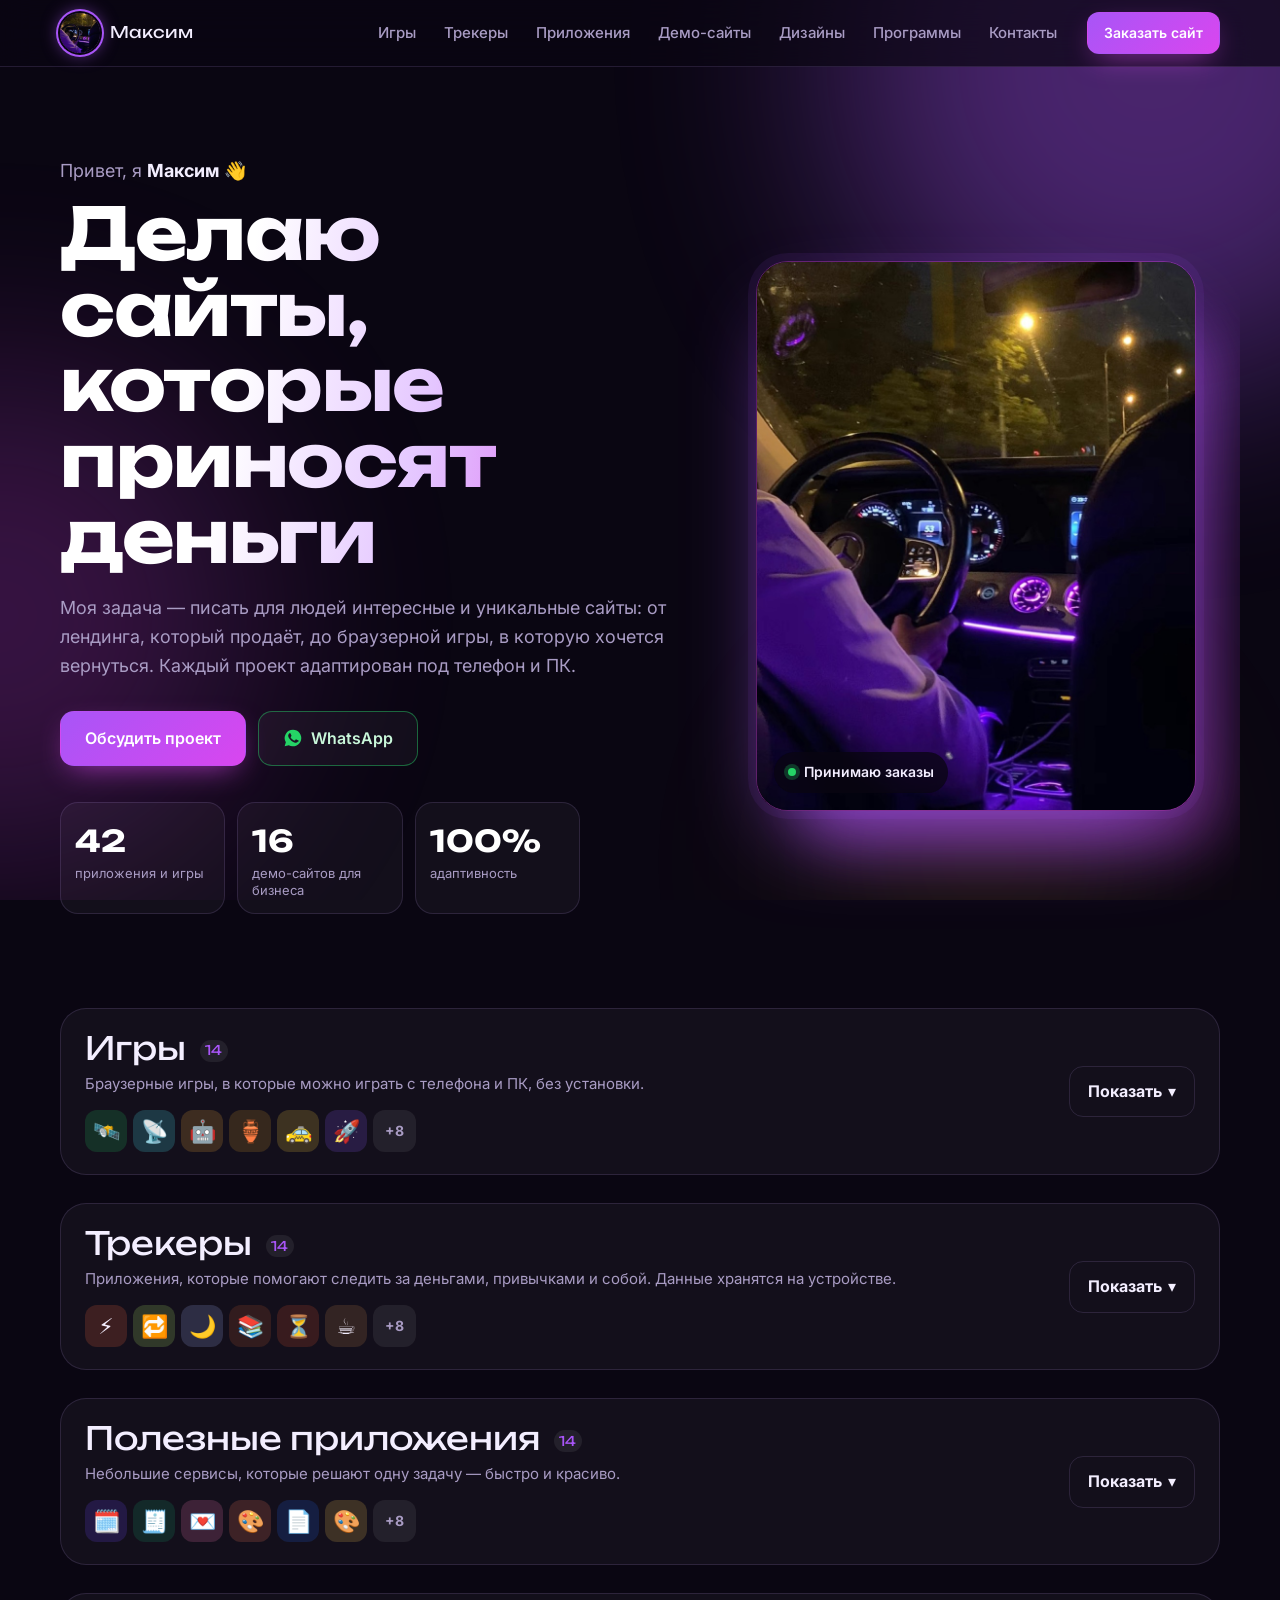
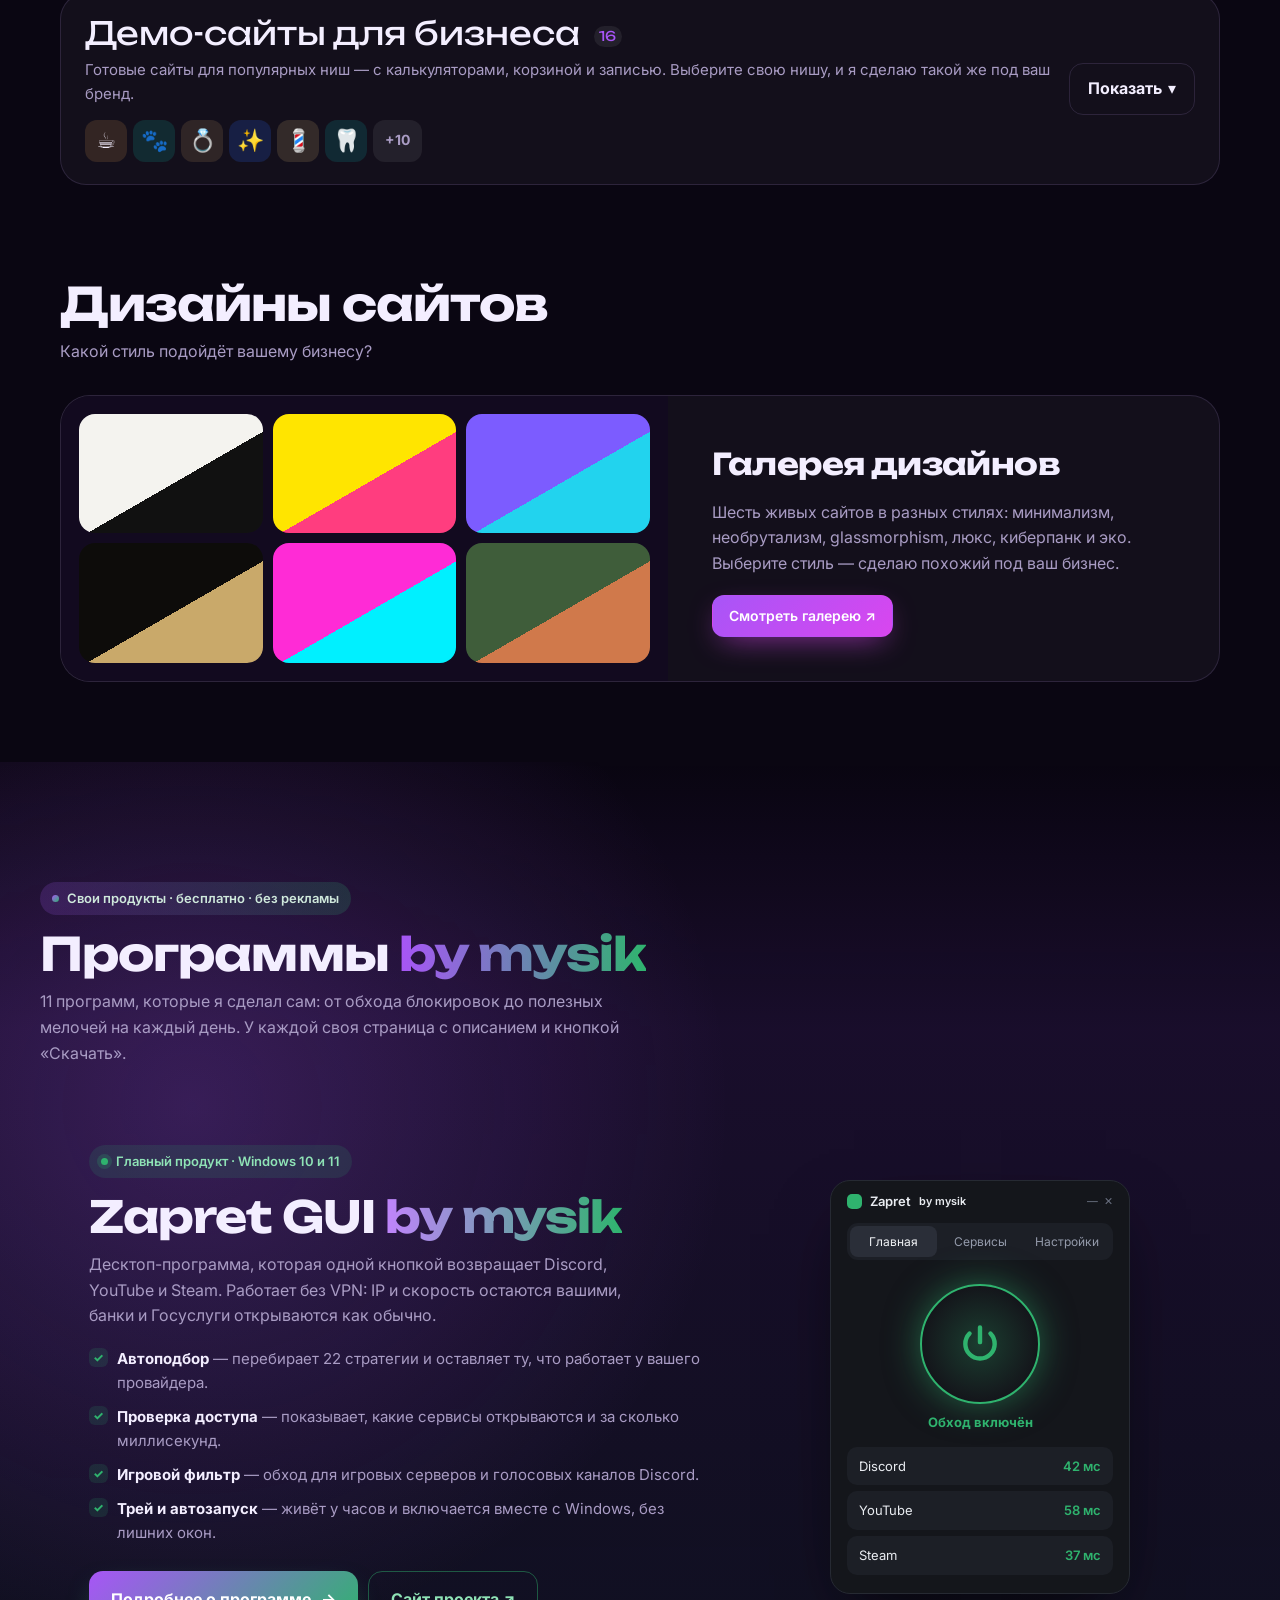
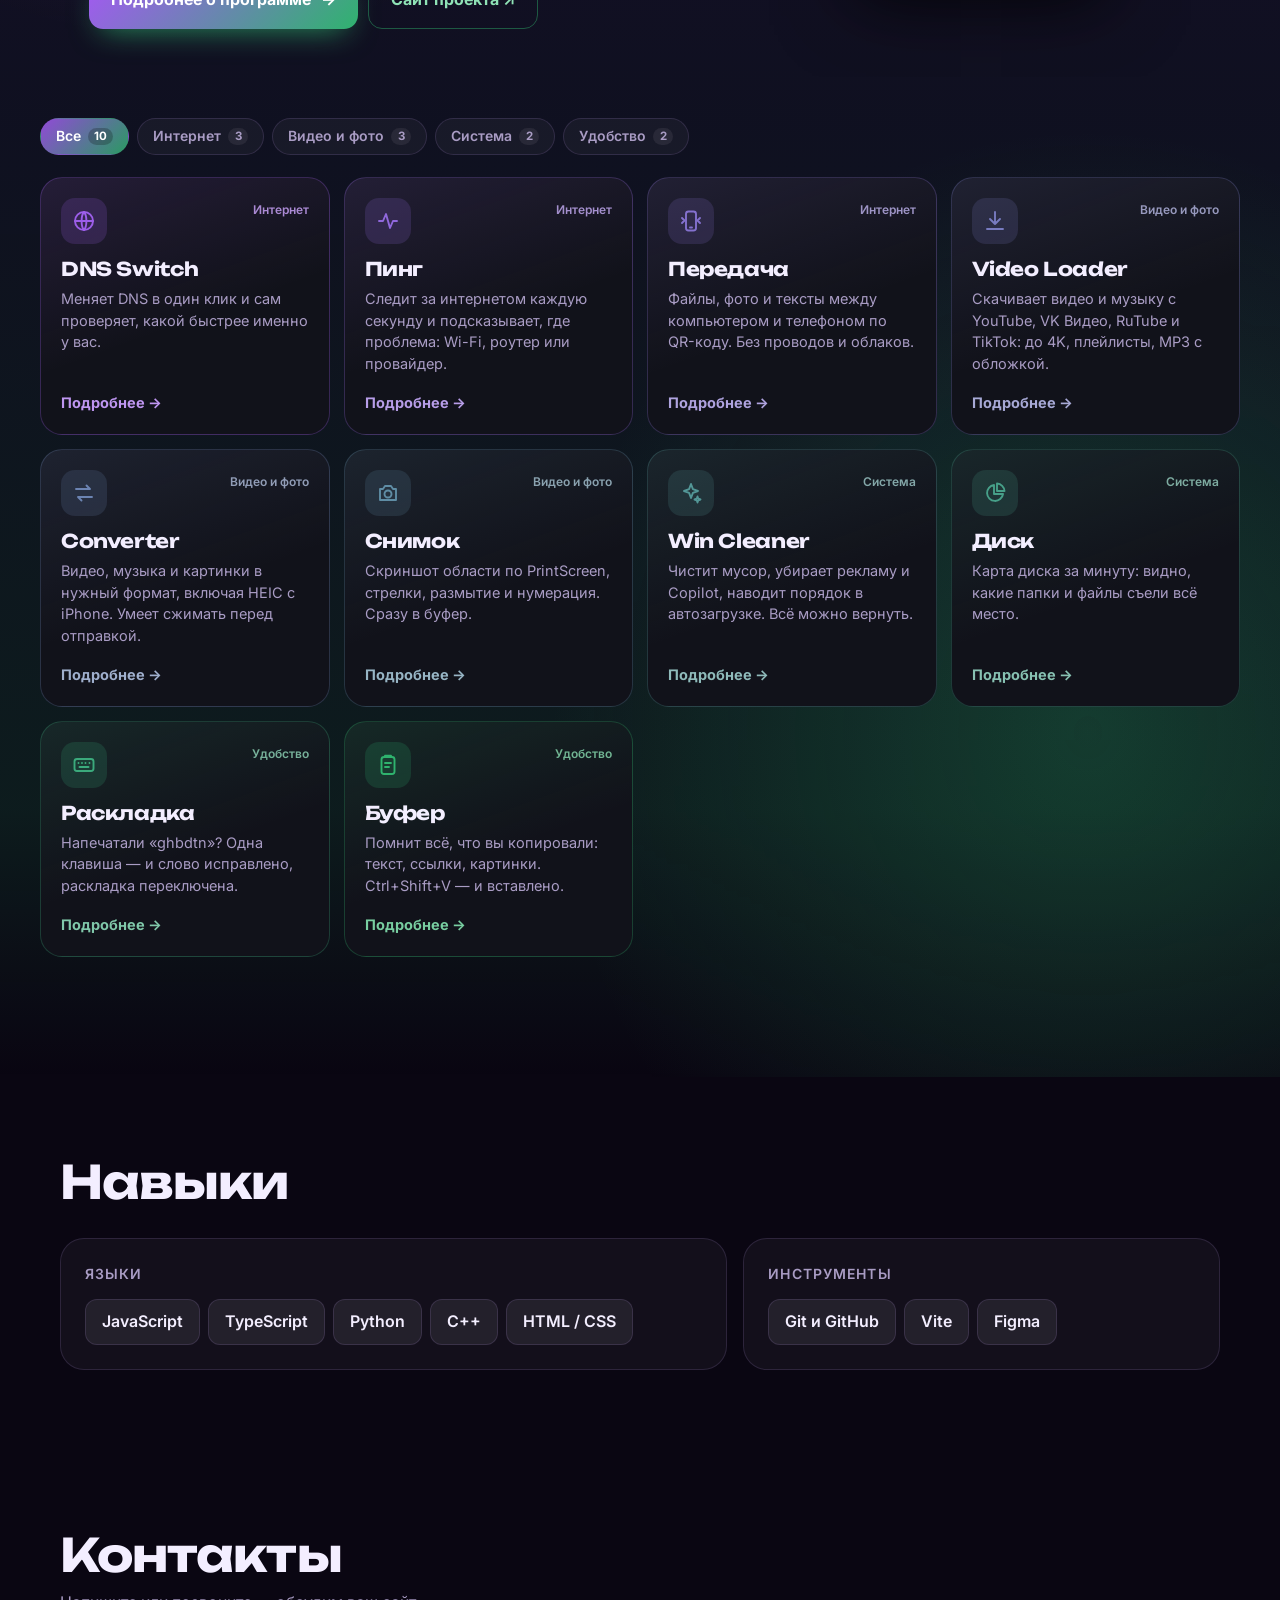
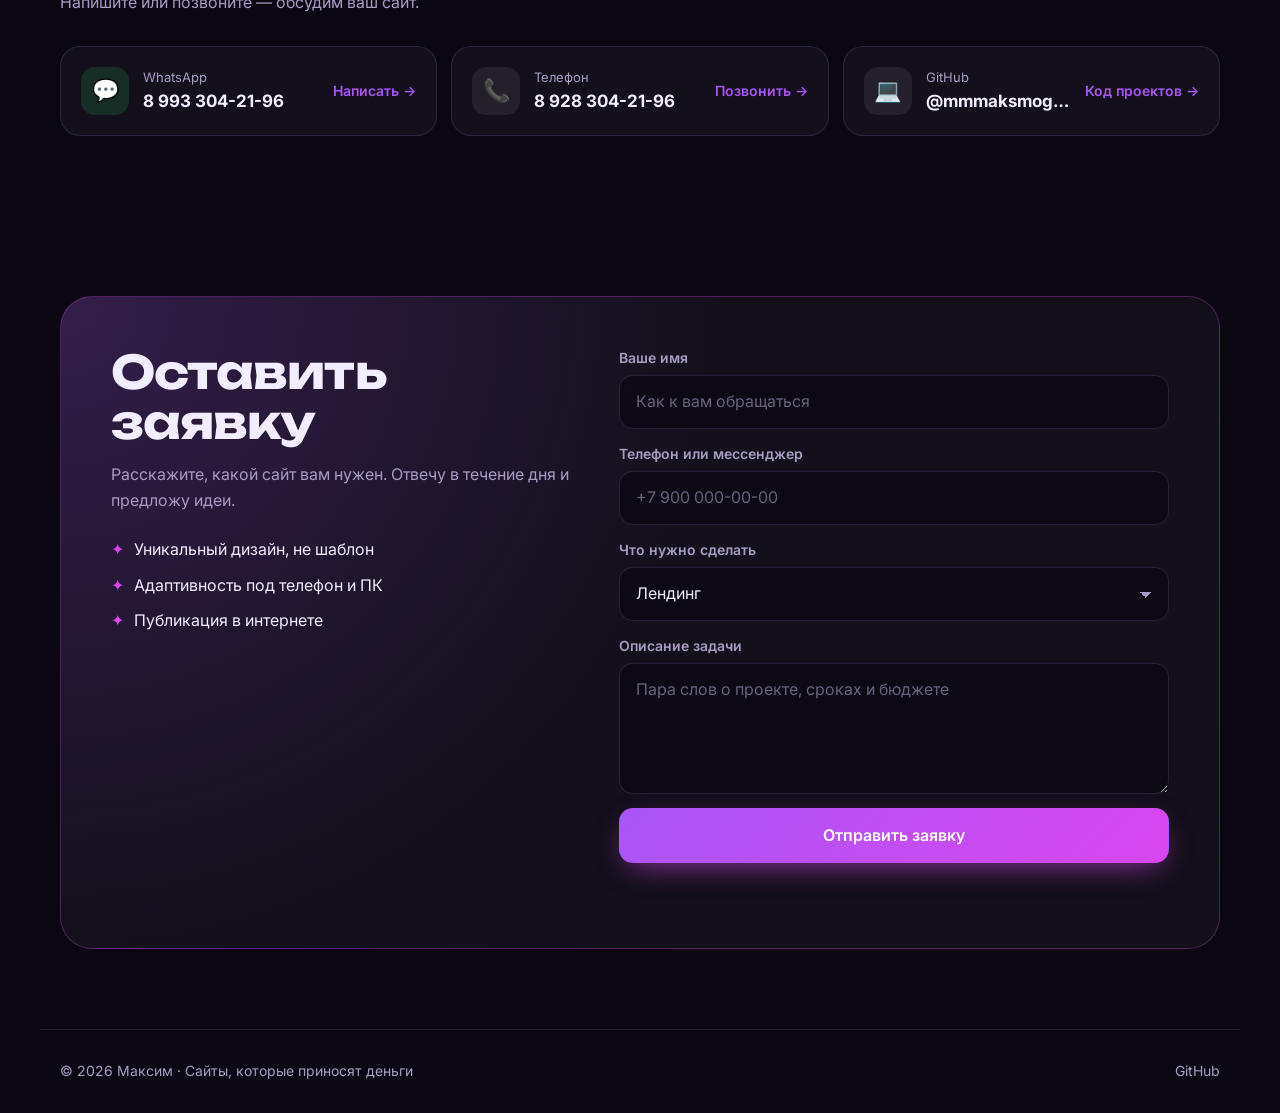
<file: index.html>
<!doctype html>
<html lang="ru">
<head>
  <meta charset="utf-8">
  <meta name="viewport" content="width=device-width, initial-scale=1, viewport-fit=cover">
  <title>Максим — сайты, которые приносят деньги</title>
  <meta name="description" content="Разработка уникальных сайтов, веб-игр и приложений. Адаптивно под телефон и ПК. Портфолио: 15 проектов и 6 стилей дизайна.">
  <meta name="theme-color" content="#0a0612">
  <meta property="og:title" content="Максим — сайты, которые приносят деньги">
  <meta property="og:description" content="Уникальные сайты, веб-игры и приложения под ключ.">
  <meta property="og:image" content="img/photo.jpg">
  <link rel="icon" href="img/avatar.jpg" type="image/jpeg">
  <link rel="preconnect" href="https://fonts.googleapis.com">
  <link rel="preconnect" href="https://fonts.gstatic.com" crossorigin>
  <link href="https://fonts.googleapis.com/css2?family=Unbounded:wght@500;700&family=Inter:wght@400;500;600;700&display=swap" rel="stylesheet">
  <link rel="stylesheet" href="css/style.css?v=7">
</head>
<body>
  <div class="glow" aria-hidden="true"><i></i><i></i><i></i></div>

  <header class="nav" id="nav">
    <a class="nav__brand" href="#top">
      <img src="img/avatar.jpg" alt="" width="40" height="40">
      <span id="brandName">Максим</span>
    </a>
    <nav class="nav__links" id="navLinks" aria-label="Разделы">
      <a href="#games">Игры</a>
      <a href="#trackers">Трекеры</a>
      <a href="#apps">Приложения</a>
      <a href="#demos">Демо-сайты</a>
      <a href="#designs">Дизайны</a>
      <a href="#programs">Программы</a>
      <a href="#contact">Контакты</a>
    </nav>
    <a class="btn btn--primary btn--sm nav__cta" href="#order">Заказать сайт</a>
    <button class="nav__burger" id="burger" aria-label="Меню" aria-expanded="false" aria-controls="navLinks"><span></span><span></span></button>
  </header>

  <main id="top">
    <section class="hero">
      <div class="hero__text">
        <p class="hero__hello reveal">Привет, я <b id="name">Максим</b> 👋</p>
        <h1 class="hero__title reveal" id="headline"></h1>
        <p class="hero__intro reveal" id="intro"></p>
        <div class="hero__cta reveal">
          <a class="btn btn--primary" href="#order">Обсудить проект</a>
          <a class="btn btn--wa" id="heroWa" target="_blank" rel="noopener">
            <svg viewBox="0 0 24 24" aria-hidden="true"><path d="M12 2a10 10 0 0 0-8.6 15.1L2 22l5-1.3A10 10 0 1 0 12 2zm5.8 14.2c-.2.7-1.4 1.3-2 1.4-.5 0-1.1.1-3.5-.9-2.9-1.2-4.8-4.2-4.9-4.4-.1-.2-1.2-1.6-1.2-3s.8-2.2 1-2.5c.3-.3.6-.4.8-.4h.6c.2 0 .4 0 .6.5l.9 2.1c.1.2.1.4 0 .6l-.4.6-.4.5c-.1.2-.3.3-.1.6.2.3.8 1.4 1.8 2.2 1.2 1.1 2.3 1.4 2.6 1.6.3.1.5.1.7-.1l1-1.2c.2-.3.4-.2.7-.1l2 1c.3.1.5.2.6.3.1.2.1.8-.1 1.5z"/></svg>
            WhatsApp
          </a>
        </div>
        <ul class="stats reveal" id="stats"></ul>
      </div>
      <figure class="hero__photo reveal">
        <img src="img/photo.jpg" alt="Максим за рулём ночью" width="900" height="1178">
        <figcaption><span class="dot"></span>Принимаю заказы</figcaption>
      </figure>
    </section>

    <div id="sections"></div>

    <section class="section" id="designs">
      <div class="section__head reveal">
        <h2 class="section__title">Дизайны сайтов</h2>
        <p class="section__lead">Какой стиль подойдёт вашему бизнесу?</p>
      </div>
      <a class="designs-card reveal" id="designsCard">
        <div class="designs-card__art" aria-hidden="true">
          <i style="--c1:#f4f3ef;--c2:#111"></i><i style="--c1:#ffe500;--c2:#ff3d7f"></i><i style="--c1:#7c5cff;--c2:#22d3ee"></i>
          <i style="--c1:#0d0c0a;--c2:#c9a96a"></i><i style="--c1:#ff2bd6;--c2:#00f0ff"></i><i style="--c1:#3f5d3a;--c2:#d0794b"></i>
        </div>
        <div class="designs-card__body">
          <h3 id="designsTitle"></h3>
          <p id="designsDesc"></p>
          <span class="btn btn--primary btn--sm">Смотреть галерею ↗</span>
        </div>
      </a>
    </section>

    <!-- soft:start -->
    <section class="soft" id="programs">
      <div class="soft__inner">
        <div class="soft__head reveal">
          <span class="soft__tag"><i></i>Свои продукты · бесплатно · без рекламы</span>
          <h2 class="section__title">Программы <span class="soft__grad">by mysik</span></h2>
          <p class="section__lead">11 программ, которые я сделал сам: от обхода блокировок до полезных мелочей на каждый день. У каждой своя страница с описанием и кнопкой «Скачать».</p>
        </div>

        <div class="zapret__card reveal" id="zapret">
          <div class="zapret__body">
            <span class="zapret__tag"><i></i>Главный продукт · Windows 10 и 11</span>
            <h3 class="zapret__title">Zapret GUI <span>by mysik</span></h3>
            <p class="zapret__lead">Десктоп-программа, которая одной кнопкой возвращает Discord, YouTube и Steam. Работает без VPN: IP и скорость остаются вашими, банки и Госуслуги открываются как обычно.</p>
            <ul class="zapret__list">
              <li><b>Автоподбор</b> — перебирает 22 стратегии и оставляет ту, что работает у вашего провайдера.</li><li><b>Проверка доступа</b> — показывает, какие сервисы открываются и за сколько миллисекунд.</li><li><b>Игровой фильтр</b> — обход для игровых серверов и голосовых каналов Discord.</li><li><b>Трей и автозапуск</b> — живёт у часов и включается вместе с Windows, без лишних окон.</li>
            </ul>
            <div class="zapret__actions">
              <a class="zapret__btn" href="soft/zapret.html">Подробнее о программе <span aria-hidden="true">→</span></a>
              <a class="zapret__ghost" href="https://mysik-zapret.netlify.app" target="_blank" rel="noopener">Сайт проекта ↗</a>
            </div>
          </div>
          <div class="zapret__app" aria-hidden="true">
            <div class="zapret__bar"><span><i></i>Zapret <small>by mysik</small></span><small>—&nbsp;&nbsp;✕</small></div>
            <div class="zapret__tabs"><span class="on">Главная</span><span>Сервисы</span><span>Настройки</span></div>
            <div class="zapret__power"><svg viewBox="0 0 24 24"><path d="M12 3v8M6.3 6.3a8 8 0 1 0 11.4 0"/></svg></div>
            <p class="zapret__status">Обход включён</p>
            <div class="zapret__svc"><span>Discord</span><b>42 мс</b></div>
            <div class="zapret__svc"><span>YouTube</span><b>58 мс</b></div>
            <div class="zapret__svc"><span>Steam</span><b>37 мс</b></div>
          </div>
        </div>

        <div class="sw-filter reveal" role="toolbar" aria-label="Категории программ"><button class="sw-chip is-on" data-f="all">Все <b>10</b></button><button class="sw-chip" data-f="net">Интернет <b>3</b></button><button class="sw-chip" data-f="media">Видео и фото <b>3</b></button><button class="sw-chip" data-f="sys">Система <b>2</b></button><button class="sw-chip" data-f="easy">Удобство <b>2</b></button></div>
        <div class="sw-grid reveal" id="swGrid">
          <article class="sw" data-cat="net" style="--a:#9c5ee9">
            <span class="sw__ico"><svg class="" viewBox="0 0 24 24" aria-hidden="true"><circle cx="12" cy="12" r="9"/><path d="M3 12h18M12 3c3.2 3.6 3.2 14.4 0 18M12 3c-3.2 3.6-3.2 14.4 0 18"/></svg></span>
            <span class="sw__cat">Интернет</span>
            <h3><a class="sw__link" href="soft/dns-switch.html">DNS Switch</a></h3>
            <p>Меняет DNS в один клик и сам проверяет, какой быстрее именно у вас.</p>
            <span class="sw__more">Подробнее <span aria-hidden="true">→</span></span>
          </article>
          <article class="sw" data-cat="net" style="--a:#9068dc">
            <span class="sw__ico"><svg class="" viewBox="0 0 24 24" aria-hidden="true"><path d="M3 12h4l3-7 4 14 3-7h4"/></svg></span>
            <span class="sw__cat">Интернет</span>
            <h3><a class="sw__link" href="soft/ping.html">Пинг</a></h3>
            <p>Следит за интернетом каждую секунду и подсказывает, где проблема: Wi-Fi, роутер или провайдер.</p>
            <span class="sw__more">Подробнее <span aria-hidden="true">→</span></span>
          </article>
          <article class="sw" data-cat="net" style="--a:#8471ce">
            <span class="sw__ico"><svg class="" viewBox="0 0 24 24" aria-hidden="true"><rect x="7" y="2.5" width="10" height="19" rx="2.5"/><path d="M11 18.5h2M3 9l2.5 2.5L3 14M21 9l-2.5 2.5L21 14"/></svg></span>
            <span class="sw__cat">Интернет</span>
            <h3><a class="sw__link" href="soft/peredacha.html">Передача</a></h3>
            <p>Файлы, фото и тексты между компьютером и телефоном по QR-коду. Без проводов и облаков.</p>
            <span class="sw__more">Подробнее <span aria-hidden="true">→</span></span>
          </article>
          <article class="sw" data-cat="media" style="--a:#787bc0">
            <span class="sw__ico"><svg class="" viewBox="0 0 24 24" aria-hidden="true"><path d="M12 3v12M7 10l5 5 5-5M4 20h16"/></svg></span>
            <span class="sw__cat">Видео и фото</span>
            <h3><a class="sw__link" href="soft/video-loader.html">Video Loader</a></h3>
            <p>Скачивает видео и музыку с YouTube, VK Видео, RuTube и TikTok: до 4K, плейлисты, MP3 с обложкой.</p>
            <span class="sw__more">Подробнее <span aria-hidden="true">→</span></span>
          </article>
          <article class="sw" data-cat="media" style="--a:#6c84b2">
            <span class="sw__ico"><svg class="" viewBox="0 0 24 24" aria-hidden="true"><path d="M4 8h14l-3.5-3.5M20 16H6l3.5 3.5"/></svg></span>
            <span class="sw__cat">Видео и фото</span>
            <h3><a class="sw__link" href="soft/converter.html">Converter</a></h3>
            <p>Видео, музыка и картинки в нужный формат, включая HEIC с iPhone. Умеет сжимать перед отправкой.</p>
            <span class="sw__more">Подробнее <span aria-hidden="true">→</span></span>
          </article>
          <article class="sw" data-cat="media" style="--a:#5f8da5">
            <span class="sw__ico"><svg class="" viewBox="0 0 24 24" aria-hidden="true"><path d="M4 8h3l2-3h6l2 3h3v11H4z"/><circle cx="12" cy="13" r="3.5"/></svg></span>
            <span class="sw__cat">Видео и фото</span>
            <h3><a class="sw__link" href="soft/snimok.html">Снимок</a></h3>
            <p>Скриншот области по PrintScreen, стрелки, размытие и нумерация. Сразу в буфер.</p>
            <span class="sw__more">Подробнее <span aria-hidden="true">→</span></span>
          </article>
          <article class="sw" data-cat="sys" style="--a:#539797">
            <span class="sw__ico"><svg class="" viewBox="0 0 24 24" aria-hidden="true"><path d="M12 3l1.9 5.1L19 10l-5.1 1.9L12 17l-1.9-5.1L5 10l5.1-1.9zM18.5 15.5l.8 2.2 2.2.8-2.2.8-.8 2.2-.8-2.2-2.2-.8 2.2-.8z"/></svg></span>
            <span class="sw__cat">Система</span>
            <h3><a class="sw__link" href="soft/win-cleaner.html">Win Cleaner</a></h3>
            <p>Чистит мусор, убирает рекламу и Copilot, наводит порядок в автозагрузке. Всё можно вернуть.</p>
            <span class="sw__more">Подробнее <span aria-hidden="true">→</span></span>
          </article>
          <article class="sw" data-cat="sys" style="--a:#47a089">
            <span class="sw__ico"><svg class="" viewBox="0 0 24 24" aria-hidden="true"><path d="M11 4a8 8 0 1 0 9 9h-9z"/><path d="M14 2.5a8 8 0 0 1 7.5 7.5H14z"/></svg></span>
            <span class="sw__cat">Система</span>
            <h3><a class="sw__link" href="soft/disk.html">Диск</a></h3>
            <p>Карта диска за минуту: видно, какие папки и файлы съели всё место.</p>
            <span class="sw__more">Подробнее <span aria-hidden="true">→</span></span>
          </article>
          <article class="sw" data-cat="easy" style="--a:#3baa7c">
            <span class="sw__ico"><svg class="" viewBox="0 0 24 24" aria-hidden="true"><rect x="2.5" y="6" width="19" height="12" rx="2.5"/><path d="M6.5 10h.01M10 10h.01M13.5 10h.01M17.5 10h.01M7.5 14h9"/></svg></span>
            <span class="sw__cat">Удобство</span>
            <h3><a class="sw__link" href="soft/raskladka.html">Раскладка</a></h3>
            <p>Напечатали «ghbdtn»? Одна клавиша — и слово исправлено, раскладка переключена.</p>
            <span class="sw__more">Подробнее <span aria-hidden="true">→</span></span>
          </article>
          <article class="sw" data-cat="easy" style="--a:#2fb36e">
            <span class="sw__ico"><svg class="" viewBox="0 0 24 24" aria-hidden="true"><rect x="5.5" y="4" width="13" height="17" rx="2.5"/><path d="M9 4V2.8h6V4M9 10h6M9 14h4"/></svg></span>
            <span class="sw__cat">Удобство</span>
            <h3><a class="sw__link" href="soft/bufer.html">Буфер</a></h3>
            <p>Помнит всё, что вы копировали: текст, ссылки, картинки. Ctrl+Shift+V — и вставлено.</p>
            <span class="sw__more">Подробнее <span aria-hidden="true">→</span></span>
          </article>
        </div>
      </div>
    </section>
    <!-- soft:end -->

    <section class="section" id="skills">
      <div class="section__head reveal">
        <h2 class="section__title">Навыки</h2>
      </div>
      <div class="skills reveal">
        <div class="skill"><h3>Языки</h3><ul class="chips" id="langs"></ul></div>
        <div class="skill"><h3>Инструменты</h3><ul class="chips" id="tools"></ul></div>
      </div>
    </section>

    <section class="section" id="contact">
      <div class="section__head reveal">
        <h2 class="section__title">Контакты</h2>
        <p class="section__lead">Напишите или позвоните — обсудим ваш сайт.</p>
      </div>
      <div class="contacts reveal" id="contacts"></div>
    </section>

    <section class="section" id="order">
      <div class="order reveal">
        <div class="order__text">
          <h2 class="section__title">Оставить заявку</h2>
          <p>Расскажите, какой сайт вам нужен. Отвечу в течение дня и предложу идеи.</p>
          <ul class="order__perks">
            <li>Уникальный дизайн, не шаблон</li>
            <li>Адаптивность под телефон и ПК</li>
            <li>Публикация в интернете</li>
          </ul>
        </div>
        <form class="form" id="orderForm" novalidate>
          <label class="field"><span>Ваше имя</span><input name="name" required maxlength="60" autocomplete="name" placeholder="Как к вам обращаться"></label>
          <label class="field"><span>Телефон или мессенджер</span><input name="contact" required maxlength="80" autocomplete="tel" inputmode="tel" placeholder="+7 900 000-00-00"></label>
          <label class="field"><span>Что нужно сделать</span>
            <select name="type">
              <option>Лендинг</option>
              <option>Интернет-магазин</option>
              <option>Сайт компании</option>
              <option>Веб-игра</option>
              <option>Веб-приложение</option>
              <option>Другое</option>
            </select>
          </label>
          <label class="field"><span>Описание задачи</span><textarea name="message" rows="4" maxlength="2000" placeholder="Пара слов о проекте, сроках и бюджете"></textarea></label>
          <input type="text" name="_honey" class="honey" tabindex="-1" autocomplete="off" aria-hidden="true">
          <button class="btn btn--primary btn--block" type="submit">Отправить заявку</button>
          <p class="form__status" id="formStatus" role="status"></p>
        </form>
      </div>
    </section>
  </main>

  <footer class="footer">
    <span>© <span id="year"></span> Максим · Сайты, которые приносят деньги</span>
    <a id="footerGh" target="_blank" rel="noopener">GitHub</a>
  </footer>

  <script type="module" src="js/main.js?v=3"></script>
  <script src="js/soft.js?v=1" defer></script>
</body>
</html>
</file>
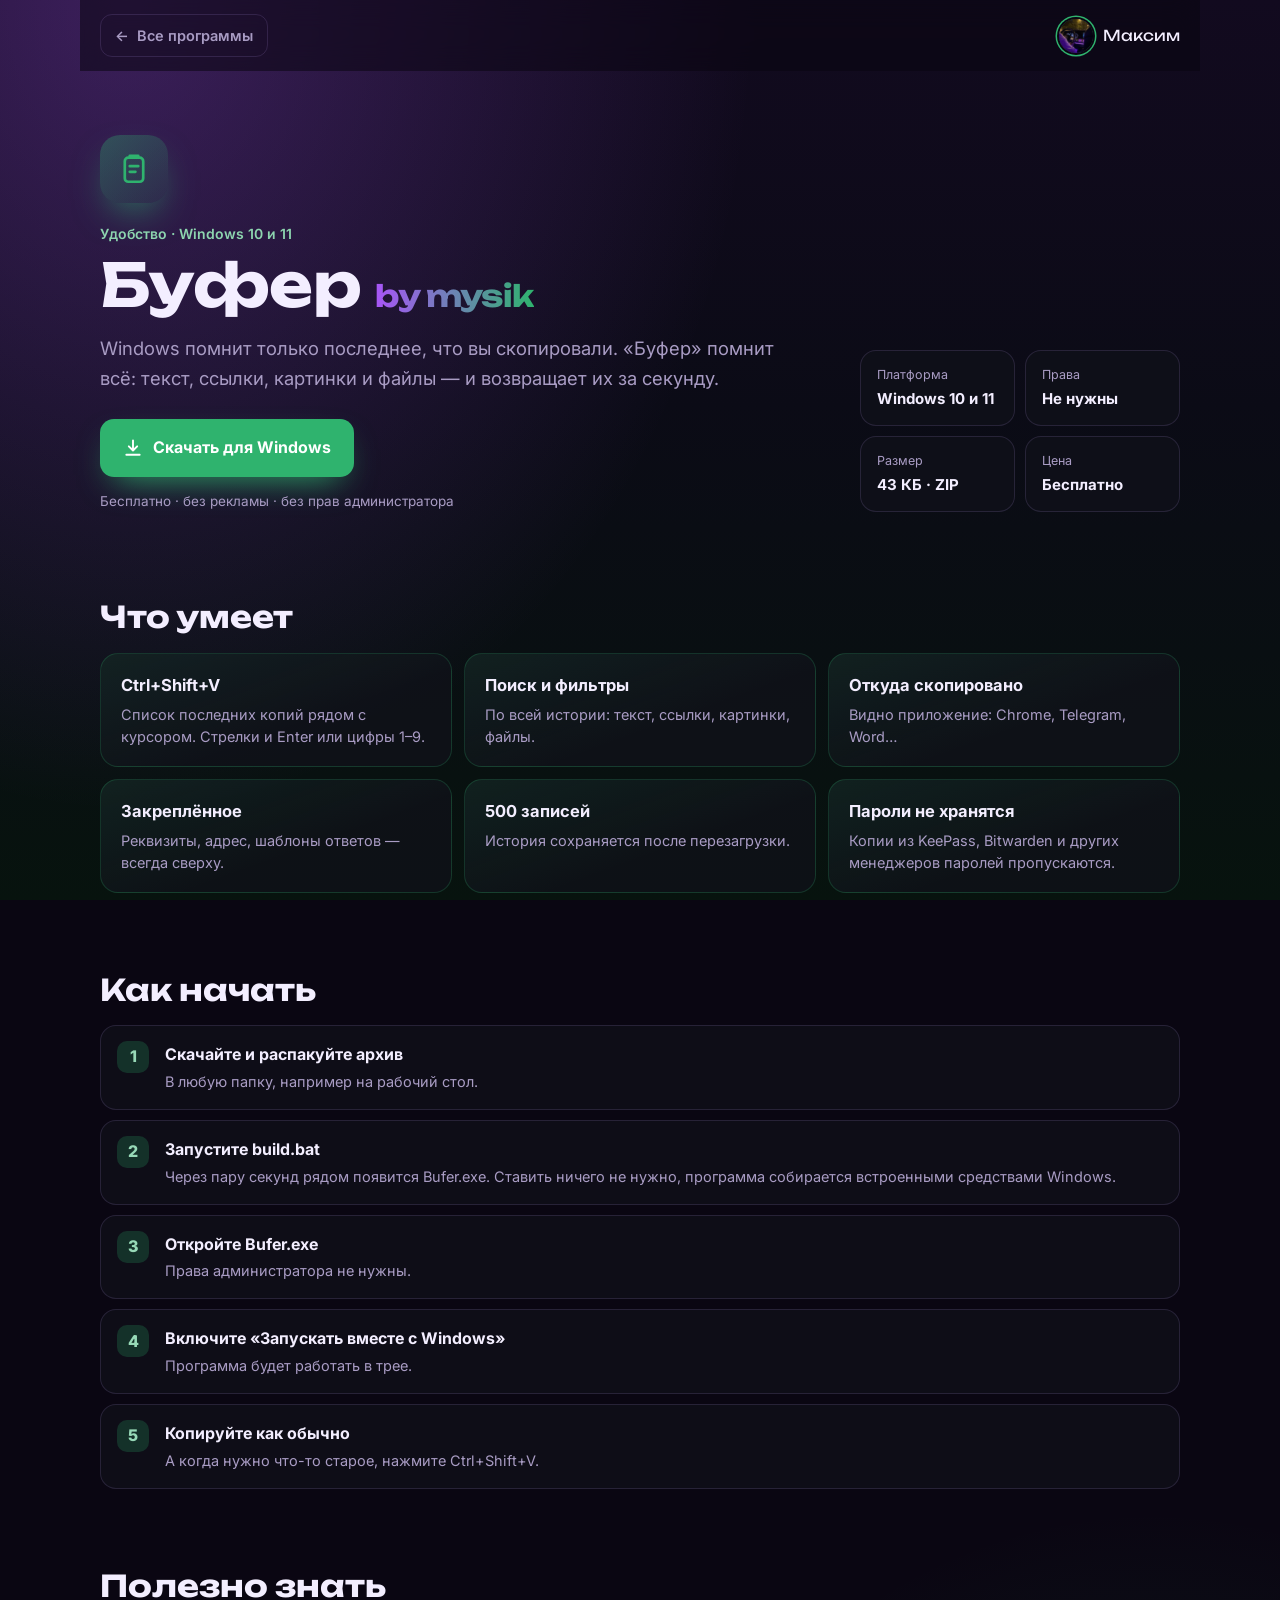
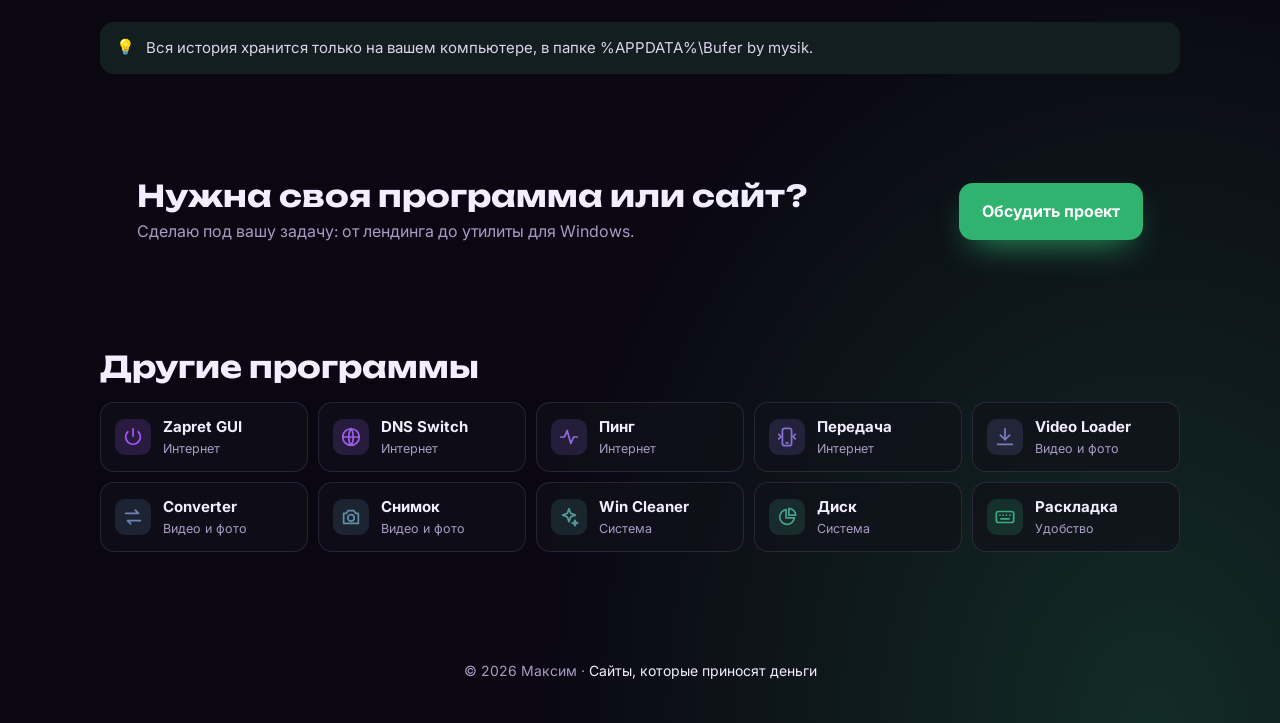
<file: soft/bufer.html>
<!doctype html>
<html lang="ru">
<head>
  <meta charset="utf-8">
  <meta name="viewport" content="width=device-width, initial-scale=1, viewport-fit=cover">
  <title>Буфер by mysik — удобство, Windows 10 и 11</title>
  <meta name="description" content="Помнит всё, что вы копировали: текст, ссылки, картинки. Ctrl+Shift+V — и вставлено.">
  <meta name="theme-color" content="#0a0612">
  <meta property="og:title" content="Буфер by mysik">
  <meta property="og:description" content="Помнит всё, что вы копировали: текст, ссылки, картинки. Ctrl+Shift+V — и вставлено.">
  <link rel="icon" href="../img/avatar.jpg" type="image/jpeg">
  <link rel="preconnect" href="https://fonts.googleapis.com">
  <link rel="preconnect" href="https://fonts.gstatic.com" crossorigin>
  <link href="https://fonts.googleapis.com/css2?family=Unbounded:wght@500;700&family=Inter:wght@400;500;600;700&display=swap" rel="stylesheet">
  <link rel="stylesheet" href="soft.css?v=1">
</head>
<body style="--a:#2fb36e">
  <header class="sp-nav">
    <a class="sp-back" href="../#programs"><span aria-hidden="true">←</span> Все программы</a>
    <a class="sp-brand" href="../"><img src="../img/avatar.jpg" alt="" width="34" height="34"><span>Максим</span></a>
  </header>

  <main class="sp">
    <section class="sp-hero">
      <div class="sp-hero__text">
        <span class="sp-ico"><svg class="" viewBox="0 0 24 24" aria-hidden="true"><rect x="5.5" y="4" width="13" height="17" rx="2.5"/><path d="M9 4V2.8h6V4M9 10h6M9 14h4"/></svg></span>
        <p class="sp-kicker">Удобство · Windows 10 и 11</p>
        <h1>Буфер <span>by mysik</span></h1>
        <p class="sp-lead">Windows помнит только последнее, что вы скопировали. «Буфер» помнит всё: текст, ссылки, картинки и файлы — и возвращает их за секунду.</p>
        <div class="sp-actions">
          <a class="sp-btn" href="files/Bufer.zip" download><svg class="" viewBox="0 0 24 24" aria-hidden="true"><path d="M12 3v12M7 10l5 5 5-5M4 20h16"/></svg>Скачать для Windows</a>
        </div>
        <p class="sp-note">Бесплатно · без рекламы · без прав администратора</p>
      </div>
      <dl class="sp-facts">
        <div><dt>Платформа</dt><dd>Windows 10 и 11</dd></div><div><dt>Права</dt><dd>Не нужны</dd></div><div><dt>Размер</dt><dd>43 КБ · ZIP</dd></div><div><dt>Цена</dt><dd>Бесплатно</dd></div>
      </dl>
    </section>

    <section class="sp-sec">
      <h2>Что умеет</h2>
      <div class="sp-feats">
        <article><h3>Ctrl+Shift+V</h3><p>Список последних копий рядом с курсором. Стрелки и Enter или цифры 1–9.</p></article><article><h3>Поиск и фильтры</h3><p>По всей истории: текст, ссылки, картинки, файлы.</p></article><article><h3>Откуда скопировано</h3><p>Видно приложение: Chrome, Telegram, Word…</p></article><article><h3>Закреплённое</h3><p>Реквизиты, адрес, шаблоны ответов — всегда сверху.</p></article><article><h3>500 записей</h3><p>История сохраняется после перезагрузки.</p></article><article><h3>Пароли не хранятся</h3><p>Копии из KeePass, Bitwarden и других менеджеров паролей пропускаются.</p></article>
      </div>
    </section>

    <section class="sp-sec">
      <h2>Как начать</h2>
      <ol class="sp-steps">
        <li><b>Скачайте и распакуйте архив</b><span>В любую папку, например на рабочий стол.</span></li><li><b>Запустите build.bat</b><span>Через пару секунд рядом появится Bufer.exe. Ставить ничего не нужно, программа собирается встроенными средствами Windows.</span></li><li><b>Откройте Bufer.exe</b><span>Права администратора не нужны.</span></li><li><b>Включите «Запускать вместе с Windows»</b><span>Программа будет работать в трее.</span></li><li><b>Копируйте как обычно</b><span>А когда нужно что-то старое, нажмите Ctrl+Shift+V.</span></li>
      </ol>
    </section>

    <section class="sp-sec">
      <h2>Полезно знать</h2>
      <ul class="sp-tips"><li>Вся история хранится только на вашем компьютере, в папке %APPDATA%\Bufer by mysik.</li></ul>
    </section>

    <section class="sp-cta">
      <div>
        <h2>Нужна своя программа или сайт?</h2>
        <p>Сделаю под вашу задачу: от лендинга до утилиты для Windows.</p>
      </div>
      <a class="sp-btn" href="../#order">Обсудить проект</a>
    </section>

    <section class="sp-sec">
      <h2>Другие программы</h2>
      <div class="sp-others">
        <a href="zapret.html" style="--a:#a855f7"><svg class="" viewBox="0 0 24 24" aria-hidden="true"><path d="M12 3v8M6.3 6.3a8 8 0 1 0 11.4 0"/></svg><span><b>Zapret GUI</b><small>Интернет</small></span></a><a href="dns-switch.html" style="--a:#9c5ee9"><svg class="" viewBox="0 0 24 24" aria-hidden="true"><circle cx="12" cy="12" r="9"/><path d="M3 12h18M12 3c3.2 3.6 3.2 14.4 0 18M12 3c-3.2 3.6-3.2 14.4 0 18"/></svg><span><b>DNS Switch</b><small>Интернет</small></span></a><a href="ping.html" style="--a:#9068dc"><svg class="" viewBox="0 0 24 24" aria-hidden="true"><path d="M3 12h4l3-7 4 14 3-7h4"/></svg><span><b>Пинг</b><small>Интернет</small></span></a><a href="peredacha.html" style="--a:#8471ce"><svg class="" viewBox="0 0 24 24" aria-hidden="true"><rect x="7" y="2.5" width="10" height="19" rx="2.5"/><path d="M11 18.5h2M3 9l2.5 2.5L3 14M21 9l-2.5 2.5L21 14"/></svg><span><b>Передача</b><small>Интернет</small></span></a><a href="video-loader.html" style="--a:#787bc0"><svg class="" viewBox="0 0 24 24" aria-hidden="true"><path d="M12 3v12M7 10l5 5 5-5M4 20h16"/></svg><span><b>Video Loader</b><small>Видео и фото</small></span></a><a href="converter.html" style="--a:#6c84b2"><svg class="" viewBox="0 0 24 24" aria-hidden="true"><path d="M4 8h14l-3.5-3.5M20 16H6l3.5 3.5"/></svg><span><b>Converter</b><small>Видео и фото</small></span></a><a href="snimok.html" style="--a:#5f8da5"><svg class="" viewBox="0 0 24 24" aria-hidden="true"><path d="M4 8h3l2-3h6l2 3h3v11H4z"/><circle cx="12" cy="13" r="3.5"/></svg><span><b>Снимок</b><small>Видео и фото</small></span></a><a href="win-cleaner.html" style="--a:#539797"><svg class="" viewBox="0 0 24 24" aria-hidden="true"><path d="M12 3l1.9 5.1L19 10l-5.1 1.9L12 17l-1.9-5.1L5 10l5.1-1.9zM18.5 15.5l.8 2.2 2.2.8-2.2.8-.8 2.2-.8-2.2-2.2-.8 2.2-.8z"/></svg><span><b>Win Cleaner</b><small>Система</small></span></a><a href="disk.html" style="--a:#47a089"><svg class="" viewBox="0 0 24 24" aria-hidden="true"><path d="M11 4a8 8 0 1 0 9 9h-9z"/><path d="M14 2.5a8 8 0 0 1 7.5 7.5H14z"/></svg><span><b>Диск</b><small>Система</small></span></a><a href="raskladka.html" style="--a:#3baa7c"><svg class="" viewBox="0 0 24 24" aria-hidden="true"><rect x="2.5" y="6" width="19" height="12" rx="2.5"/><path d="M6.5 10h.01M10 10h.01M13.5 10h.01M17.5 10h.01M7.5 14h9"/></svg><span><b>Раскладка</b><small>Удобство</small></span></a>
      </div>
    </section>
  </main>

  <footer class="sp-foot">© <span id="y">2026</span> Максим · <a href="../">Сайты, которые приносят деньги</a></footer>
  <script>document.getElementById('y').textContent = new Date().getFullYear();</script>
</body>
</html>
</file>
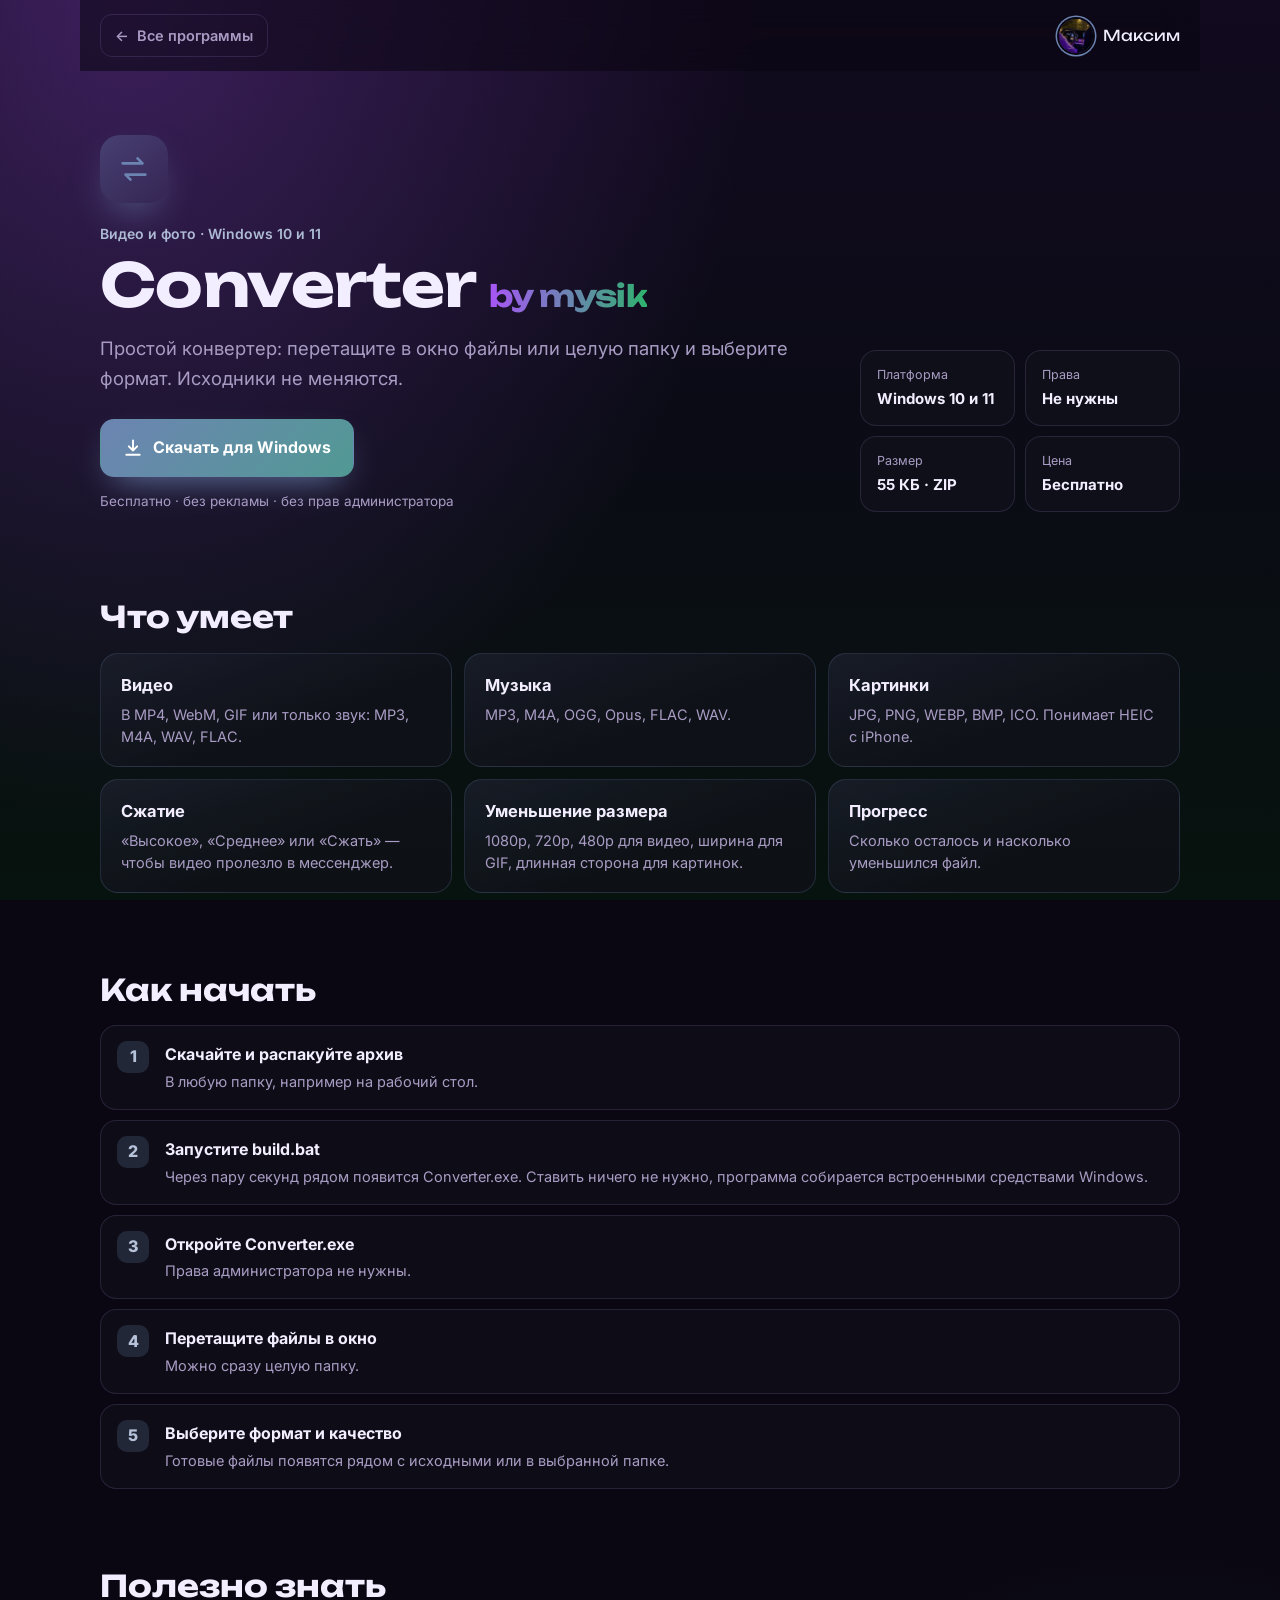
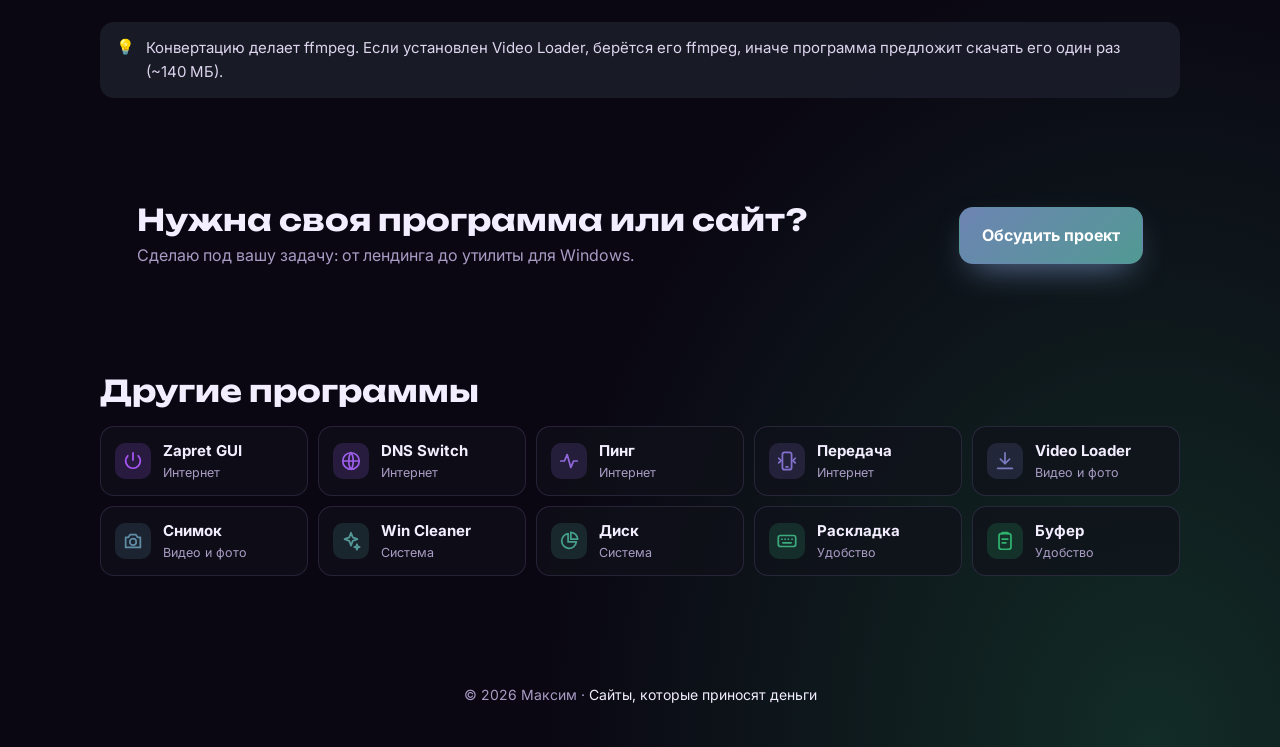
<file: soft/converter.html>
<!doctype html>
<html lang="ru">
<head>
  <meta charset="utf-8">
  <meta name="viewport" content="width=device-width, initial-scale=1, viewport-fit=cover">
  <title>Converter by mysik — видео и фото, Windows 10 и 11</title>
  <meta name="description" content="Видео, музыка и картинки в нужный формат, включая HEIC с iPhone. Умеет сжимать перед отправкой.">
  <meta name="theme-color" content="#0a0612">
  <meta property="og:title" content="Converter by mysik">
  <meta property="og:description" content="Видео, музыка и картинки в нужный формат, включая HEIC с iPhone. Умеет сжимать перед отправкой.">
  <link rel="icon" href="../img/avatar.jpg" type="image/jpeg">
  <link rel="preconnect" href="https://fonts.googleapis.com">
  <link rel="preconnect" href="https://fonts.gstatic.com" crossorigin>
  <link href="https://fonts.googleapis.com/css2?family=Unbounded:wght@500;700&family=Inter:wght@400;500;600;700&display=swap" rel="stylesheet">
  <link rel="stylesheet" href="soft.css?v=1">
</head>
<body style="--a:#6c84b2">
  <header class="sp-nav">
    <a class="sp-back" href="../#programs"><span aria-hidden="true">←</span> Все программы</a>
    <a class="sp-brand" href="../"><img src="../img/avatar.jpg" alt="" width="34" height="34"><span>Максим</span></a>
  </header>

  <main class="sp">
    <section class="sp-hero">
      <div class="sp-hero__text">
        <span class="sp-ico"><svg class="" viewBox="0 0 24 24" aria-hidden="true"><path d="M4 8h14l-3.5-3.5M20 16H6l3.5 3.5"/></svg></span>
        <p class="sp-kicker">Видео и фото · Windows 10 и 11</p>
        <h1>Converter <span>by mysik</span></h1>
        <p class="sp-lead">Простой конвертер: перетащите в окно файлы или целую папку и выберите формат. Исходники не меняются.</p>
        <div class="sp-actions">
          <a class="sp-btn" href="files/Converter.zip" download><svg class="" viewBox="0 0 24 24" aria-hidden="true"><path d="M12 3v12M7 10l5 5 5-5M4 20h16"/></svg>Скачать для Windows</a>
        </div>
        <p class="sp-note">Бесплатно · без рекламы · без прав администратора</p>
      </div>
      <dl class="sp-facts">
        <div><dt>Платформа</dt><dd>Windows 10 и 11</dd></div><div><dt>Права</dt><dd>Не нужны</dd></div><div><dt>Размер</dt><dd>55 КБ · ZIP</dd></div><div><dt>Цена</dt><dd>Бесплатно</dd></div>
      </dl>
    </section>

    <section class="sp-sec">
      <h2>Что умеет</h2>
      <div class="sp-feats">
        <article><h3>Видео</h3><p>В MP4, WebM, GIF или только звук: MP3, M4A, WAV, FLAC.</p></article><article><h3>Музыка</h3><p>MP3, M4A, OGG, Opus, FLAC, WAV.</p></article><article><h3>Картинки</h3><p>JPG, PNG, WEBP, BMP, ICO. Понимает HEIC с iPhone.</p></article><article><h3>Сжатие</h3><p>«Высокое», «Среднее» или «Сжать» — чтобы видео пролезло в мессенджер.</p></article><article><h3>Уменьшение размера</h3><p>1080p, 720p, 480p для видео, ширина для GIF, длинная сторона для картинок.</p></article><article><h3>Прогресс</h3><p>Сколько осталось и насколько уменьшился файл.</p></article>
      </div>
    </section>

    <section class="sp-sec">
      <h2>Как начать</h2>
      <ol class="sp-steps">
        <li><b>Скачайте и распакуйте архив</b><span>В любую папку, например на рабочий стол.</span></li><li><b>Запустите build.bat</b><span>Через пару секунд рядом появится Converter.exe. Ставить ничего не нужно, программа собирается встроенными средствами Windows.</span></li><li><b>Откройте Converter.exe</b><span>Права администратора не нужны.</span></li><li><b>Перетащите файлы в окно</b><span>Можно сразу целую папку.</span></li><li><b>Выберите формат и качество</b><span>Готовые файлы появятся рядом с исходными или в выбранной папке.</span></li>
      </ol>
    </section>

    <section class="sp-sec">
      <h2>Полезно знать</h2>
      <ul class="sp-tips"><li>Конвертацию делает ffmpeg. Если установлен Video Loader, берётся его ffmpeg, иначе программа предложит скачать его один раз (~140 МБ).</li></ul>
    </section>

    <section class="sp-cta">
      <div>
        <h2>Нужна своя программа или сайт?</h2>
        <p>Сделаю под вашу задачу: от лендинга до утилиты для Windows.</p>
      </div>
      <a class="sp-btn" href="../#order">Обсудить проект</a>
    </section>

    <section class="sp-sec">
      <h2>Другие программы</h2>
      <div class="sp-others">
        <a href="zapret.html" style="--a:#a855f7"><svg class="" viewBox="0 0 24 24" aria-hidden="true"><path d="M12 3v8M6.3 6.3a8 8 0 1 0 11.4 0"/></svg><span><b>Zapret GUI</b><small>Интернет</small></span></a><a href="dns-switch.html" style="--a:#9c5ee9"><svg class="" viewBox="0 0 24 24" aria-hidden="true"><circle cx="12" cy="12" r="9"/><path d="M3 12h18M12 3c3.2 3.6 3.2 14.4 0 18M12 3c-3.2 3.6-3.2 14.4 0 18"/></svg><span><b>DNS Switch</b><small>Интернет</small></span></a><a href="ping.html" style="--a:#9068dc"><svg class="" viewBox="0 0 24 24" aria-hidden="true"><path d="M3 12h4l3-7 4 14 3-7h4"/></svg><span><b>Пинг</b><small>Интернет</small></span></a><a href="peredacha.html" style="--a:#8471ce"><svg class="" viewBox="0 0 24 24" aria-hidden="true"><rect x="7" y="2.5" width="10" height="19" rx="2.5"/><path d="M11 18.5h2M3 9l2.5 2.5L3 14M21 9l-2.5 2.5L21 14"/></svg><span><b>Передача</b><small>Интернет</small></span></a><a href="video-loader.html" style="--a:#787bc0"><svg class="" viewBox="0 0 24 24" aria-hidden="true"><path d="M12 3v12M7 10l5 5 5-5M4 20h16"/></svg><span><b>Video Loader</b><small>Видео и фото</small></span></a><a href="snimok.html" style="--a:#5f8da5"><svg class="" viewBox="0 0 24 24" aria-hidden="true"><path d="M4 8h3l2-3h6l2 3h3v11H4z"/><circle cx="12" cy="13" r="3.5"/></svg><span><b>Снимок</b><small>Видео и фото</small></span></a><a href="win-cleaner.html" style="--a:#539797"><svg class="" viewBox="0 0 24 24" aria-hidden="true"><path d="M12 3l1.9 5.1L19 10l-5.1 1.9L12 17l-1.9-5.1L5 10l5.1-1.9zM18.5 15.5l.8 2.2 2.2.8-2.2.8-.8 2.2-.8-2.2-2.2-.8 2.2-.8z"/></svg><span><b>Win Cleaner</b><small>Система</small></span></a><a href="disk.html" style="--a:#47a089"><svg class="" viewBox="0 0 24 24" aria-hidden="true"><path d="M11 4a8 8 0 1 0 9 9h-9z"/><path d="M14 2.5a8 8 0 0 1 7.5 7.5H14z"/></svg><span><b>Диск</b><small>Система</small></span></a><a href="raskladka.html" style="--a:#3baa7c"><svg class="" viewBox="0 0 24 24" aria-hidden="true"><rect x="2.5" y="6" width="19" height="12" rx="2.5"/><path d="M6.5 10h.01M10 10h.01M13.5 10h.01M17.5 10h.01M7.5 14h9"/></svg><span><b>Раскладка</b><small>Удобство</small></span></a><a href="bufer.html" style="--a:#2fb36e"><svg class="" viewBox="0 0 24 24" aria-hidden="true"><rect x="5.5" y="4" width="13" height="17" rx="2.5"/><path d="M9 4V2.8h6V4M9 10h6M9 14h4"/></svg><span><b>Буфер</b><small>Удобство</small></span></a>
      </div>
    </section>
  </main>

  <footer class="sp-foot">© <span id="y">2026</span> Максим · <a href="../">Сайты, которые приносят деньги</a></footer>
  <script>document.getElementById('y').textContent = new Date().getFullYear();</script>
</body>
</html>
</file>
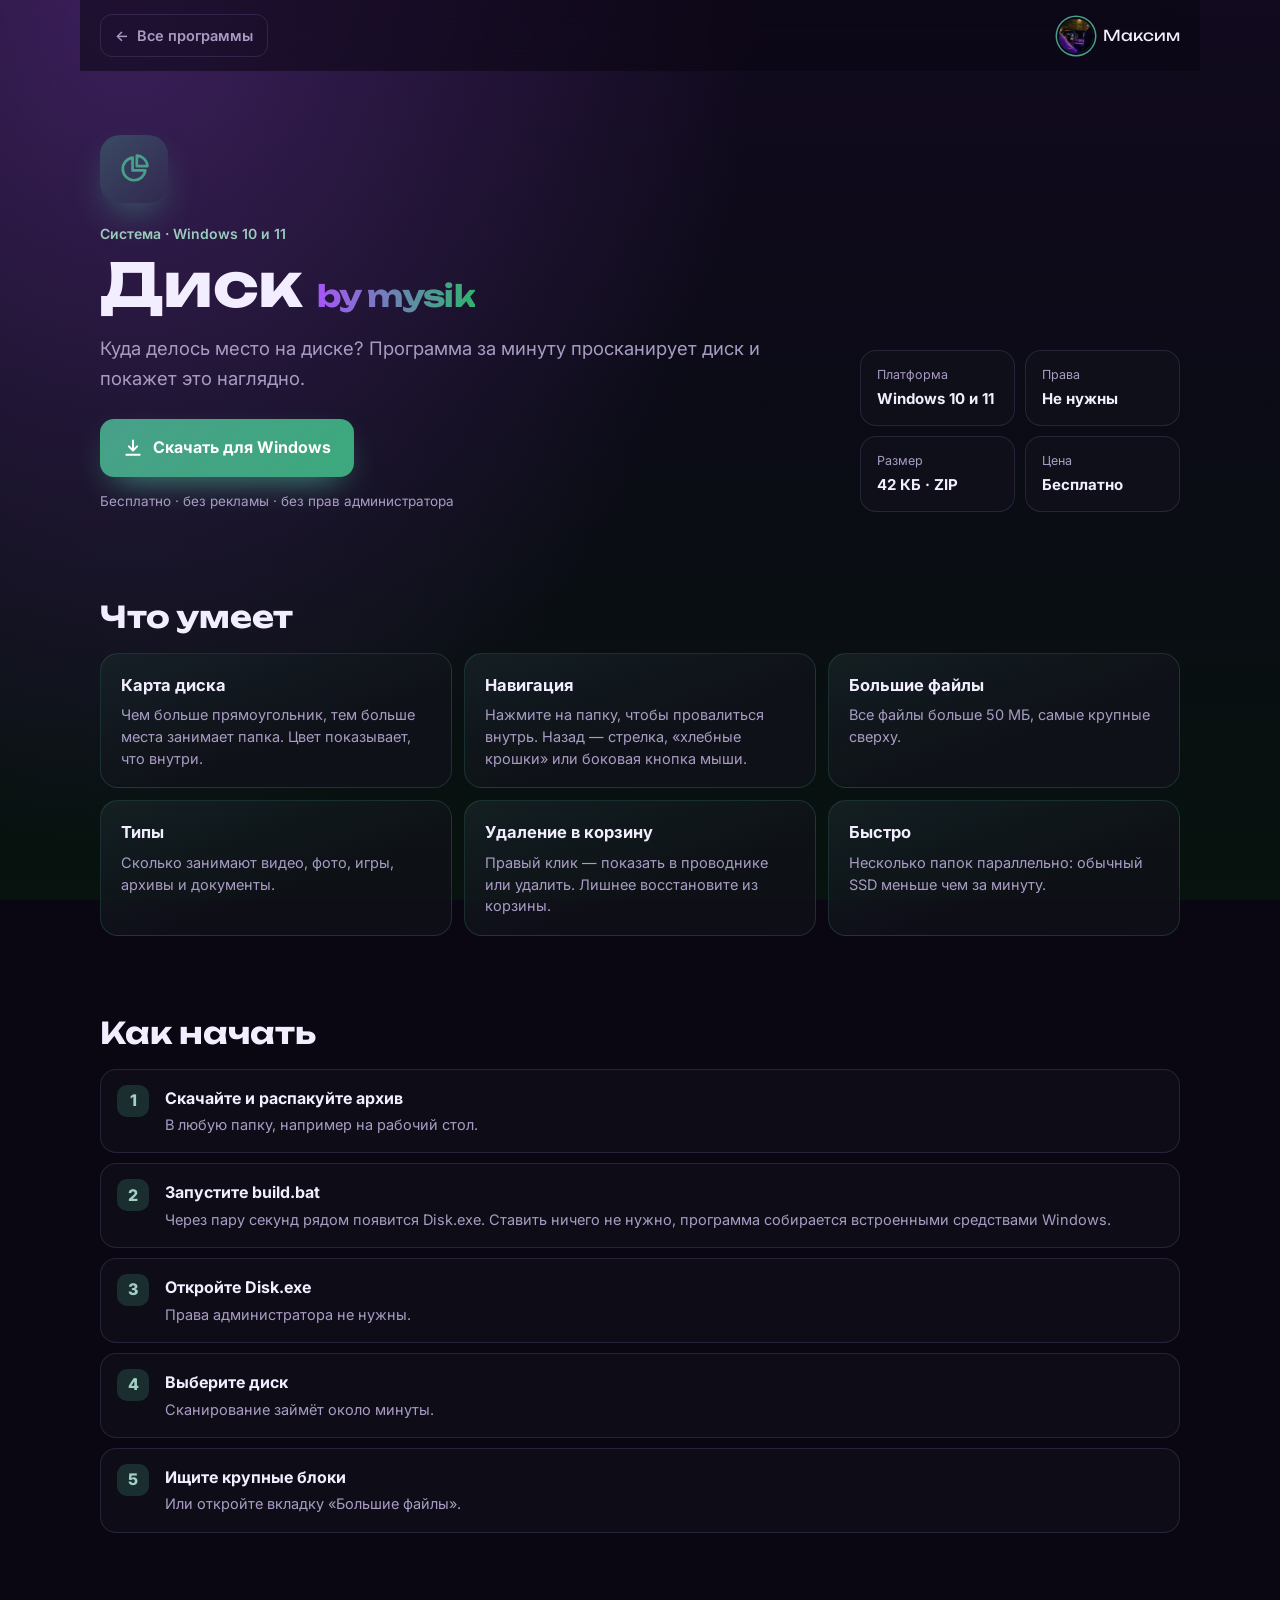
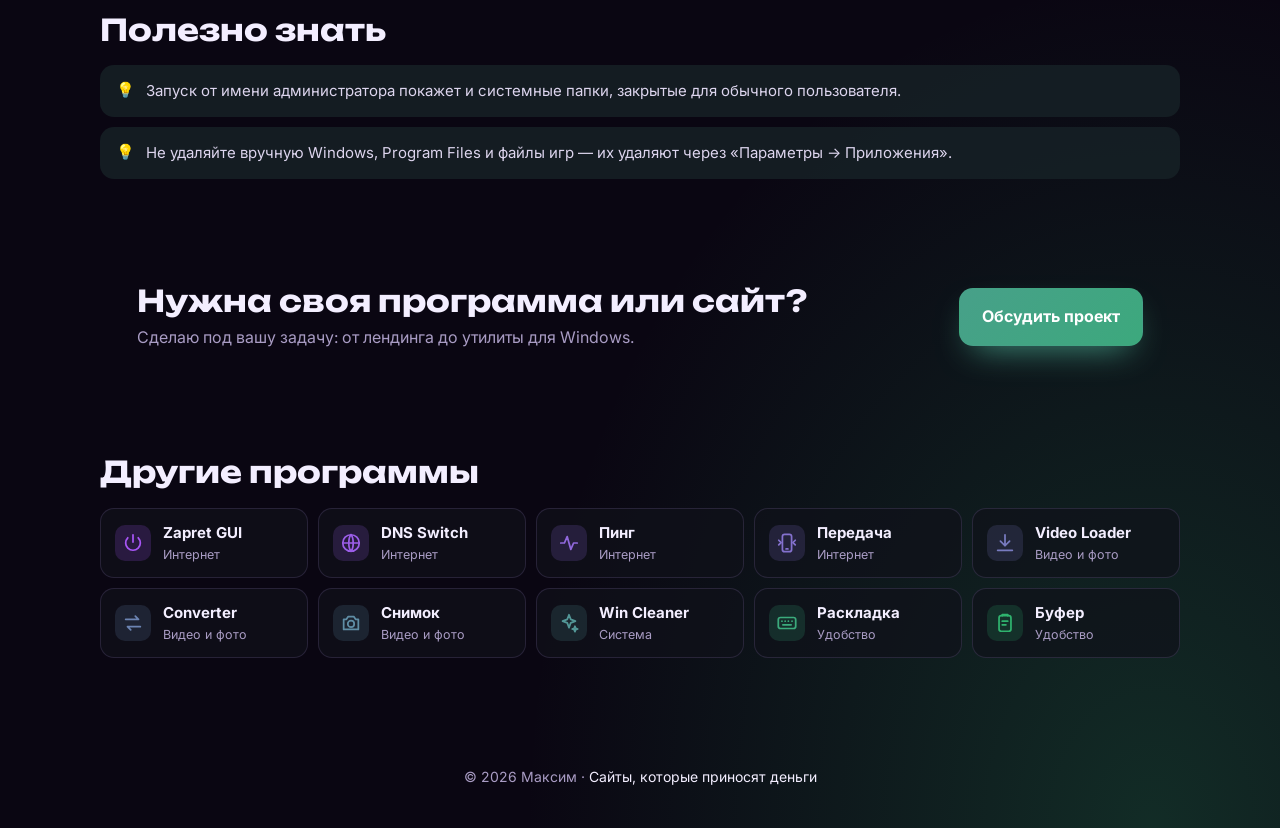
<file: soft/disk.html>
<!doctype html>
<html lang="ru">
<head>
  <meta charset="utf-8">
  <meta name="viewport" content="width=device-width, initial-scale=1, viewport-fit=cover">
  <title>Диск by mysik — система, Windows 10 и 11</title>
  <meta name="description" content="Карта диска за минуту: видно, какие папки и файлы съели всё место.">
  <meta name="theme-color" content="#0a0612">
  <meta property="og:title" content="Диск by mysik">
  <meta property="og:description" content="Карта диска за минуту: видно, какие папки и файлы съели всё место.">
  <link rel="icon" href="../img/avatar.jpg" type="image/jpeg">
  <link rel="preconnect" href="https://fonts.googleapis.com">
  <link rel="preconnect" href="https://fonts.gstatic.com" crossorigin>
  <link href="https://fonts.googleapis.com/css2?family=Unbounded:wght@500;700&family=Inter:wght@400;500;600;700&display=swap" rel="stylesheet">
  <link rel="stylesheet" href="soft.css?v=1">
</head>
<body style="--a:#47a089">
  <header class="sp-nav">
    <a class="sp-back" href="../#programs"><span aria-hidden="true">←</span> Все программы</a>
    <a class="sp-brand" href="../"><img src="../img/avatar.jpg" alt="" width="34" height="34"><span>Максим</span></a>
  </header>

  <main class="sp">
    <section class="sp-hero">
      <div class="sp-hero__text">
        <span class="sp-ico"><svg class="" viewBox="0 0 24 24" aria-hidden="true"><path d="M11 4a8 8 0 1 0 9 9h-9z"/><path d="M14 2.5a8 8 0 0 1 7.5 7.5H14z"/></svg></span>
        <p class="sp-kicker">Система · Windows 10 и 11</p>
        <h1>Диск <span>by mysik</span></h1>
        <p class="sp-lead">Куда делось место на диске? Программа за минуту просканирует диск и покажет это наглядно.</p>
        <div class="sp-actions">
          <a class="sp-btn" href="files/Disk.zip" download><svg class="" viewBox="0 0 24 24" aria-hidden="true"><path d="M12 3v12M7 10l5 5 5-5M4 20h16"/></svg>Скачать для Windows</a>
        </div>
        <p class="sp-note">Бесплатно · без рекламы · без прав администратора</p>
      </div>
      <dl class="sp-facts">
        <div><dt>Платформа</dt><dd>Windows 10 и 11</dd></div><div><dt>Права</dt><dd>Не нужны</dd></div><div><dt>Размер</dt><dd>42 КБ · ZIP</dd></div><div><dt>Цена</dt><dd>Бесплатно</dd></div>
      </dl>
    </section>

    <section class="sp-sec">
      <h2>Что умеет</h2>
      <div class="sp-feats">
        <article><h3>Карта диска</h3><p>Чем больше прямоугольник, тем больше места занимает папка. Цвет показывает, что внутри.</p></article><article><h3>Навигация</h3><p>Нажмите на папку, чтобы провалиться внутрь. Назад — стрелка, «хлебные крошки» или боковая кнопка мыши.</p></article><article><h3>Большие файлы</h3><p>Все файлы больше 50 МБ, самые крупные сверху.</p></article><article><h3>Типы</h3><p>Сколько занимают видео, фото, игры, архивы и документы.</p></article><article><h3>Удаление в корзину</h3><p>Правый клик — показать в проводнике или удалить. Лишнее восстановите из корзины.</p></article><article><h3>Быстро</h3><p>Несколько папок параллельно: обычный SSD меньше чем за минуту.</p></article>
      </div>
    </section>

    <section class="sp-sec">
      <h2>Как начать</h2>
      <ol class="sp-steps">
        <li><b>Скачайте и распакуйте архив</b><span>В любую папку, например на рабочий стол.</span></li><li><b>Запустите build.bat</b><span>Через пару секунд рядом появится Disk.exe. Ставить ничего не нужно, программа собирается встроенными средствами Windows.</span></li><li><b>Откройте Disk.exe</b><span>Права администратора не нужны.</span></li><li><b>Выберите диск</b><span>Сканирование займёт около минуты.</span></li><li><b>Ищите крупные блоки</b><span>Или откройте вкладку «Большие файлы».</span></li>
      </ol>
    </section>

    <section class="sp-sec">
      <h2>Полезно знать</h2>
      <ul class="sp-tips"><li>Запуск от имени администратора покажет и системные папки, закрытые для обычного пользователя.</li><li>Не удаляйте вручную Windows, Program Files и файлы игр — их удаляют через «Параметры → Приложения».</li></ul>
    </section>

    <section class="sp-cta">
      <div>
        <h2>Нужна своя программа или сайт?</h2>
        <p>Сделаю под вашу задачу: от лендинга до утилиты для Windows.</p>
      </div>
      <a class="sp-btn" href="../#order">Обсудить проект</a>
    </section>

    <section class="sp-sec">
      <h2>Другие программы</h2>
      <div class="sp-others">
        <a href="zapret.html" style="--a:#a855f7"><svg class="" viewBox="0 0 24 24" aria-hidden="true"><path d="M12 3v8M6.3 6.3a8 8 0 1 0 11.4 0"/></svg><span><b>Zapret GUI</b><small>Интернет</small></span></a><a href="dns-switch.html" style="--a:#9c5ee9"><svg class="" viewBox="0 0 24 24" aria-hidden="true"><circle cx="12" cy="12" r="9"/><path d="M3 12h18M12 3c3.2 3.6 3.2 14.4 0 18M12 3c-3.2 3.6-3.2 14.4 0 18"/></svg><span><b>DNS Switch</b><small>Интернет</small></span></a><a href="ping.html" style="--a:#9068dc"><svg class="" viewBox="0 0 24 24" aria-hidden="true"><path d="M3 12h4l3-7 4 14 3-7h4"/></svg><span><b>Пинг</b><small>Интернет</small></span></a><a href="peredacha.html" style="--a:#8471ce"><svg class="" viewBox="0 0 24 24" aria-hidden="true"><rect x="7" y="2.5" width="10" height="19" rx="2.5"/><path d="M11 18.5h2M3 9l2.5 2.5L3 14M21 9l-2.5 2.5L21 14"/></svg><span><b>Передача</b><small>Интернет</small></span></a><a href="video-loader.html" style="--a:#787bc0"><svg class="" viewBox="0 0 24 24" aria-hidden="true"><path d="M12 3v12M7 10l5 5 5-5M4 20h16"/></svg><span><b>Video Loader</b><small>Видео и фото</small></span></a><a href="converter.html" style="--a:#6c84b2"><svg class="" viewBox="0 0 24 24" aria-hidden="true"><path d="M4 8h14l-3.5-3.5M20 16H6l3.5 3.5"/></svg><span><b>Converter</b><small>Видео и фото</small></span></a><a href="snimok.html" style="--a:#5f8da5"><svg class="" viewBox="0 0 24 24" aria-hidden="true"><path d="M4 8h3l2-3h6l2 3h3v11H4z"/><circle cx="12" cy="13" r="3.5"/></svg><span><b>Снимок</b><small>Видео и фото</small></span></a><a href="win-cleaner.html" style="--a:#539797"><svg class="" viewBox="0 0 24 24" aria-hidden="true"><path d="M12 3l1.9 5.1L19 10l-5.1 1.9L12 17l-1.9-5.1L5 10l5.1-1.9zM18.5 15.5l.8 2.2 2.2.8-2.2.8-.8 2.2-.8-2.2-2.2-.8 2.2-.8z"/></svg><span><b>Win Cleaner</b><small>Система</small></span></a><a href="raskladka.html" style="--a:#3baa7c"><svg class="" viewBox="0 0 24 24" aria-hidden="true"><rect x="2.5" y="6" width="19" height="12" rx="2.5"/><path d="M6.5 10h.01M10 10h.01M13.5 10h.01M17.5 10h.01M7.5 14h9"/></svg><span><b>Раскладка</b><small>Удобство</small></span></a><a href="bufer.html" style="--a:#2fb36e"><svg class="" viewBox="0 0 24 24" aria-hidden="true"><rect x="5.5" y="4" width="13" height="17" rx="2.5"/><path d="M9 4V2.8h6V4M9 10h6M9 14h4"/></svg><span><b>Буфер</b><small>Удобство</small></span></a>
      </div>
    </section>
  </main>

  <footer class="sp-foot">© <span id="y">2026</span> Максим · <a href="../">Сайты, которые приносят деньги</a></footer>
  <script>document.getElementById('y').textContent = new Date().getFullYear();</script>
</body>
</html>
</file>
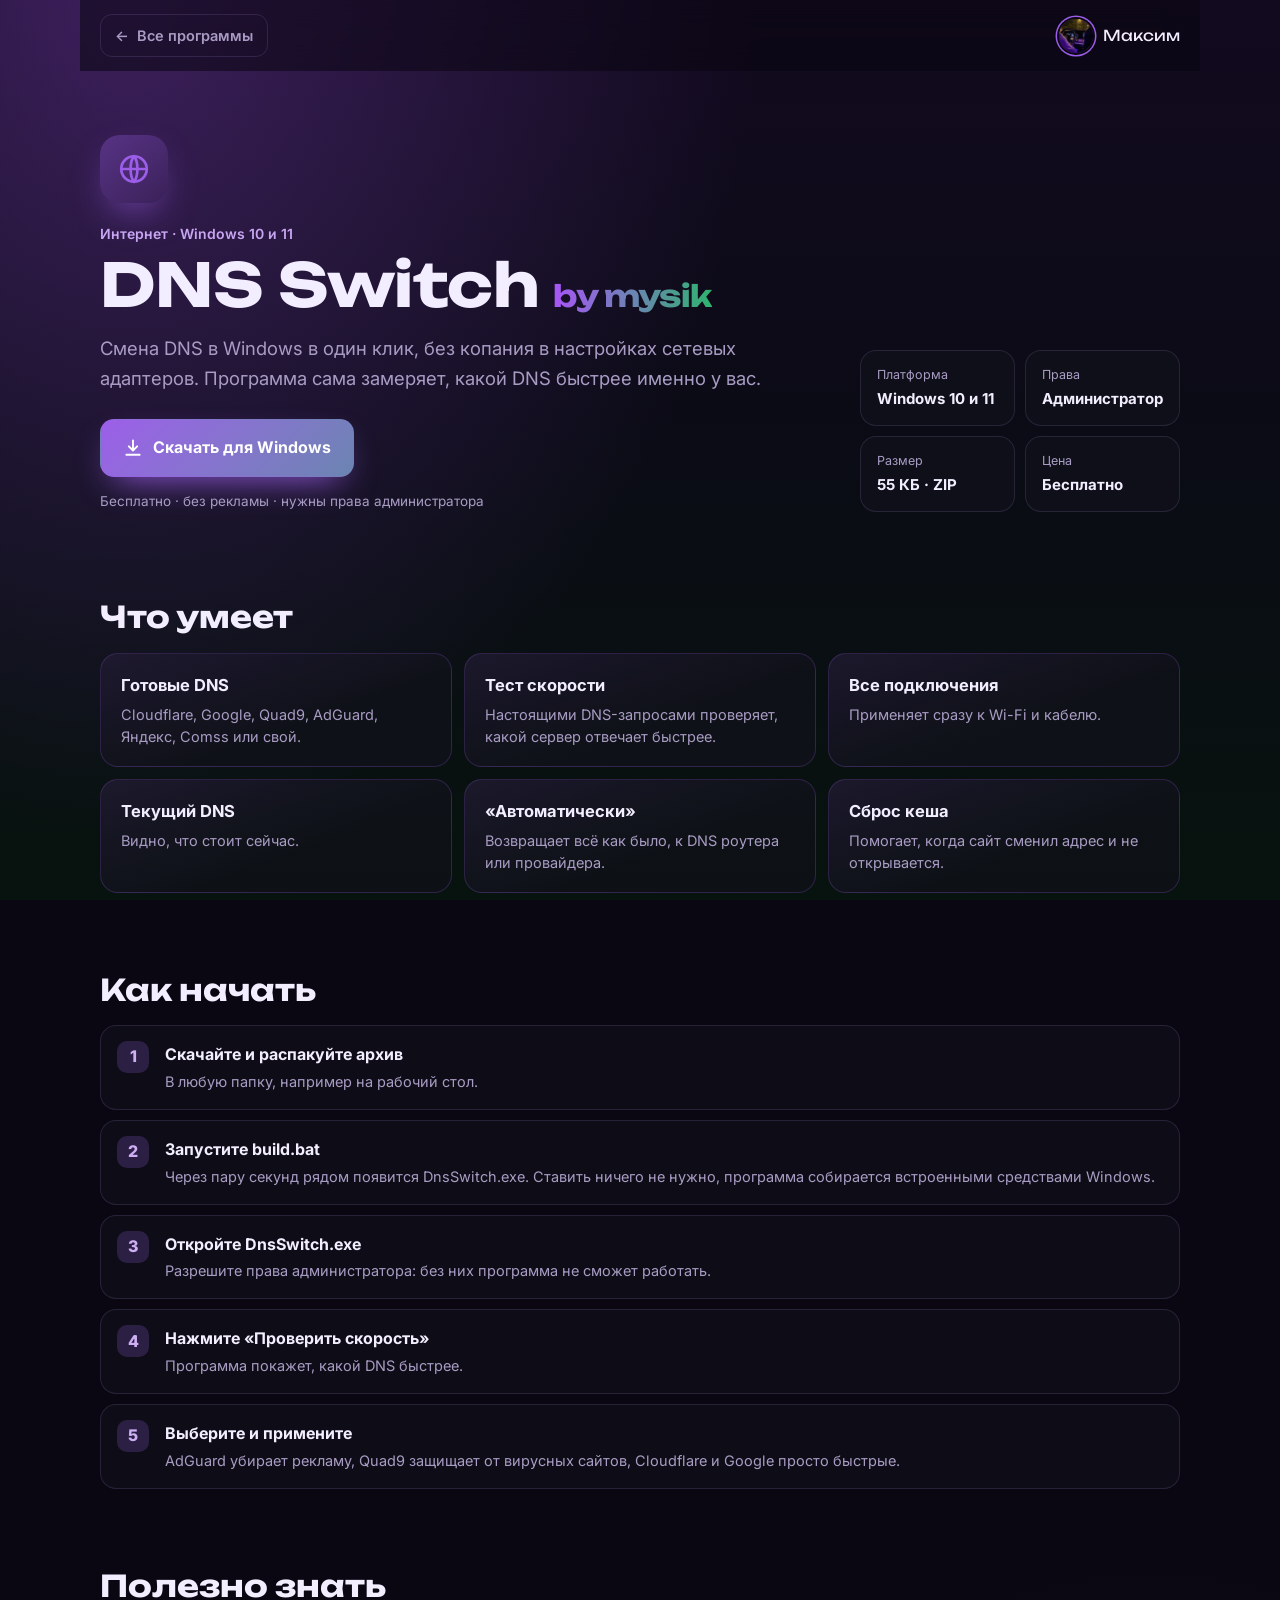
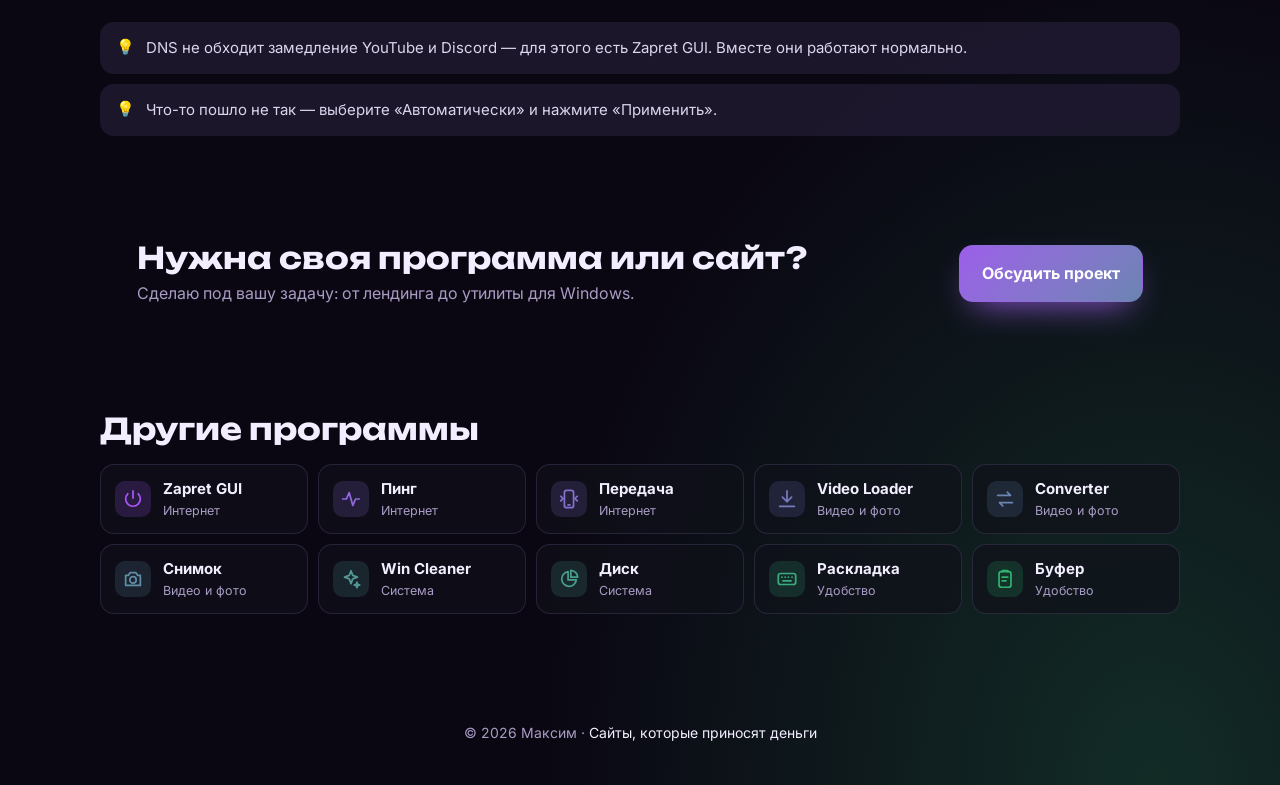
<file: soft/dns-switch.html>
<!doctype html>
<html lang="ru">
<head>
  <meta charset="utf-8">
  <meta name="viewport" content="width=device-width, initial-scale=1, viewport-fit=cover">
  <title>DNS Switch by mysik — интернет, Windows 10 и 11</title>
  <meta name="description" content="Меняет DNS в один клик и сам проверяет, какой быстрее именно у вас.">
  <meta name="theme-color" content="#0a0612">
  <meta property="og:title" content="DNS Switch by mysik">
  <meta property="og:description" content="Меняет DNS в один клик и сам проверяет, какой быстрее именно у вас.">
  <link rel="icon" href="../img/avatar.jpg" type="image/jpeg">
  <link rel="preconnect" href="https://fonts.googleapis.com">
  <link rel="preconnect" href="https://fonts.gstatic.com" crossorigin>
  <link href="https://fonts.googleapis.com/css2?family=Unbounded:wght@500;700&family=Inter:wght@400;500;600;700&display=swap" rel="stylesheet">
  <link rel="stylesheet" href="soft.css?v=1">
</head>
<body style="--a:#9c5ee9">
  <header class="sp-nav">
    <a class="sp-back" href="../#programs"><span aria-hidden="true">←</span> Все программы</a>
    <a class="sp-brand" href="../"><img src="../img/avatar.jpg" alt="" width="34" height="34"><span>Максим</span></a>
  </header>

  <main class="sp">
    <section class="sp-hero">
      <div class="sp-hero__text">
        <span class="sp-ico"><svg class="" viewBox="0 0 24 24" aria-hidden="true"><circle cx="12" cy="12" r="9"/><path d="M3 12h18M12 3c3.2 3.6 3.2 14.4 0 18M12 3c-3.2 3.6-3.2 14.4 0 18"/></svg></span>
        <p class="sp-kicker">Интернет · Windows 10 и 11</p>
        <h1>DNS Switch <span>by mysik</span></h1>
        <p class="sp-lead">Смена DNS в Windows в один клик, без копания в настройках сетевых адаптеров. Программа сама замеряет, какой DNS быстрее именно у вас.</p>
        <div class="sp-actions">
          <a class="sp-btn" href="files/DnsSwitch.zip" download><svg class="" viewBox="0 0 24 24" aria-hidden="true"><path d="M12 3v12M7 10l5 5 5-5M4 20h16"/></svg>Скачать для Windows</a>
        </div>
        <p class="sp-note">Бесплатно · без рекламы · нужны права администратора</p>
      </div>
      <dl class="sp-facts">
        <div><dt>Платформа</dt><dd>Windows 10 и 11</dd></div><div><dt>Права</dt><dd>Администратор</dd></div><div><dt>Размер</dt><dd>55 КБ · ZIP</dd></div><div><dt>Цена</dt><dd>Бесплатно</dd></div>
      </dl>
    </section>

    <section class="sp-sec">
      <h2>Что умеет</h2>
      <div class="sp-feats">
        <article><h3>Готовые DNS</h3><p>Cloudflare, Google, Quad9, AdGuard, Яндекс, Comss или свой.</p></article><article><h3>Тест скорости</h3><p>Настоящими DNS-запросами проверяет, какой сервер отвечает быстрее.</p></article><article><h3>Все подключения</h3><p>Применяет сразу к Wi-Fi и кабелю.</p></article><article><h3>Текущий DNS</h3><p>Видно, что стоит сейчас.</p></article><article><h3>«Автоматически»</h3><p>Возвращает всё как было, к DNS роутера или провайдера.</p></article><article><h3>Сброс кеша</h3><p>Помогает, когда сайт сменил адрес и не открывается.</p></article>
      </div>
    </section>

    <section class="sp-sec">
      <h2>Как начать</h2>
      <ol class="sp-steps">
        <li><b>Скачайте и распакуйте архив</b><span>В любую папку, например на рабочий стол.</span></li><li><b>Запустите build.bat</b><span>Через пару секунд рядом появится DnsSwitch.exe. Ставить ничего не нужно, программа собирается встроенными средствами Windows.</span></li><li><b>Откройте DnsSwitch.exe</b><span>Разрешите права администратора: без них программа не сможет работать.</span></li><li><b>Нажмите «Проверить скорость»</b><span>Программа покажет, какой DNS быстрее.</span></li><li><b>Выберите и примените</b><span>AdGuard убирает рекламу, Quad9 защищает от вирусных сайтов, Cloudflare и Google просто быстрые.</span></li>
      </ol>
    </section>

    <section class="sp-sec">
      <h2>Полезно знать</h2>
      <ul class="sp-tips"><li>DNS не обходит замедление YouTube и Discord — для этого есть Zapret GUI. Вместе они работают нормально.</li><li>Что-то пошло не так — выберите «Автоматически» и нажмите «Применить».</li></ul>
    </section>

    <section class="sp-cta">
      <div>
        <h2>Нужна своя программа или сайт?</h2>
        <p>Сделаю под вашу задачу: от лендинга до утилиты для Windows.</p>
      </div>
      <a class="sp-btn" href="../#order">Обсудить проект</a>
    </section>

    <section class="sp-sec">
      <h2>Другие программы</h2>
      <div class="sp-others">
        <a href="zapret.html" style="--a:#a855f7"><svg class="" viewBox="0 0 24 24" aria-hidden="true"><path d="M12 3v8M6.3 6.3a8 8 0 1 0 11.4 0"/></svg><span><b>Zapret GUI</b><small>Интернет</small></span></a><a href="ping.html" style="--a:#9068dc"><svg class="" viewBox="0 0 24 24" aria-hidden="true"><path d="M3 12h4l3-7 4 14 3-7h4"/></svg><span><b>Пинг</b><small>Интернет</small></span></a><a href="peredacha.html" style="--a:#8471ce"><svg class="" viewBox="0 0 24 24" aria-hidden="true"><rect x="7" y="2.5" width="10" height="19" rx="2.5"/><path d="M11 18.5h2M3 9l2.5 2.5L3 14M21 9l-2.5 2.5L21 14"/></svg><span><b>Передача</b><small>Интернет</small></span></a><a href="video-loader.html" style="--a:#787bc0"><svg class="" viewBox="0 0 24 24" aria-hidden="true"><path d="M12 3v12M7 10l5 5 5-5M4 20h16"/></svg><span><b>Video Loader</b><small>Видео и фото</small></span></a><a href="converter.html" style="--a:#6c84b2"><svg class="" viewBox="0 0 24 24" aria-hidden="true"><path d="M4 8h14l-3.5-3.5M20 16H6l3.5 3.5"/></svg><span><b>Converter</b><small>Видео и фото</small></span></a><a href="snimok.html" style="--a:#5f8da5"><svg class="" viewBox="0 0 24 24" aria-hidden="true"><path d="M4 8h3l2-3h6l2 3h3v11H4z"/><circle cx="12" cy="13" r="3.5"/></svg><span><b>Снимок</b><small>Видео и фото</small></span></a><a href="win-cleaner.html" style="--a:#539797"><svg class="" viewBox="0 0 24 24" aria-hidden="true"><path d="M12 3l1.9 5.1L19 10l-5.1 1.9L12 17l-1.9-5.1L5 10l5.1-1.9zM18.5 15.5l.8 2.2 2.2.8-2.2.8-.8 2.2-.8-2.2-2.2-.8 2.2-.8z"/></svg><span><b>Win Cleaner</b><small>Система</small></span></a><a href="disk.html" style="--a:#47a089"><svg class="" viewBox="0 0 24 24" aria-hidden="true"><path d="M11 4a8 8 0 1 0 9 9h-9z"/><path d="M14 2.5a8 8 0 0 1 7.5 7.5H14z"/></svg><span><b>Диск</b><small>Система</small></span></a><a href="raskladka.html" style="--a:#3baa7c"><svg class="" viewBox="0 0 24 24" aria-hidden="true"><rect x="2.5" y="6" width="19" height="12" rx="2.5"/><path d="M6.5 10h.01M10 10h.01M13.5 10h.01M17.5 10h.01M7.5 14h9"/></svg><span><b>Раскладка</b><small>Удобство</small></span></a><a href="bufer.html" style="--a:#2fb36e"><svg class="" viewBox="0 0 24 24" aria-hidden="true"><rect x="5.5" y="4" width="13" height="17" rx="2.5"/><path d="M9 4V2.8h6V4M9 10h6M9 14h4"/></svg><span><b>Буфер</b><small>Удобство</small></span></a>
      </div>
    </section>
  </main>

  <footer class="sp-foot">© <span id="y">2026</span> Максим · <a href="../">Сайты, которые приносят деньги</a></footer>
  <script>document.getElementById('y').textContent = new Date().getFullYear();</script>
</body>
</html>
</file>
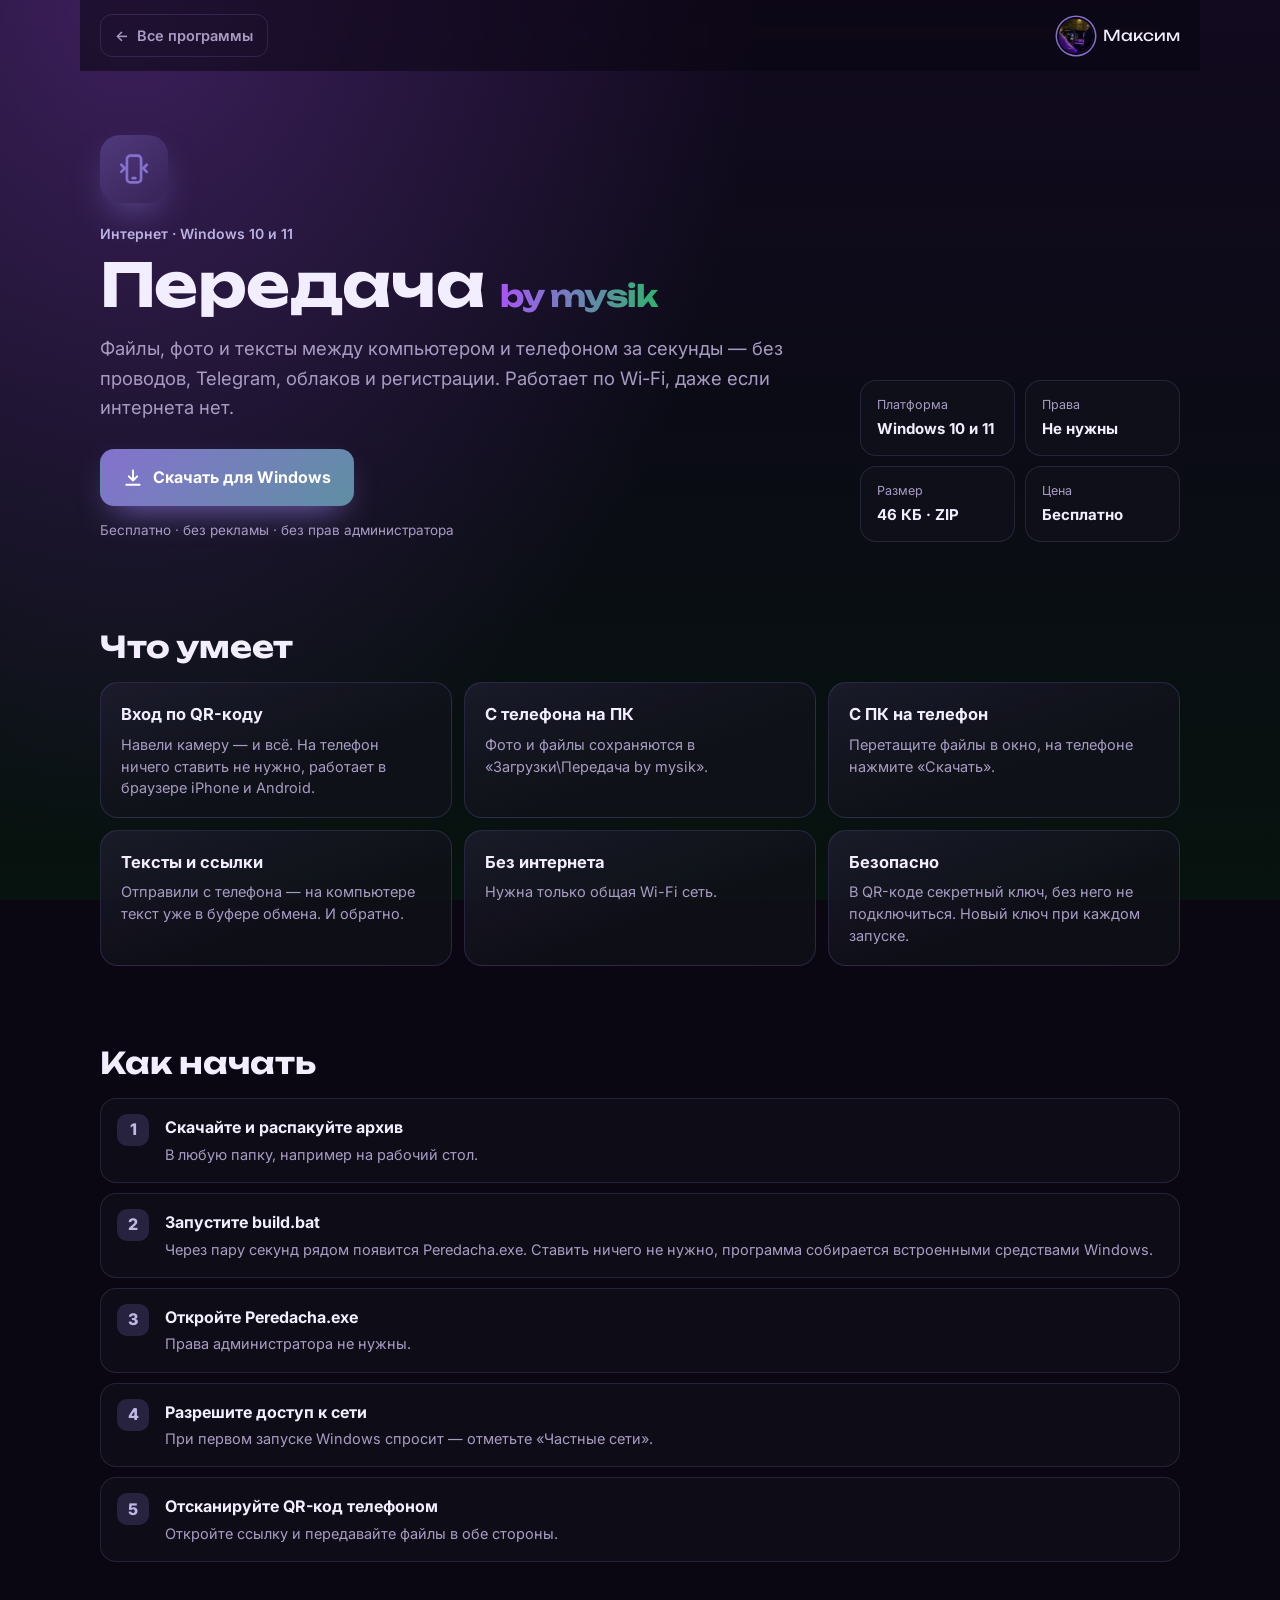
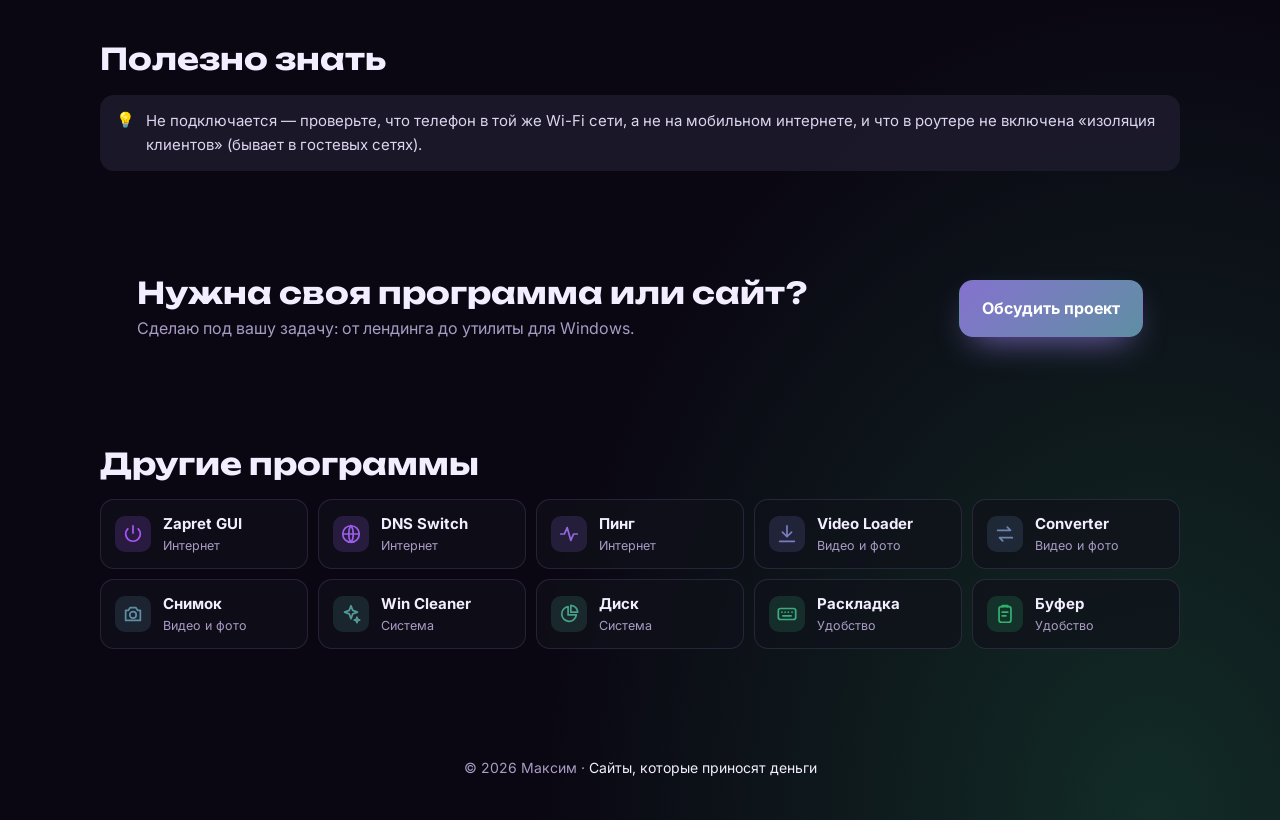
<file: soft/peredacha.html>
<!doctype html>
<html lang="ru">
<head>
  <meta charset="utf-8">
  <meta name="viewport" content="width=device-width, initial-scale=1, viewport-fit=cover">
  <title>Передача by mysik — интернет, Windows 10 и 11</title>
  <meta name="description" content="Файлы, фото и тексты между компьютером и телефоном по QR-коду. Без проводов и облаков.">
  <meta name="theme-color" content="#0a0612">
  <meta property="og:title" content="Передача by mysik">
  <meta property="og:description" content="Файлы, фото и тексты между компьютером и телефоном по QR-коду. Без проводов и облаков.">
  <link rel="icon" href="../img/avatar.jpg" type="image/jpeg">
  <link rel="preconnect" href="https://fonts.googleapis.com">
  <link rel="preconnect" href="https://fonts.gstatic.com" crossorigin>
  <link href="https://fonts.googleapis.com/css2?family=Unbounded:wght@500;700&family=Inter:wght@400;500;600;700&display=swap" rel="stylesheet">
  <link rel="stylesheet" href="soft.css?v=1">
</head>
<body style="--a:#8471ce">
  <header class="sp-nav">
    <a class="sp-back" href="../#programs"><span aria-hidden="true">←</span> Все программы</a>
    <a class="sp-brand" href="../"><img src="../img/avatar.jpg" alt="" width="34" height="34"><span>Максим</span></a>
  </header>

  <main class="sp">
    <section class="sp-hero">
      <div class="sp-hero__text">
        <span class="sp-ico"><svg class="" viewBox="0 0 24 24" aria-hidden="true"><rect x="7" y="2.5" width="10" height="19" rx="2.5"/><path d="M11 18.5h2M3 9l2.5 2.5L3 14M21 9l-2.5 2.5L21 14"/></svg></span>
        <p class="sp-kicker">Интернет · Windows 10 и 11</p>
        <h1>Передача <span>by mysik</span></h1>
        <p class="sp-lead">Файлы, фото и тексты между компьютером и телефоном за секунды — без проводов, Telegram, облаков и регистрации. Работает по Wi-Fi, даже если интернета нет.</p>
        <div class="sp-actions">
          <a class="sp-btn" href="files/Peredacha.zip" download><svg class="" viewBox="0 0 24 24" aria-hidden="true"><path d="M12 3v12M7 10l5 5 5-5M4 20h16"/></svg>Скачать для Windows</a>
        </div>
        <p class="sp-note">Бесплатно · без рекламы · без прав администратора</p>
      </div>
      <dl class="sp-facts">
        <div><dt>Платформа</dt><dd>Windows 10 и 11</dd></div><div><dt>Права</dt><dd>Не нужны</dd></div><div><dt>Размер</dt><dd>46 КБ · ZIP</dd></div><div><dt>Цена</dt><dd>Бесплатно</dd></div>
      </dl>
    </section>

    <section class="sp-sec">
      <h2>Что умеет</h2>
      <div class="sp-feats">
        <article><h3>Вход по QR-коду</h3><p>Навели камеру — и всё. На телефон ничего ставить не нужно, работает в браузере iPhone и Android.</p></article><article><h3>С телефона на ПК</h3><p>Фото и файлы сохраняются в «Загрузки\Передача by mysik».</p></article><article><h3>С ПК на телефон</h3><p>Перетащите файлы в окно, на телефоне нажмите «Скачать».</p></article><article><h3>Тексты и ссылки</h3><p>Отправили с телефона — на компьютере текст уже в буфере обмена. И обратно.</p></article><article><h3>Без интернета</h3><p>Нужна только общая Wi-Fi сеть.</p></article><article><h3>Безопасно</h3><p>В QR-коде секретный ключ, без него не подключиться. Новый ключ при каждом запуске.</p></article>
      </div>
    </section>

    <section class="sp-sec">
      <h2>Как начать</h2>
      <ol class="sp-steps">
        <li><b>Скачайте и распакуйте архив</b><span>В любую папку, например на рабочий стол.</span></li><li><b>Запустите build.bat</b><span>Через пару секунд рядом появится Peredacha.exe. Ставить ничего не нужно, программа собирается встроенными средствами Windows.</span></li><li><b>Откройте Peredacha.exe</b><span>Права администратора не нужны.</span></li><li><b>Разрешите доступ к сети</b><span>При первом запуске Windows спросит — отметьте «Частные сети».</span></li><li><b>Отсканируйте QR-код телефоном</b><span>Откройте ссылку и передавайте файлы в обе стороны.</span></li>
      </ol>
    </section>

    <section class="sp-sec">
      <h2>Полезно знать</h2>
      <ul class="sp-tips"><li>Не подключается — проверьте, что телефон в той же Wi-Fi сети, а не на мобильном интернете, и что в роутере не включена «изоляция клиентов» (бывает в гостевых сетях).</li></ul>
    </section>

    <section class="sp-cta">
      <div>
        <h2>Нужна своя программа или сайт?</h2>
        <p>Сделаю под вашу задачу: от лендинга до утилиты для Windows.</p>
      </div>
      <a class="sp-btn" href="../#order">Обсудить проект</a>
    </section>

    <section class="sp-sec">
      <h2>Другие программы</h2>
      <div class="sp-others">
        <a href="zapret.html" style="--a:#a855f7"><svg class="" viewBox="0 0 24 24" aria-hidden="true"><path d="M12 3v8M6.3 6.3a8 8 0 1 0 11.4 0"/></svg><span><b>Zapret GUI</b><small>Интернет</small></span></a><a href="dns-switch.html" style="--a:#9c5ee9"><svg class="" viewBox="0 0 24 24" aria-hidden="true"><circle cx="12" cy="12" r="9"/><path d="M3 12h18M12 3c3.2 3.6 3.2 14.4 0 18M12 3c-3.2 3.6-3.2 14.4 0 18"/></svg><span><b>DNS Switch</b><small>Интернет</small></span></a><a href="ping.html" style="--a:#9068dc"><svg class="" viewBox="0 0 24 24" aria-hidden="true"><path d="M3 12h4l3-7 4 14 3-7h4"/></svg><span><b>Пинг</b><small>Интернет</small></span></a><a href="video-loader.html" style="--a:#787bc0"><svg class="" viewBox="0 0 24 24" aria-hidden="true"><path d="M12 3v12M7 10l5 5 5-5M4 20h16"/></svg><span><b>Video Loader</b><small>Видео и фото</small></span></a><a href="converter.html" style="--a:#6c84b2"><svg class="" viewBox="0 0 24 24" aria-hidden="true"><path d="M4 8h14l-3.5-3.5M20 16H6l3.5 3.5"/></svg><span><b>Converter</b><small>Видео и фото</small></span></a><a href="snimok.html" style="--a:#5f8da5"><svg class="" viewBox="0 0 24 24" aria-hidden="true"><path d="M4 8h3l2-3h6l2 3h3v11H4z"/><circle cx="12" cy="13" r="3.5"/></svg><span><b>Снимок</b><small>Видео и фото</small></span></a><a href="win-cleaner.html" style="--a:#539797"><svg class="" viewBox="0 0 24 24" aria-hidden="true"><path d="M12 3l1.9 5.1L19 10l-5.1 1.9L12 17l-1.9-5.1L5 10l5.1-1.9zM18.5 15.5l.8 2.2 2.2.8-2.2.8-.8 2.2-.8-2.2-2.2-.8 2.2-.8z"/></svg><span><b>Win Cleaner</b><small>Система</small></span></a><a href="disk.html" style="--a:#47a089"><svg class="" viewBox="0 0 24 24" aria-hidden="true"><path d="M11 4a8 8 0 1 0 9 9h-9z"/><path d="M14 2.5a8 8 0 0 1 7.5 7.5H14z"/></svg><span><b>Диск</b><small>Система</small></span></a><a href="raskladka.html" style="--a:#3baa7c"><svg class="" viewBox="0 0 24 24" aria-hidden="true"><rect x="2.5" y="6" width="19" height="12" rx="2.5"/><path d="M6.5 10h.01M10 10h.01M13.5 10h.01M17.5 10h.01M7.5 14h9"/></svg><span><b>Раскладка</b><small>Удобство</small></span></a><a href="bufer.html" style="--a:#2fb36e"><svg class="" viewBox="0 0 24 24" aria-hidden="true"><rect x="5.5" y="4" width="13" height="17" rx="2.5"/><path d="M9 4V2.8h6V4M9 10h6M9 14h4"/></svg><span><b>Буфер</b><small>Удобство</small></span></a>
      </div>
    </section>
  </main>

  <footer class="sp-foot">© <span id="y">2026</span> Максим · <a href="../">Сайты, которые приносят деньги</a></footer>
  <script>document.getElementById('y').textContent = new Date().getFullYear();</script>
</body>
</html>
</file>
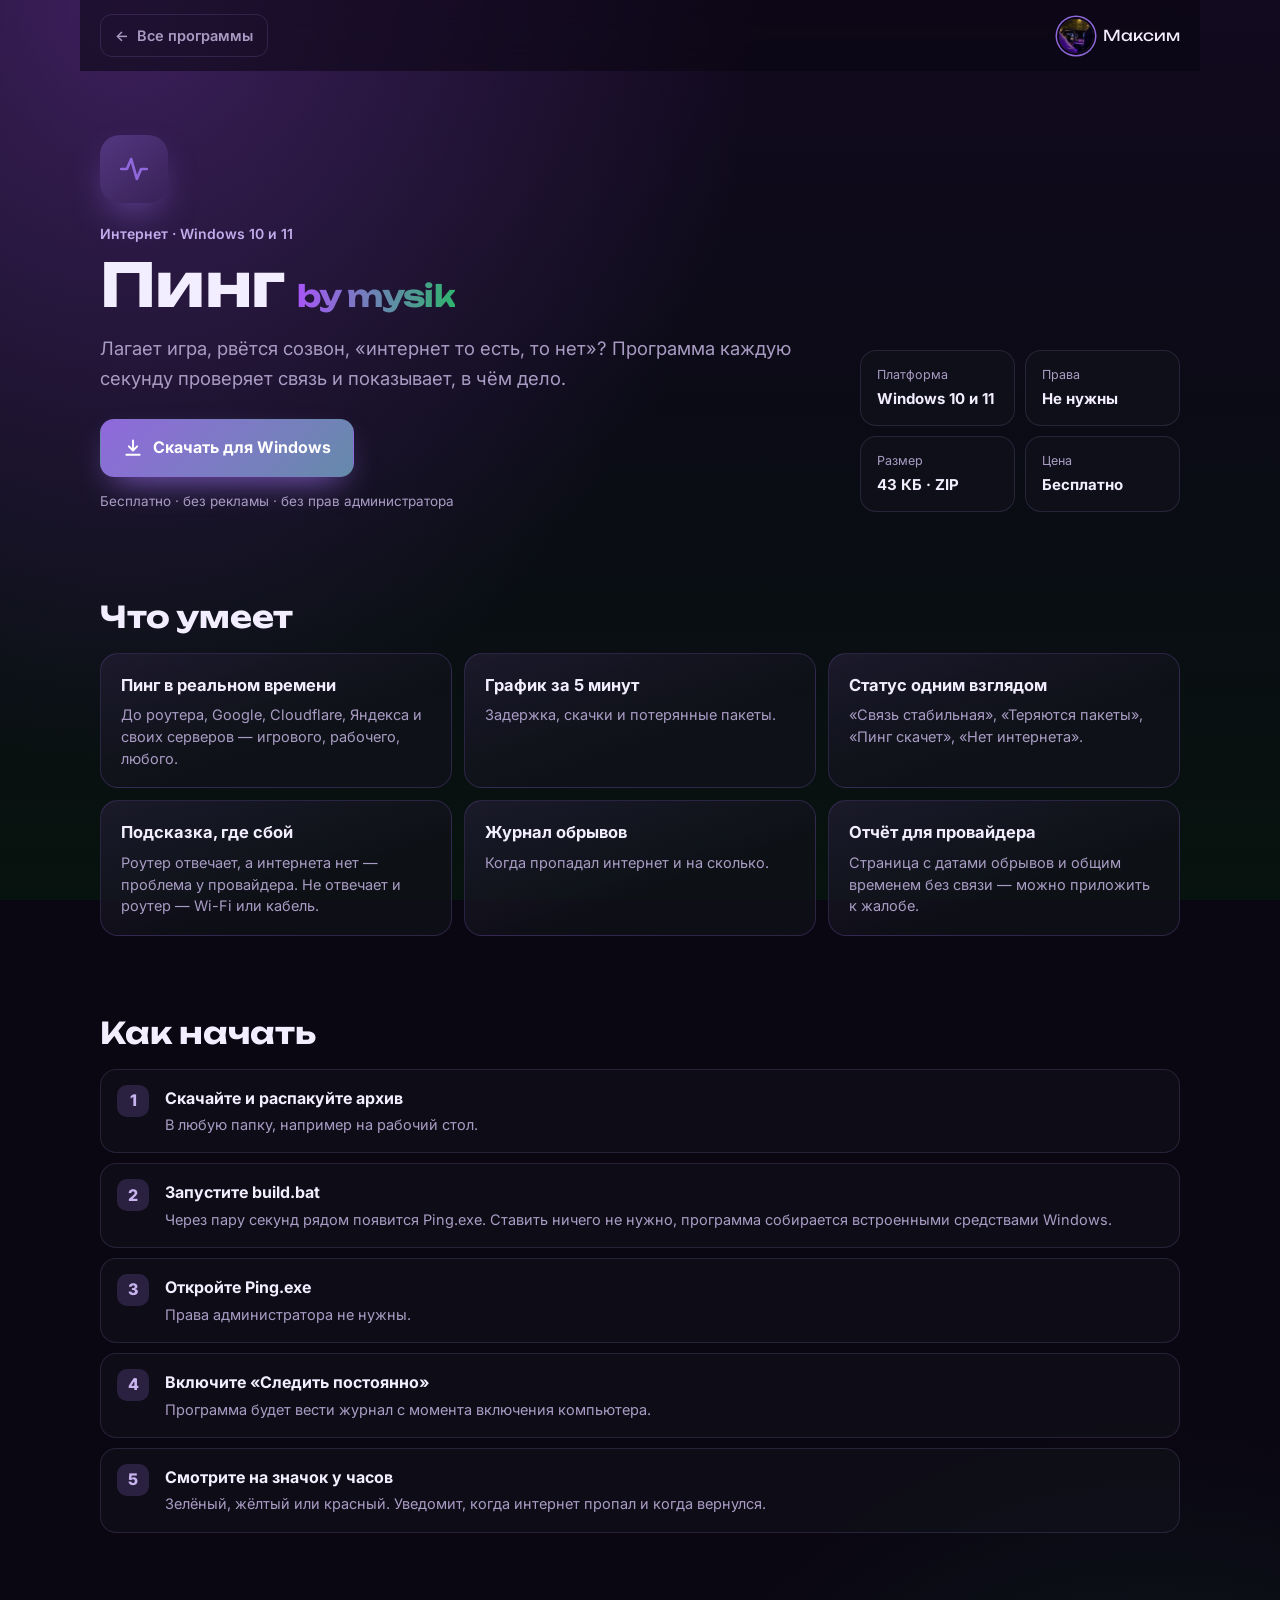
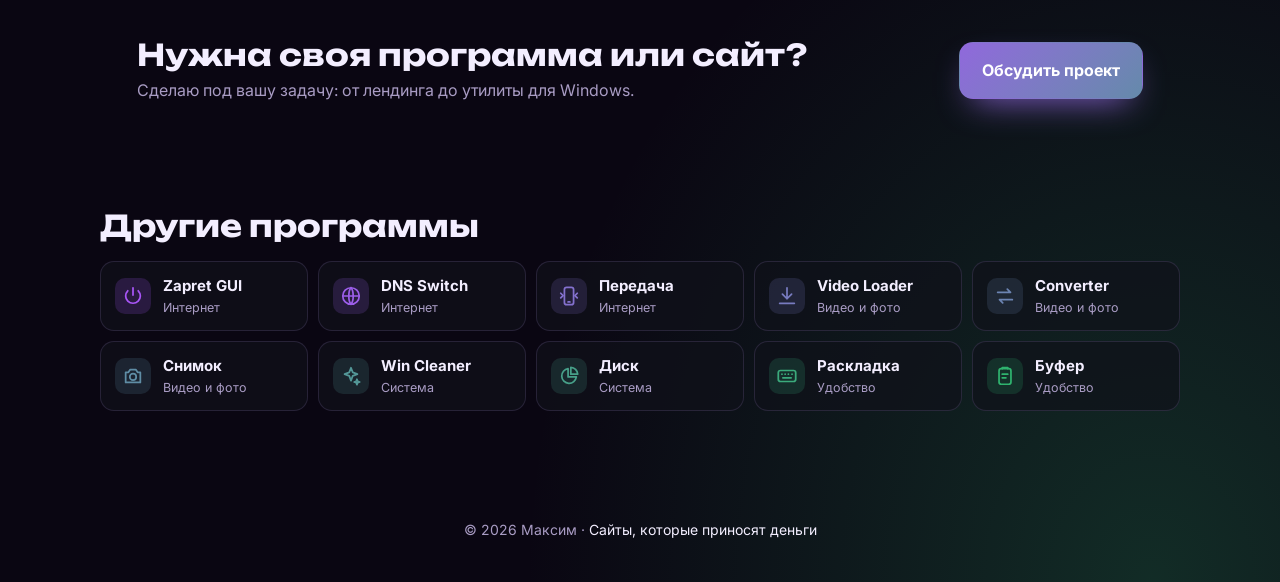
<file: soft/ping.html>
<!doctype html>
<html lang="ru">
<head>
  <meta charset="utf-8">
  <meta name="viewport" content="width=device-width, initial-scale=1, viewport-fit=cover">
  <title>Пинг by mysik — интернет, Windows 10 и 11</title>
  <meta name="description" content="Следит за интернетом каждую секунду и подсказывает, где проблема: Wi-Fi, роутер или провайдер.">
  <meta name="theme-color" content="#0a0612">
  <meta property="og:title" content="Пинг by mysik">
  <meta property="og:description" content="Следит за интернетом каждую секунду и подсказывает, где проблема: Wi-Fi, роутер или провайдер.">
  <link rel="icon" href="../img/avatar.jpg" type="image/jpeg">
  <link rel="preconnect" href="https://fonts.googleapis.com">
  <link rel="preconnect" href="https://fonts.gstatic.com" crossorigin>
  <link href="https://fonts.googleapis.com/css2?family=Unbounded:wght@500;700&family=Inter:wght@400;500;600;700&display=swap" rel="stylesheet">
  <link rel="stylesheet" href="soft.css?v=1">
</head>
<body style="--a:#9068dc">
  <header class="sp-nav">
    <a class="sp-back" href="../#programs"><span aria-hidden="true">←</span> Все программы</a>
    <a class="sp-brand" href="../"><img src="../img/avatar.jpg" alt="" width="34" height="34"><span>Максим</span></a>
  </header>

  <main class="sp">
    <section class="sp-hero">
      <div class="sp-hero__text">
        <span class="sp-ico"><svg class="" viewBox="0 0 24 24" aria-hidden="true"><path d="M3 12h4l3-7 4 14 3-7h4"/></svg></span>
        <p class="sp-kicker">Интернет · Windows 10 и 11</p>
        <h1>Пинг <span>by mysik</span></h1>
        <p class="sp-lead">Лагает игра, рвётся созвон, «интернет то есть, то нет»? Программа каждую секунду проверяет связь и показывает, в чём дело.</p>
        <div class="sp-actions">
          <a class="sp-btn" href="files/Ping.zip" download><svg class="" viewBox="0 0 24 24" aria-hidden="true"><path d="M12 3v12M7 10l5 5 5-5M4 20h16"/></svg>Скачать для Windows</a>
        </div>
        <p class="sp-note">Бесплатно · без рекламы · без прав администратора</p>
      </div>
      <dl class="sp-facts">
        <div><dt>Платформа</dt><dd>Windows 10 и 11</dd></div><div><dt>Права</dt><dd>Не нужны</dd></div><div><dt>Размер</dt><dd>43 КБ · ZIP</dd></div><div><dt>Цена</dt><dd>Бесплатно</dd></div>
      </dl>
    </section>

    <section class="sp-sec">
      <h2>Что умеет</h2>
      <div class="sp-feats">
        <article><h3>Пинг в реальном времени</h3><p>До роутера, Google, Cloudflare, Яндекса и своих серверов — игрового, рабочего, любого.</p></article><article><h3>График за 5 минут</h3><p>Задержка, скачки и потерянные пакеты.</p></article><article><h3>Статус одним взглядом</h3><p>«Связь стабильная», «Теряются пакеты», «Пинг скачет», «Нет интернета».</p></article><article><h3>Подсказка, где сбой</h3><p>Роутер отвечает, а интернета нет — проблема у провайдера. Не отвечает и роутер — Wi-Fi или кабель.</p></article><article><h3>Журнал обрывов</h3><p>Когда пропадал интернет и на сколько.</p></article><article><h3>Отчёт для провайдера</h3><p>Страница с датами обрывов и общим временем без связи — можно приложить к жалобе.</p></article>
      </div>
    </section>

    <section class="sp-sec">
      <h2>Как начать</h2>
      <ol class="sp-steps">
        <li><b>Скачайте и распакуйте архив</b><span>В любую папку, например на рабочий стол.</span></li><li><b>Запустите build.bat</b><span>Через пару секунд рядом появится Ping.exe. Ставить ничего не нужно, программа собирается встроенными средствами Windows.</span></li><li><b>Откройте Ping.exe</b><span>Права администратора не нужны.</span></li><li><b>Включите «Следить постоянно»</b><span>Программа будет вести журнал с момента включения компьютера.</span></li><li><b>Смотрите на значок у часов</b><span>Зелёный, жёлтый или красный. Уведомит, когда интернет пропал и когда вернулся.</span></li>
      </ol>
    </section>

    <section class="sp-cta">
      <div>
        <h2>Нужна своя программа или сайт?</h2>
        <p>Сделаю под вашу задачу: от лендинга до утилиты для Windows.</p>
      </div>
      <a class="sp-btn" href="../#order">Обсудить проект</a>
    </section>

    <section class="sp-sec">
      <h2>Другие программы</h2>
      <div class="sp-others">
        <a href="zapret.html" style="--a:#a855f7"><svg class="" viewBox="0 0 24 24" aria-hidden="true"><path d="M12 3v8M6.3 6.3a8 8 0 1 0 11.4 0"/></svg><span><b>Zapret GUI</b><small>Интернет</small></span></a><a href="dns-switch.html" style="--a:#9c5ee9"><svg class="" viewBox="0 0 24 24" aria-hidden="true"><circle cx="12" cy="12" r="9"/><path d="M3 12h18M12 3c3.2 3.6 3.2 14.4 0 18M12 3c-3.2 3.6-3.2 14.4 0 18"/></svg><span><b>DNS Switch</b><small>Интернет</small></span></a><a href="peredacha.html" style="--a:#8471ce"><svg class="" viewBox="0 0 24 24" aria-hidden="true"><rect x="7" y="2.5" width="10" height="19" rx="2.5"/><path d="M11 18.5h2M3 9l2.5 2.5L3 14M21 9l-2.5 2.5L21 14"/></svg><span><b>Передача</b><small>Интернет</small></span></a><a href="video-loader.html" style="--a:#787bc0"><svg class="" viewBox="0 0 24 24" aria-hidden="true"><path d="M12 3v12M7 10l5 5 5-5M4 20h16"/></svg><span><b>Video Loader</b><small>Видео и фото</small></span></a><a href="converter.html" style="--a:#6c84b2"><svg class="" viewBox="0 0 24 24" aria-hidden="true"><path d="M4 8h14l-3.5-3.5M20 16H6l3.5 3.5"/></svg><span><b>Converter</b><small>Видео и фото</small></span></a><a href="snimok.html" style="--a:#5f8da5"><svg class="" viewBox="0 0 24 24" aria-hidden="true"><path d="M4 8h3l2-3h6l2 3h3v11H4z"/><circle cx="12" cy="13" r="3.5"/></svg><span><b>Снимок</b><small>Видео и фото</small></span></a><a href="win-cleaner.html" style="--a:#539797"><svg class="" viewBox="0 0 24 24" aria-hidden="true"><path d="M12 3l1.9 5.1L19 10l-5.1 1.9L12 17l-1.9-5.1L5 10l5.1-1.9zM18.5 15.5l.8 2.2 2.2.8-2.2.8-.8 2.2-.8-2.2-2.2-.8 2.2-.8z"/></svg><span><b>Win Cleaner</b><small>Система</small></span></a><a href="disk.html" style="--a:#47a089"><svg class="" viewBox="0 0 24 24" aria-hidden="true"><path d="M11 4a8 8 0 1 0 9 9h-9z"/><path d="M14 2.5a8 8 0 0 1 7.5 7.5H14z"/></svg><span><b>Диск</b><small>Система</small></span></a><a href="raskladka.html" style="--a:#3baa7c"><svg class="" viewBox="0 0 24 24" aria-hidden="true"><rect x="2.5" y="6" width="19" height="12" rx="2.5"/><path d="M6.5 10h.01M10 10h.01M13.5 10h.01M17.5 10h.01M7.5 14h9"/></svg><span><b>Раскладка</b><small>Удобство</small></span></a><a href="bufer.html" style="--a:#2fb36e"><svg class="" viewBox="0 0 24 24" aria-hidden="true"><rect x="5.5" y="4" width="13" height="17" rx="2.5"/><path d="M9 4V2.8h6V4M9 10h6M9 14h4"/></svg><span><b>Буфер</b><small>Удобство</small></span></a>
      </div>
    </section>
  </main>

  <footer class="sp-foot">© <span id="y">2026</span> Максим · <a href="../">Сайты, которые приносят деньги</a></footer>
  <script>document.getElementById('y').textContent = new Date().getFullYear();</script>
</body>
</html>
</file>
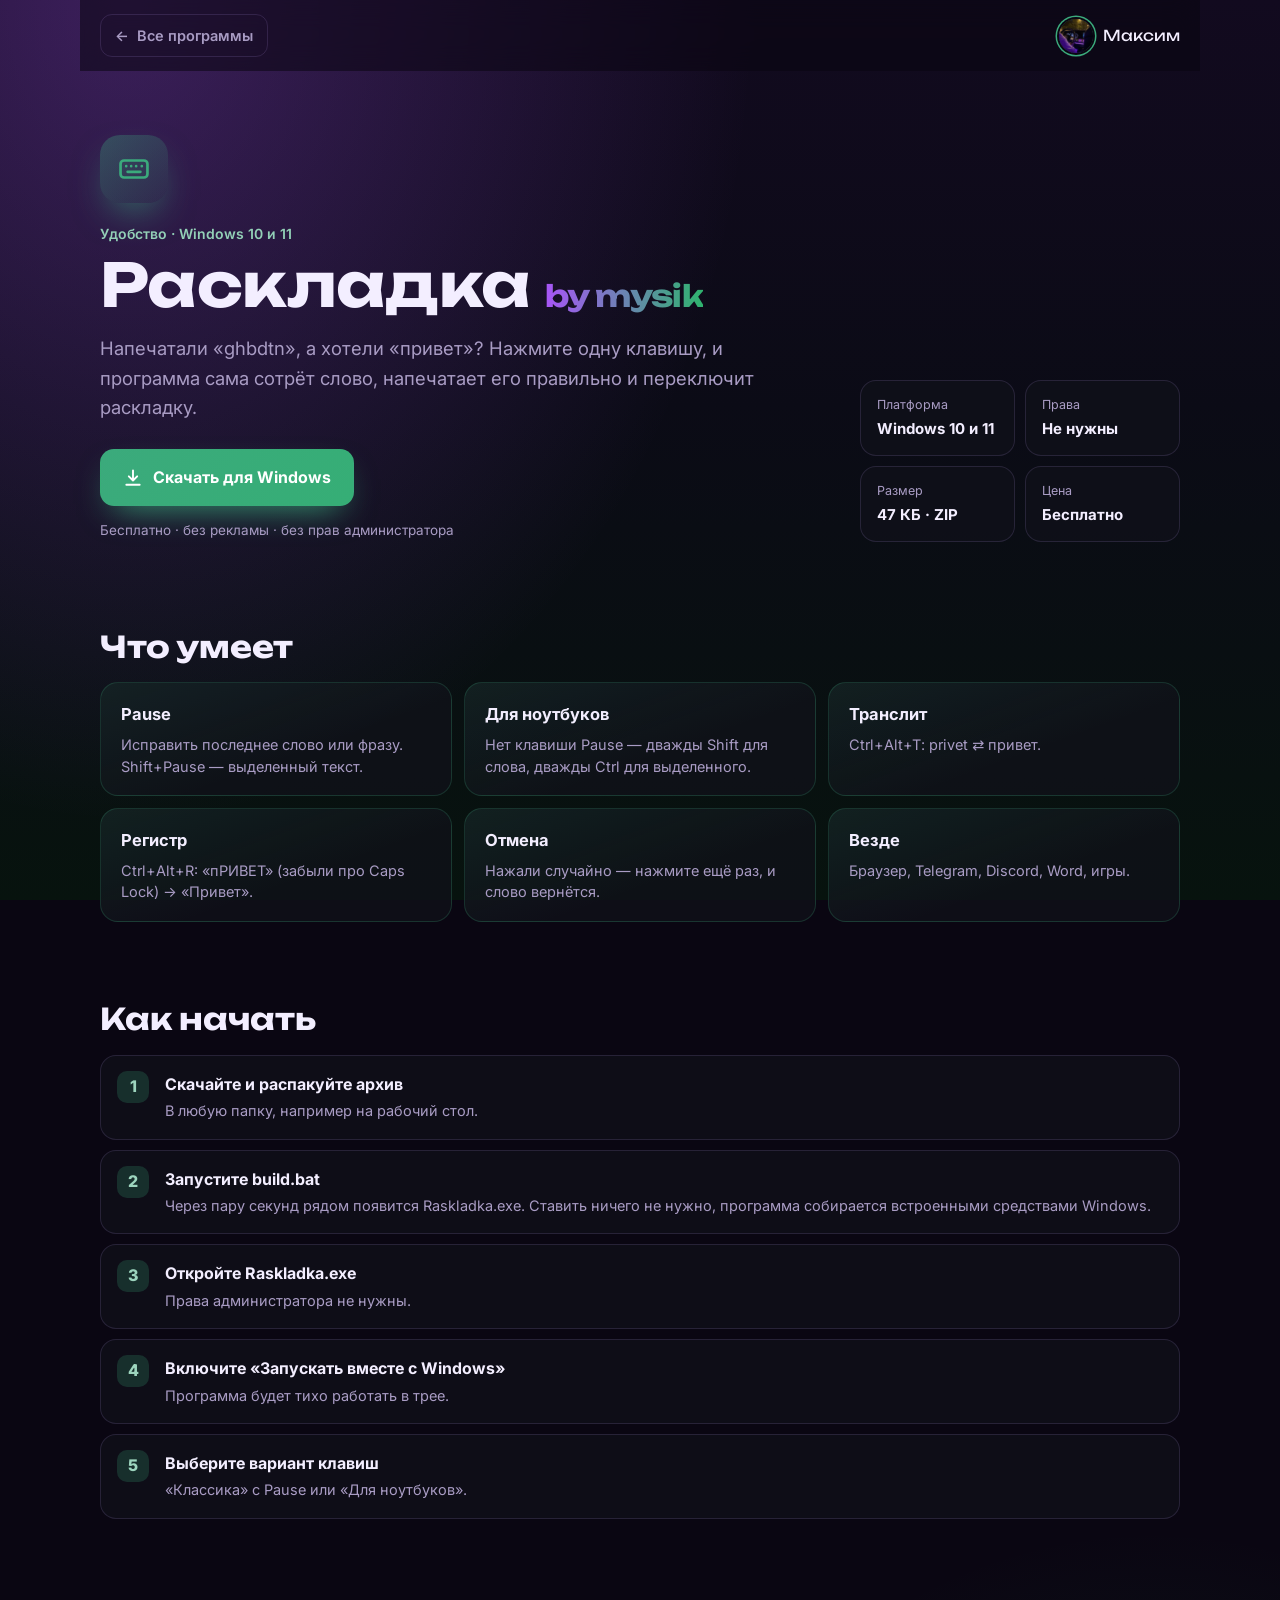
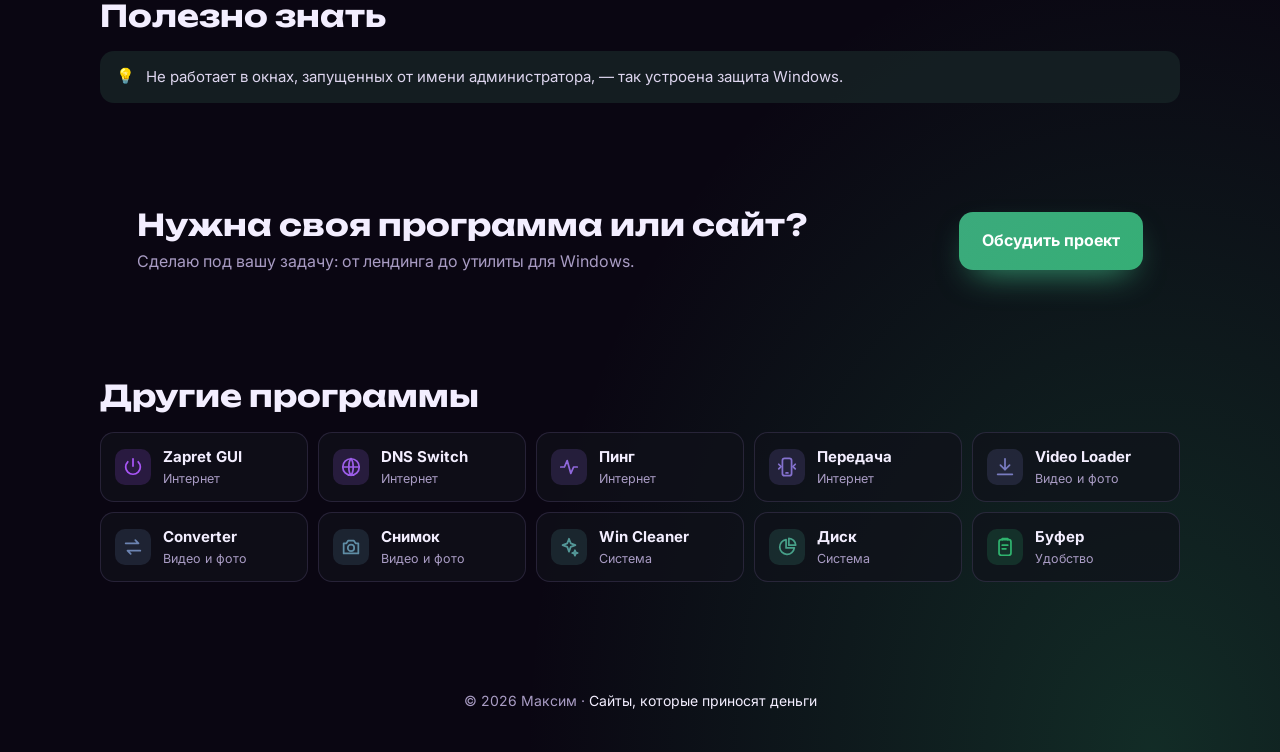
<file: soft/raskladka.html>
<!doctype html>
<html lang="ru">
<head>
  <meta charset="utf-8">
  <meta name="viewport" content="width=device-width, initial-scale=1, viewport-fit=cover">
  <title>Раскладка by mysik — удобство, Windows 10 и 11</title>
  <meta name="description" content="Напечатали «ghbdtn»? Одна клавиша — и слово исправлено, раскладка переключена.">
  <meta name="theme-color" content="#0a0612">
  <meta property="og:title" content="Раскладка by mysik">
  <meta property="og:description" content="Напечатали «ghbdtn»? Одна клавиша — и слово исправлено, раскладка переключена.">
  <link rel="icon" href="../img/avatar.jpg" type="image/jpeg">
  <link rel="preconnect" href="https://fonts.googleapis.com">
  <link rel="preconnect" href="https://fonts.gstatic.com" crossorigin>
  <link href="https://fonts.googleapis.com/css2?family=Unbounded:wght@500;700&family=Inter:wght@400;500;600;700&display=swap" rel="stylesheet">
  <link rel="stylesheet" href="soft.css?v=1">
</head>
<body style="--a:#3baa7c">
  <header class="sp-nav">
    <a class="sp-back" href="../#programs"><span aria-hidden="true">←</span> Все программы</a>
    <a class="sp-brand" href="../"><img src="../img/avatar.jpg" alt="" width="34" height="34"><span>Максим</span></a>
  </header>

  <main class="sp">
    <section class="sp-hero">
      <div class="sp-hero__text">
        <span class="sp-ico"><svg class="" viewBox="0 0 24 24" aria-hidden="true"><rect x="2.5" y="6" width="19" height="12" rx="2.5"/><path d="M6.5 10h.01M10 10h.01M13.5 10h.01M17.5 10h.01M7.5 14h9"/></svg></span>
        <p class="sp-kicker">Удобство · Windows 10 и 11</p>
        <h1>Раскладка <span>by mysik</span></h1>
        <p class="sp-lead">Напечатали «ghbdtn», а хотели «привет»? Нажмите одну клавишу, и программа сама сотрёт слово, напечатает его правильно и переключит раскладку.</p>
        <div class="sp-actions">
          <a class="sp-btn" href="files/Raskladka.zip" download><svg class="" viewBox="0 0 24 24" aria-hidden="true"><path d="M12 3v12M7 10l5 5 5-5M4 20h16"/></svg>Скачать для Windows</a>
        </div>
        <p class="sp-note">Бесплатно · без рекламы · без прав администратора</p>
      </div>
      <dl class="sp-facts">
        <div><dt>Платформа</dt><dd>Windows 10 и 11</dd></div><div><dt>Права</dt><dd>Не нужны</dd></div><div><dt>Размер</dt><dd>47 КБ · ZIP</dd></div><div><dt>Цена</dt><dd>Бесплатно</dd></div>
      </dl>
    </section>

    <section class="sp-sec">
      <h2>Что умеет</h2>
      <div class="sp-feats">
        <article><h3>Pause</h3><p>Исправить последнее слово или фразу. Shift+Pause — выделенный текст.</p></article><article><h3>Для ноутбуков</h3><p>Нет клавиши Pause — дважды Shift для слова, дважды Ctrl для выделенного.</p></article><article><h3>Транслит</h3><p>Ctrl+Alt+T: privet ⇄ привет.</p></article><article><h3>Регистр</h3><p>Ctrl+Alt+R: «пРИВЕТ» (забыли про Caps Lock) → «Привет».</p></article><article><h3>Отмена</h3><p>Нажали случайно — нажмите ещё раз, и слово вернётся.</p></article><article><h3>Везде</h3><p>Браузер, Telegram, Discord, Word, игры.</p></article>
      </div>
    </section>

    <section class="sp-sec">
      <h2>Как начать</h2>
      <ol class="sp-steps">
        <li><b>Скачайте и распакуйте архив</b><span>В любую папку, например на рабочий стол.</span></li><li><b>Запустите build.bat</b><span>Через пару секунд рядом появится Raskladka.exe. Ставить ничего не нужно, программа собирается встроенными средствами Windows.</span></li><li><b>Откройте Raskladka.exe</b><span>Права администратора не нужны.</span></li><li><b>Включите «Запускать вместе с Windows»</b><span>Программа будет тихо работать в трее.</span></li><li><b>Выберите вариант клавиш</b><span>«Классика» с Pause или «Для ноутбуков».</span></li>
      </ol>
    </section>

    <section class="sp-sec">
      <h2>Полезно знать</h2>
      <ul class="sp-tips"><li>Не работает в окнах, запущенных от имени администратора, — так устроена защита Windows.</li></ul>
    </section>

    <section class="sp-cta">
      <div>
        <h2>Нужна своя программа или сайт?</h2>
        <p>Сделаю под вашу задачу: от лендинга до утилиты для Windows.</p>
      </div>
      <a class="sp-btn" href="../#order">Обсудить проект</a>
    </section>

    <section class="sp-sec">
      <h2>Другие программы</h2>
      <div class="sp-others">
        <a href="zapret.html" style="--a:#a855f7"><svg class="" viewBox="0 0 24 24" aria-hidden="true"><path d="M12 3v8M6.3 6.3a8 8 0 1 0 11.4 0"/></svg><span><b>Zapret GUI</b><small>Интернет</small></span></a><a href="dns-switch.html" style="--a:#9c5ee9"><svg class="" viewBox="0 0 24 24" aria-hidden="true"><circle cx="12" cy="12" r="9"/><path d="M3 12h18M12 3c3.2 3.6 3.2 14.4 0 18M12 3c-3.2 3.6-3.2 14.4 0 18"/></svg><span><b>DNS Switch</b><small>Интернет</small></span></a><a href="ping.html" style="--a:#9068dc"><svg class="" viewBox="0 0 24 24" aria-hidden="true"><path d="M3 12h4l3-7 4 14 3-7h4"/></svg><span><b>Пинг</b><small>Интернет</small></span></a><a href="peredacha.html" style="--a:#8471ce"><svg class="" viewBox="0 0 24 24" aria-hidden="true"><rect x="7" y="2.5" width="10" height="19" rx="2.5"/><path d="M11 18.5h2M3 9l2.5 2.5L3 14M21 9l-2.5 2.5L21 14"/></svg><span><b>Передача</b><small>Интернет</small></span></a><a href="video-loader.html" style="--a:#787bc0"><svg class="" viewBox="0 0 24 24" aria-hidden="true"><path d="M12 3v12M7 10l5 5 5-5M4 20h16"/></svg><span><b>Video Loader</b><small>Видео и фото</small></span></a><a href="converter.html" style="--a:#6c84b2"><svg class="" viewBox="0 0 24 24" aria-hidden="true"><path d="M4 8h14l-3.5-3.5M20 16H6l3.5 3.5"/></svg><span><b>Converter</b><small>Видео и фото</small></span></a><a href="snimok.html" style="--a:#5f8da5"><svg class="" viewBox="0 0 24 24" aria-hidden="true"><path d="M4 8h3l2-3h6l2 3h3v11H4z"/><circle cx="12" cy="13" r="3.5"/></svg><span><b>Снимок</b><small>Видео и фото</small></span></a><a href="win-cleaner.html" style="--a:#539797"><svg class="" viewBox="0 0 24 24" aria-hidden="true"><path d="M12 3l1.9 5.1L19 10l-5.1 1.9L12 17l-1.9-5.1L5 10l5.1-1.9zM18.5 15.5l.8 2.2 2.2.8-2.2.8-.8 2.2-.8-2.2-2.2-.8 2.2-.8z"/></svg><span><b>Win Cleaner</b><small>Система</small></span></a><a href="disk.html" style="--a:#47a089"><svg class="" viewBox="0 0 24 24" aria-hidden="true"><path d="M11 4a8 8 0 1 0 9 9h-9z"/><path d="M14 2.5a8 8 0 0 1 7.5 7.5H14z"/></svg><span><b>Диск</b><small>Система</small></span></a><a href="bufer.html" style="--a:#2fb36e"><svg class="" viewBox="0 0 24 24" aria-hidden="true"><rect x="5.5" y="4" width="13" height="17" rx="2.5"/><path d="M9 4V2.8h6V4M9 10h6M9 14h4"/></svg><span><b>Буфер</b><small>Удобство</small></span></a>
      </div>
    </section>
  </main>

  <footer class="sp-foot">© <span id="y">2026</span> Максим · <a href="../">Сайты, которые приносят деньги</a></footer>
  <script>document.getElementById('y').textContent = new Date().getFullYear();</script>
</body>
</html>
</file>
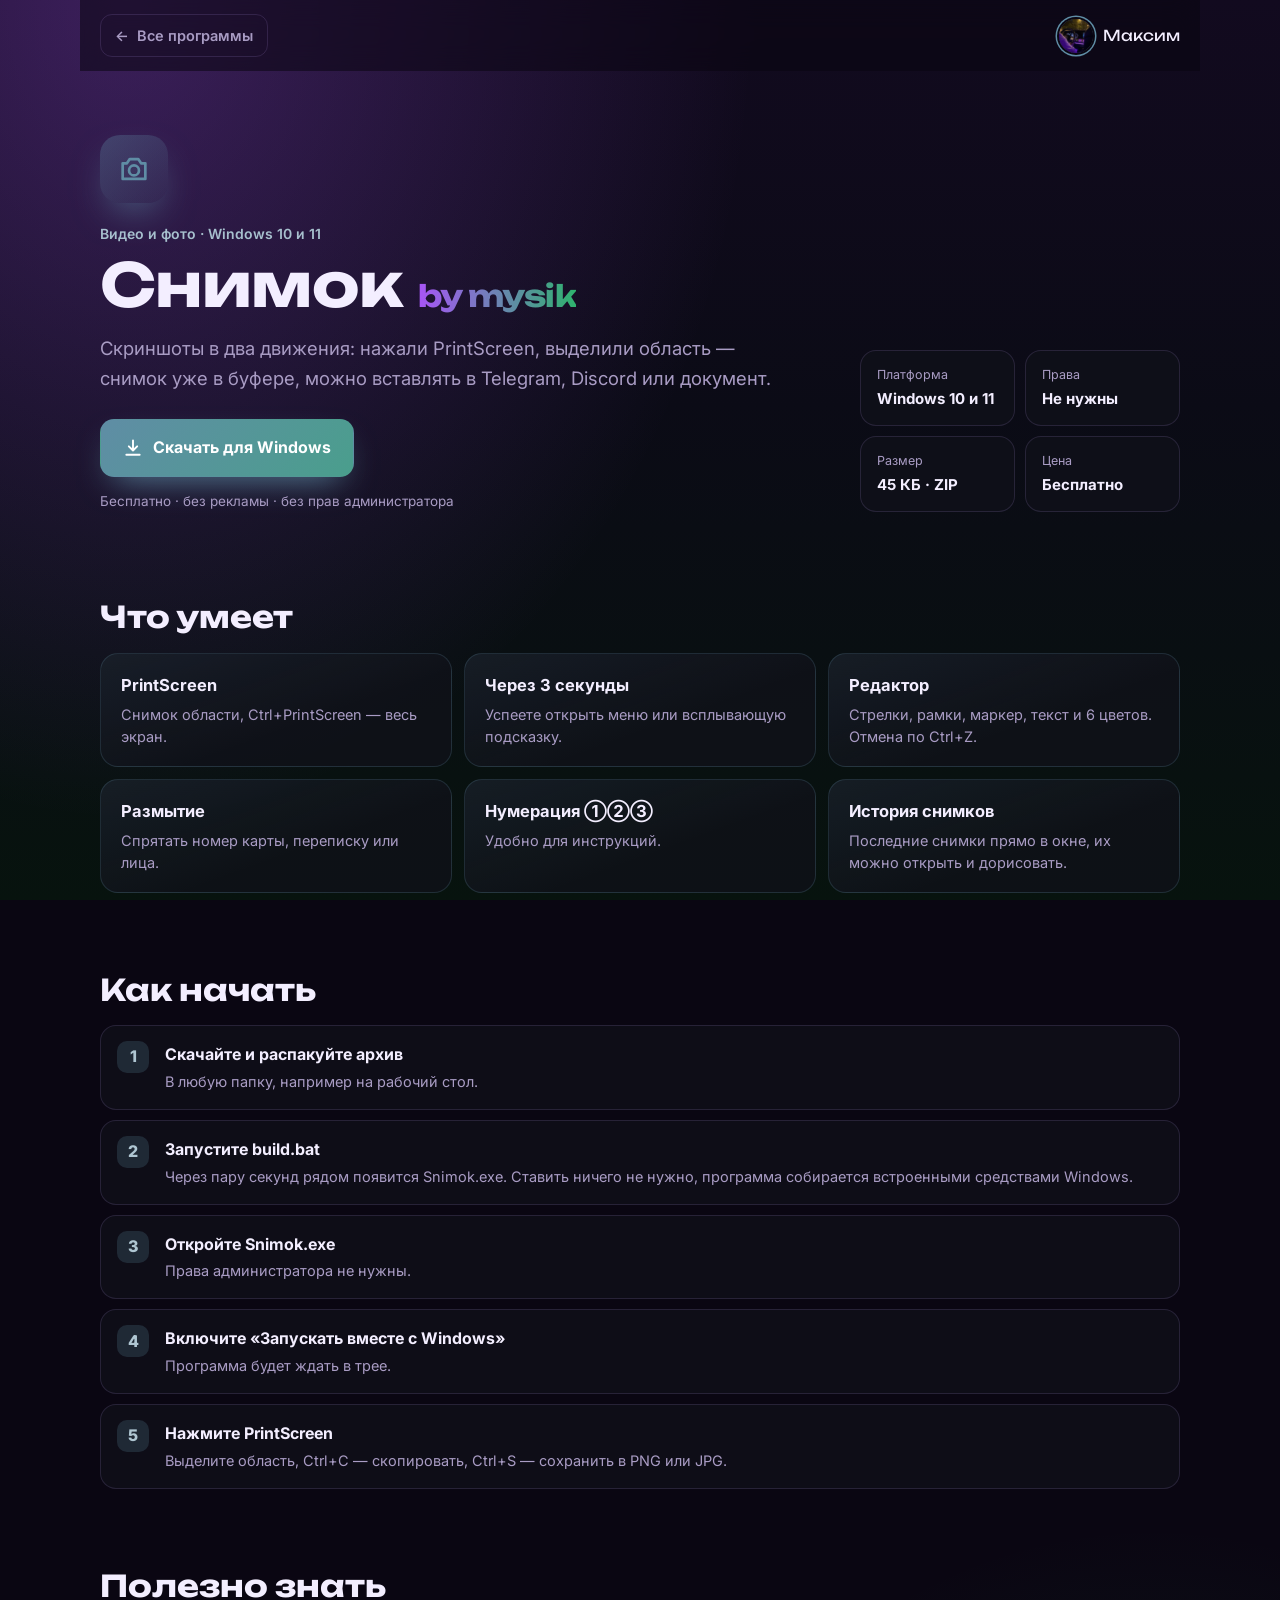
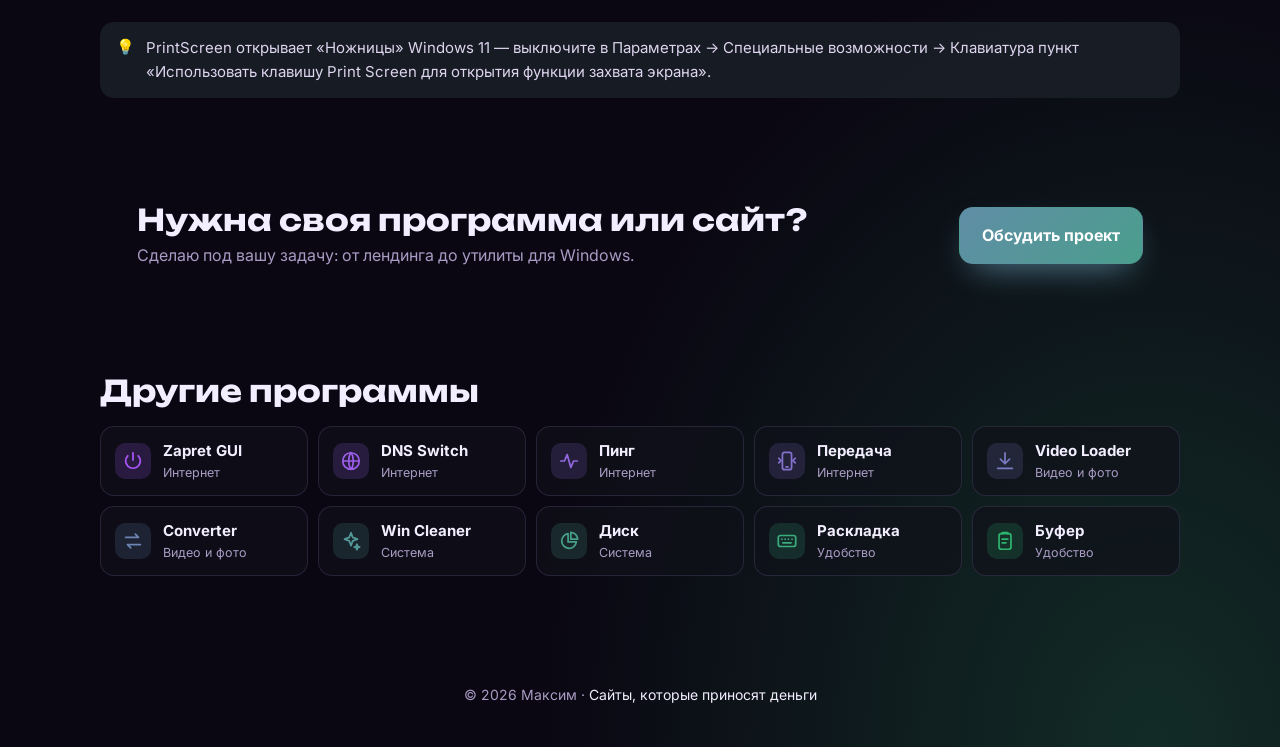
<file: soft/snimok.html>
<!doctype html>
<html lang="ru">
<head>
  <meta charset="utf-8">
  <meta name="viewport" content="width=device-width, initial-scale=1, viewport-fit=cover">
  <title>Снимок by mysik — видео и фото, Windows 10 и 11</title>
  <meta name="description" content="Скриншот области по PrintScreen, стрелки, размытие и нумерация. Сразу в буфер.">
  <meta name="theme-color" content="#0a0612">
  <meta property="og:title" content="Снимок by mysik">
  <meta property="og:description" content="Скриншот области по PrintScreen, стрелки, размытие и нумерация. Сразу в буфер.">
  <link rel="icon" href="../img/avatar.jpg" type="image/jpeg">
  <link rel="preconnect" href="https://fonts.googleapis.com">
  <link rel="preconnect" href="https://fonts.gstatic.com" crossorigin>
  <link href="https://fonts.googleapis.com/css2?family=Unbounded:wght@500;700&family=Inter:wght@400;500;600;700&display=swap" rel="stylesheet">
  <link rel="stylesheet" href="soft.css?v=1">
</head>
<body style="--a:#5f8da5">
  <header class="sp-nav">
    <a class="sp-back" href="../#programs"><span aria-hidden="true">←</span> Все программы</a>
    <a class="sp-brand" href="../"><img src="../img/avatar.jpg" alt="" width="34" height="34"><span>Максим</span></a>
  </header>

  <main class="sp">
    <section class="sp-hero">
      <div class="sp-hero__text">
        <span class="sp-ico"><svg class="" viewBox="0 0 24 24" aria-hidden="true"><path d="M4 8h3l2-3h6l2 3h3v11H4z"/><circle cx="12" cy="13" r="3.5"/></svg></span>
        <p class="sp-kicker">Видео и фото · Windows 10 и 11</p>
        <h1>Снимок <span>by mysik</span></h1>
        <p class="sp-lead">Скриншоты в два движения: нажали PrintScreen, выделили область — снимок уже в буфере, можно вставлять в Telegram, Discord или документ.</p>
        <div class="sp-actions">
          <a class="sp-btn" href="files/Snimok.zip" download><svg class="" viewBox="0 0 24 24" aria-hidden="true"><path d="M12 3v12M7 10l5 5 5-5M4 20h16"/></svg>Скачать для Windows</a>
        </div>
        <p class="sp-note">Бесплатно · без рекламы · без прав администратора</p>
      </div>
      <dl class="sp-facts">
        <div><dt>Платформа</dt><dd>Windows 10 и 11</dd></div><div><dt>Права</dt><dd>Не нужны</dd></div><div><dt>Размер</dt><dd>45 КБ · ZIP</dd></div><div><dt>Цена</dt><dd>Бесплатно</dd></div>
      </dl>
    </section>

    <section class="sp-sec">
      <h2>Что умеет</h2>
      <div class="sp-feats">
        <article><h3>PrintScreen</h3><p>Снимок области, Ctrl+PrintScreen — весь экран.</p></article><article><h3>Через 3 секунды</h3><p>Успеете открыть меню или всплывающую подсказку.</p></article><article><h3>Редактор</h3><p>Стрелки, рамки, маркер, текст и 6 цветов. Отмена по Ctrl+Z.</p></article><article><h3>Размытие</h3><p>Спрятать номер карты, переписку или лица.</p></article><article><h3>Нумерация ①②③</h3><p>Удобно для инструкций.</p></article><article><h3>История снимков</h3><p>Последние снимки прямо в окне, их можно открыть и дорисовать.</p></article>
      </div>
    </section>

    <section class="sp-sec">
      <h2>Как начать</h2>
      <ol class="sp-steps">
        <li><b>Скачайте и распакуйте архив</b><span>В любую папку, например на рабочий стол.</span></li><li><b>Запустите build.bat</b><span>Через пару секунд рядом появится Snimok.exe. Ставить ничего не нужно, программа собирается встроенными средствами Windows.</span></li><li><b>Откройте Snimok.exe</b><span>Права администратора не нужны.</span></li><li><b>Включите «Запускать вместе с Windows»</b><span>Программа будет ждать в трее.</span></li><li><b>Нажмите PrintScreen</b><span>Выделите область, Ctrl+C — скопировать, Ctrl+S — сохранить в PNG или JPG.</span></li>
      </ol>
    </section>

    <section class="sp-sec">
      <h2>Полезно знать</h2>
      <ul class="sp-tips"><li>PrintScreen открывает «Ножницы» Windows 11 — выключите в Параметрах → Специальные возможности → Клавиатура пункт «Использовать клавишу Print Screen для открытия функции захвата экрана».</li></ul>
    </section>

    <section class="sp-cta">
      <div>
        <h2>Нужна своя программа или сайт?</h2>
        <p>Сделаю под вашу задачу: от лендинга до утилиты для Windows.</p>
      </div>
      <a class="sp-btn" href="../#order">Обсудить проект</a>
    </section>

    <section class="sp-sec">
      <h2>Другие программы</h2>
      <div class="sp-others">
        <a href="zapret.html" style="--a:#a855f7"><svg class="" viewBox="0 0 24 24" aria-hidden="true"><path d="M12 3v8M6.3 6.3a8 8 0 1 0 11.4 0"/></svg><span><b>Zapret GUI</b><small>Интернет</small></span></a><a href="dns-switch.html" style="--a:#9c5ee9"><svg class="" viewBox="0 0 24 24" aria-hidden="true"><circle cx="12" cy="12" r="9"/><path d="M3 12h18M12 3c3.2 3.6 3.2 14.4 0 18M12 3c-3.2 3.6-3.2 14.4 0 18"/></svg><span><b>DNS Switch</b><small>Интернет</small></span></a><a href="ping.html" style="--a:#9068dc"><svg class="" viewBox="0 0 24 24" aria-hidden="true"><path d="M3 12h4l3-7 4 14 3-7h4"/></svg><span><b>Пинг</b><small>Интернет</small></span></a><a href="peredacha.html" style="--a:#8471ce"><svg class="" viewBox="0 0 24 24" aria-hidden="true"><rect x="7" y="2.5" width="10" height="19" rx="2.5"/><path d="M11 18.5h2M3 9l2.5 2.5L3 14M21 9l-2.5 2.5L21 14"/></svg><span><b>Передача</b><small>Интернет</small></span></a><a href="video-loader.html" style="--a:#787bc0"><svg class="" viewBox="0 0 24 24" aria-hidden="true"><path d="M12 3v12M7 10l5 5 5-5M4 20h16"/></svg><span><b>Video Loader</b><small>Видео и фото</small></span></a><a href="converter.html" style="--a:#6c84b2"><svg class="" viewBox="0 0 24 24" aria-hidden="true"><path d="M4 8h14l-3.5-3.5M20 16H6l3.5 3.5"/></svg><span><b>Converter</b><small>Видео и фото</small></span></a><a href="win-cleaner.html" style="--a:#539797"><svg class="" viewBox="0 0 24 24" aria-hidden="true"><path d="M12 3l1.9 5.1L19 10l-5.1 1.9L12 17l-1.9-5.1L5 10l5.1-1.9zM18.5 15.5l.8 2.2 2.2.8-2.2.8-.8 2.2-.8-2.2-2.2-.8 2.2-.8z"/></svg><span><b>Win Cleaner</b><small>Система</small></span></a><a href="disk.html" style="--a:#47a089"><svg class="" viewBox="0 0 24 24" aria-hidden="true"><path d="M11 4a8 8 0 1 0 9 9h-9z"/><path d="M14 2.5a8 8 0 0 1 7.5 7.5H14z"/></svg><span><b>Диск</b><small>Система</small></span></a><a href="raskladka.html" style="--a:#3baa7c"><svg class="" viewBox="0 0 24 24" aria-hidden="true"><rect x="2.5" y="6" width="19" height="12" rx="2.5"/><path d="M6.5 10h.01M10 10h.01M13.5 10h.01M17.5 10h.01M7.5 14h9"/></svg><span><b>Раскладка</b><small>Удобство</small></span></a><a href="bufer.html" style="--a:#2fb36e"><svg class="" viewBox="0 0 24 24" aria-hidden="true"><rect x="5.5" y="4" width="13" height="17" rx="2.5"/><path d="M9 4V2.8h6V4M9 10h6M9 14h4"/></svg><span><b>Буфер</b><small>Удобство</small></span></a>
      </div>
    </section>
  </main>

  <footer class="sp-foot">© <span id="y">2026</span> Максим · <a href="../">Сайты, которые приносят деньги</a></footer>
  <script>document.getElementById('y').textContent = new Date().getFullYear();</script>
</body>
</html>
</file>
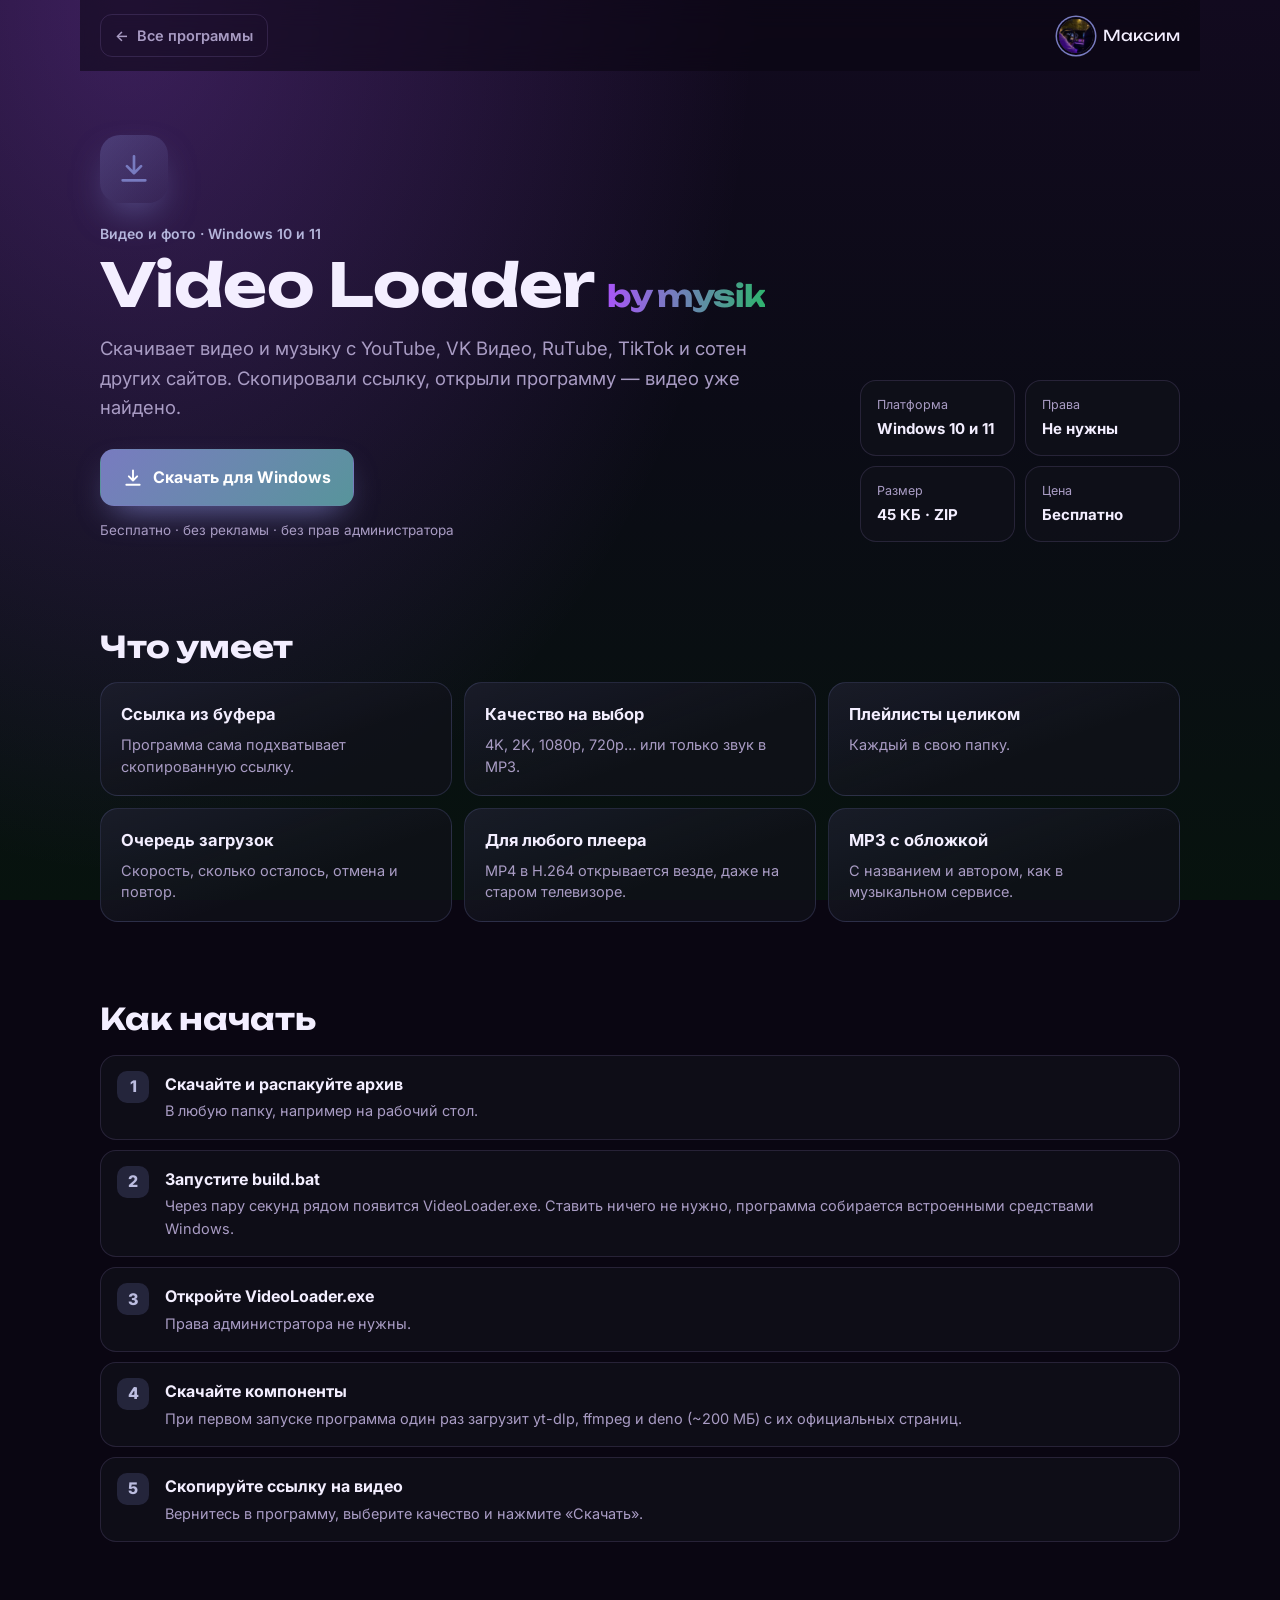
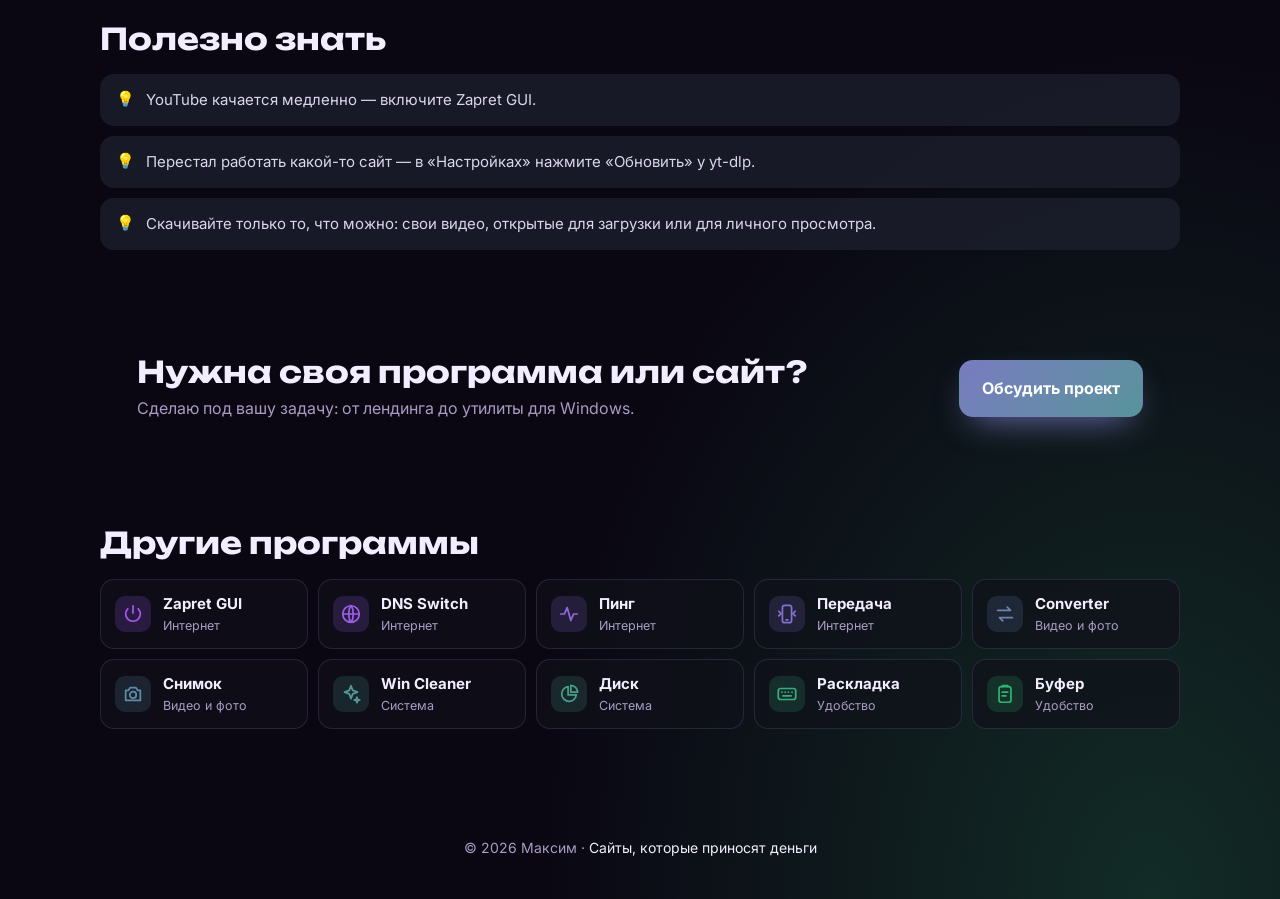
<file: soft/video-loader.html>
<!doctype html>
<html lang="ru">
<head>
  <meta charset="utf-8">
  <meta name="viewport" content="width=device-width, initial-scale=1, viewport-fit=cover">
  <title>Video Loader by mysik — видео и фото, Windows 10 и 11</title>
  <meta name="description" content="Скачивает видео и музыку с YouTube, VK Видео, RuTube и TikTok: до 4K, плейлисты, MP3 с обложкой.">
  <meta name="theme-color" content="#0a0612">
  <meta property="og:title" content="Video Loader by mysik">
  <meta property="og:description" content="Скачивает видео и музыку с YouTube, VK Видео, RuTube и TikTok: до 4K, плейлисты, MP3 с обложкой.">
  <link rel="icon" href="../img/avatar.jpg" type="image/jpeg">
  <link rel="preconnect" href="https://fonts.googleapis.com">
  <link rel="preconnect" href="https://fonts.gstatic.com" crossorigin>
  <link href="https://fonts.googleapis.com/css2?family=Unbounded:wght@500;700&family=Inter:wght@400;500;600;700&display=swap" rel="stylesheet">
  <link rel="stylesheet" href="soft.css?v=1">
</head>
<body style="--a:#787bc0">
  <header class="sp-nav">
    <a class="sp-back" href="../#programs"><span aria-hidden="true">←</span> Все программы</a>
    <a class="sp-brand" href="../"><img src="../img/avatar.jpg" alt="" width="34" height="34"><span>Максим</span></a>
  </header>

  <main class="sp">
    <section class="sp-hero">
      <div class="sp-hero__text">
        <span class="sp-ico"><svg class="" viewBox="0 0 24 24" aria-hidden="true"><path d="M12 3v12M7 10l5 5 5-5M4 20h16"/></svg></span>
        <p class="sp-kicker">Видео и фото · Windows 10 и 11</p>
        <h1>Video Loader <span>by mysik</span></h1>
        <p class="sp-lead">Скачивает видео и музыку с YouTube, VK Видео, RuTube, TikTok и сотен других сайтов. Скопировали ссылку, открыли программу — видео уже найдено.</p>
        <div class="sp-actions">
          <a class="sp-btn" href="files/VideoLoader.zip" download><svg class="" viewBox="0 0 24 24" aria-hidden="true"><path d="M12 3v12M7 10l5 5 5-5M4 20h16"/></svg>Скачать для Windows</a>
        </div>
        <p class="sp-note">Бесплатно · без рекламы · без прав администратора</p>
      </div>
      <dl class="sp-facts">
        <div><dt>Платформа</dt><dd>Windows 10 и 11</dd></div><div><dt>Права</dt><dd>Не нужны</dd></div><div><dt>Размер</dt><dd>45 КБ · ZIP</dd></div><div><dt>Цена</dt><dd>Бесплатно</dd></div>
      </dl>
    </section>

    <section class="sp-sec">
      <h2>Что умеет</h2>
      <div class="sp-feats">
        <article><h3>Ссылка из буфера</h3><p>Программа сама подхватывает скопированную ссылку.</p></article><article><h3>Качество на выбор</h3><p>4K, 2K, 1080p, 720p… или только звук в MP3.</p></article><article><h3>Плейлисты целиком</h3><p>Каждый в свою папку.</p></article><article><h3>Очередь загрузок</h3><p>Скорость, сколько осталось, отмена и повтор.</p></article><article><h3>Для любого плеера</h3><p>MP4 в H.264 открывается везде, даже на старом телевизоре.</p></article><article><h3>MP3 с обложкой</h3><p>С названием и автором, как в музыкальном сервисе.</p></article>
      </div>
    </section>

    <section class="sp-sec">
      <h2>Как начать</h2>
      <ol class="sp-steps">
        <li><b>Скачайте и распакуйте архив</b><span>В любую папку, например на рабочий стол.</span></li><li><b>Запустите build.bat</b><span>Через пару секунд рядом появится VideoLoader.exe. Ставить ничего не нужно, программа собирается встроенными средствами Windows.</span></li><li><b>Откройте VideoLoader.exe</b><span>Права администратора не нужны.</span></li><li><b>Скачайте компоненты</b><span>При первом запуске программа один раз загрузит yt-dlp, ffmpeg и deno (~200 МБ) с их официальных страниц.</span></li><li><b>Скопируйте ссылку на видео</b><span>Вернитесь в программу, выберите качество и нажмите «Скачать».</span></li>
      </ol>
    </section>

    <section class="sp-sec">
      <h2>Полезно знать</h2>
      <ul class="sp-tips"><li>YouTube качается медленно — включите Zapret GUI.</li><li>Перестал работать какой-то сайт — в «Настройках» нажмите «Обновить» у yt-dlp.</li><li>Скачивайте только то, что можно: свои видео, открытые для загрузки или для личного просмотра.</li></ul>
    </section>

    <section class="sp-cta">
      <div>
        <h2>Нужна своя программа или сайт?</h2>
        <p>Сделаю под вашу задачу: от лендинга до утилиты для Windows.</p>
      </div>
      <a class="sp-btn" href="../#order">Обсудить проект</a>
    </section>

    <section class="sp-sec">
      <h2>Другие программы</h2>
      <div class="sp-others">
        <a href="zapret.html" style="--a:#a855f7"><svg class="" viewBox="0 0 24 24" aria-hidden="true"><path d="M12 3v8M6.3 6.3a8 8 0 1 0 11.4 0"/></svg><span><b>Zapret GUI</b><small>Интернет</small></span></a><a href="dns-switch.html" style="--a:#9c5ee9"><svg class="" viewBox="0 0 24 24" aria-hidden="true"><circle cx="12" cy="12" r="9"/><path d="M3 12h18M12 3c3.2 3.6 3.2 14.4 0 18M12 3c-3.2 3.6-3.2 14.4 0 18"/></svg><span><b>DNS Switch</b><small>Интернет</small></span></a><a href="ping.html" style="--a:#9068dc"><svg class="" viewBox="0 0 24 24" aria-hidden="true"><path d="M3 12h4l3-7 4 14 3-7h4"/></svg><span><b>Пинг</b><small>Интернет</small></span></a><a href="peredacha.html" style="--a:#8471ce"><svg class="" viewBox="0 0 24 24" aria-hidden="true"><rect x="7" y="2.5" width="10" height="19" rx="2.5"/><path d="M11 18.5h2M3 9l2.5 2.5L3 14M21 9l-2.5 2.5L21 14"/></svg><span><b>Передача</b><small>Интернет</small></span></a><a href="converter.html" style="--a:#6c84b2"><svg class="" viewBox="0 0 24 24" aria-hidden="true"><path d="M4 8h14l-3.5-3.5M20 16H6l3.5 3.5"/></svg><span><b>Converter</b><small>Видео и фото</small></span></a><a href="snimok.html" style="--a:#5f8da5"><svg class="" viewBox="0 0 24 24" aria-hidden="true"><path d="M4 8h3l2-3h6l2 3h3v11H4z"/><circle cx="12" cy="13" r="3.5"/></svg><span><b>Снимок</b><small>Видео и фото</small></span></a><a href="win-cleaner.html" style="--a:#539797"><svg class="" viewBox="0 0 24 24" aria-hidden="true"><path d="M12 3l1.9 5.1L19 10l-5.1 1.9L12 17l-1.9-5.1L5 10l5.1-1.9zM18.5 15.5l.8 2.2 2.2.8-2.2.8-.8 2.2-.8-2.2-2.2-.8 2.2-.8z"/></svg><span><b>Win Cleaner</b><small>Система</small></span></a><a href="disk.html" style="--a:#47a089"><svg class="" viewBox="0 0 24 24" aria-hidden="true"><path d="M11 4a8 8 0 1 0 9 9h-9z"/><path d="M14 2.5a8 8 0 0 1 7.5 7.5H14z"/></svg><span><b>Диск</b><small>Система</small></span></a><a href="raskladka.html" style="--a:#3baa7c"><svg class="" viewBox="0 0 24 24" aria-hidden="true"><rect x="2.5" y="6" width="19" height="12" rx="2.5"/><path d="M6.5 10h.01M10 10h.01M13.5 10h.01M17.5 10h.01M7.5 14h9"/></svg><span><b>Раскладка</b><small>Удобство</small></span></a><a href="bufer.html" style="--a:#2fb36e"><svg class="" viewBox="0 0 24 24" aria-hidden="true"><rect x="5.5" y="4" width="13" height="17" rx="2.5"/><path d="M9 4V2.8h6V4M9 10h6M9 14h4"/></svg><span><b>Буфер</b><small>Удобство</small></span></a>
      </div>
    </section>
  </main>

  <footer class="sp-foot">© <span id="y">2026</span> Максим · <a href="../">Сайты, которые приносят деньги</a></footer>
  <script>document.getElementById('y').textContent = new Date().getFullYear();</script>
</body>
</html>
</file>
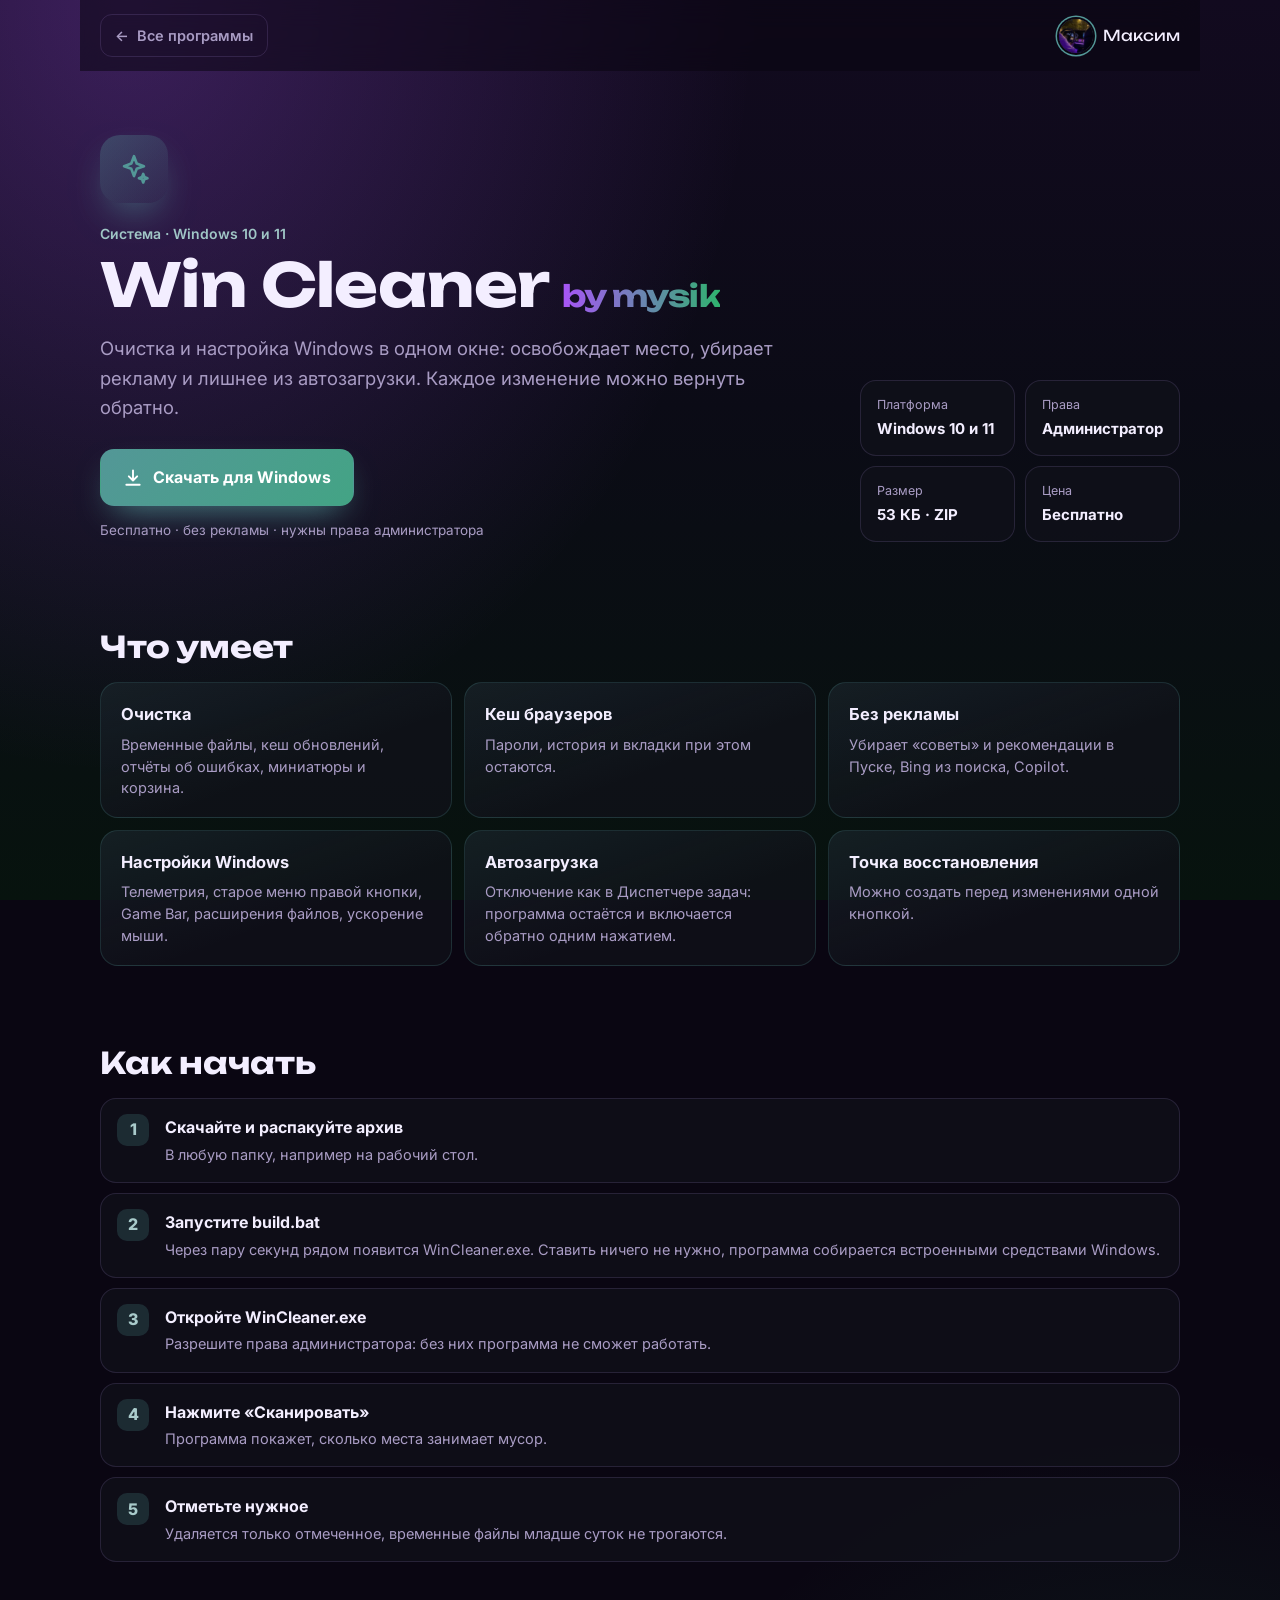
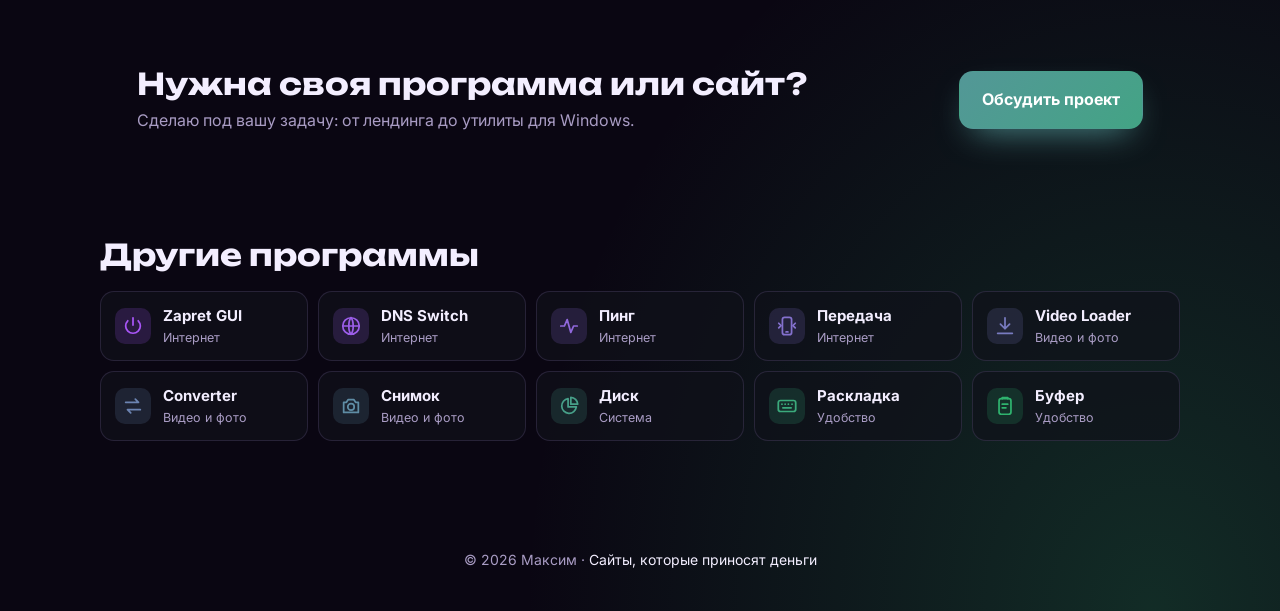
<file: soft/win-cleaner.html>
<!doctype html>
<html lang="ru">
<head>
  <meta charset="utf-8">
  <meta name="viewport" content="width=device-width, initial-scale=1, viewport-fit=cover">
  <title>Win Cleaner by mysik — система, Windows 10 и 11</title>
  <meta name="description" content="Чистит мусор, убирает рекламу и Copilot, наводит порядок в автозагрузке. Всё можно вернуть.">
  <meta name="theme-color" content="#0a0612">
  <meta property="og:title" content="Win Cleaner by mysik">
  <meta property="og:description" content="Чистит мусор, убирает рекламу и Copilot, наводит порядок в автозагрузке. Всё можно вернуть.">
  <link rel="icon" href="../img/avatar.jpg" type="image/jpeg">
  <link rel="preconnect" href="https://fonts.googleapis.com">
  <link rel="preconnect" href="https://fonts.gstatic.com" crossorigin>
  <link href="https://fonts.googleapis.com/css2?family=Unbounded:wght@500;700&family=Inter:wght@400;500;600;700&display=swap" rel="stylesheet">
  <link rel="stylesheet" href="soft.css?v=1">
</head>
<body style="--a:#539797">
  <header class="sp-nav">
    <a class="sp-back" href="../#programs"><span aria-hidden="true">←</span> Все программы</a>
    <a class="sp-brand" href="../"><img src="../img/avatar.jpg" alt="" width="34" height="34"><span>Максим</span></a>
  </header>

  <main class="sp">
    <section class="sp-hero">
      <div class="sp-hero__text">
        <span class="sp-ico"><svg class="" viewBox="0 0 24 24" aria-hidden="true"><path d="M12 3l1.9 5.1L19 10l-5.1 1.9L12 17l-1.9-5.1L5 10l5.1-1.9zM18.5 15.5l.8 2.2 2.2.8-2.2.8-.8 2.2-.8-2.2-2.2-.8 2.2-.8z"/></svg></span>
        <p class="sp-kicker">Система · Windows 10 и 11</p>
        <h1>Win Cleaner <span>by mysik</span></h1>
        <p class="sp-lead">Очистка и настройка Windows в одном окне: освобождает место, убирает рекламу и лишнее из автозагрузки. Каждое изменение можно вернуть обратно.</p>
        <div class="sp-actions">
          <a class="sp-btn" href="files/WinCleaner.zip" download><svg class="" viewBox="0 0 24 24" aria-hidden="true"><path d="M12 3v12M7 10l5 5 5-5M4 20h16"/></svg>Скачать для Windows</a>
        </div>
        <p class="sp-note">Бесплатно · без рекламы · нужны права администратора</p>
      </div>
      <dl class="sp-facts">
        <div><dt>Платформа</dt><dd>Windows 10 и 11</dd></div><div><dt>Права</dt><dd>Администратор</dd></div><div><dt>Размер</dt><dd>53 КБ · ZIP</dd></div><div><dt>Цена</dt><dd>Бесплатно</dd></div>
      </dl>
    </section>

    <section class="sp-sec">
      <h2>Что умеет</h2>
      <div class="sp-feats">
        <article><h3>Очистка</h3><p>Временные файлы, кеш обновлений, отчёты об ошибках, миниатюры и корзина.</p></article><article><h3>Кеш браузеров</h3><p>Пароли, история и вкладки при этом остаются.</p></article><article><h3>Без рекламы</h3><p>Убирает «советы» и рекомендации в Пуске, Bing из поиска, Copilot.</p></article><article><h3>Настройки Windows</h3><p>Телеметрия, старое меню правой кнопки, Game Bar, расширения файлов, ускорение мыши.</p></article><article><h3>Автозагрузка</h3><p>Отключение как в Диспетчере задач: программа остаётся и включается обратно одним нажатием.</p></article><article><h3>Точка восстановления</h3><p>Можно создать перед изменениями одной кнопкой.</p></article>
      </div>
    </section>

    <section class="sp-sec">
      <h2>Как начать</h2>
      <ol class="sp-steps">
        <li><b>Скачайте и распакуйте архив</b><span>В любую папку, например на рабочий стол.</span></li><li><b>Запустите build.bat</b><span>Через пару секунд рядом появится WinCleaner.exe. Ставить ничего не нужно, программа собирается встроенными средствами Windows.</span></li><li><b>Откройте WinCleaner.exe</b><span>Разрешите права администратора: без них программа не сможет работать.</span></li><li><b>Нажмите «Сканировать»</b><span>Программа покажет, сколько места занимает мусор.</span></li><li><b>Отметьте нужное</b><span>Удаляется только отмеченное, временные файлы младше суток не трогаются.</span></li>
      </ol>
    </section>

    <section class="sp-cta">
      <div>
        <h2>Нужна своя программа или сайт?</h2>
        <p>Сделаю под вашу задачу: от лендинга до утилиты для Windows.</p>
      </div>
      <a class="sp-btn" href="../#order">Обсудить проект</a>
    </section>

    <section class="sp-sec">
      <h2>Другие программы</h2>
      <div class="sp-others">
        <a href="zapret.html" style="--a:#a855f7"><svg class="" viewBox="0 0 24 24" aria-hidden="true"><path d="M12 3v8M6.3 6.3a8 8 0 1 0 11.4 0"/></svg><span><b>Zapret GUI</b><small>Интернет</small></span></a><a href="dns-switch.html" style="--a:#9c5ee9"><svg class="" viewBox="0 0 24 24" aria-hidden="true"><circle cx="12" cy="12" r="9"/><path d="M3 12h18M12 3c3.2 3.6 3.2 14.4 0 18M12 3c-3.2 3.6-3.2 14.4 0 18"/></svg><span><b>DNS Switch</b><small>Интернет</small></span></a><a href="ping.html" style="--a:#9068dc"><svg class="" viewBox="0 0 24 24" aria-hidden="true"><path d="M3 12h4l3-7 4 14 3-7h4"/></svg><span><b>Пинг</b><small>Интернет</small></span></a><a href="peredacha.html" style="--a:#8471ce"><svg class="" viewBox="0 0 24 24" aria-hidden="true"><rect x="7" y="2.5" width="10" height="19" rx="2.5"/><path d="M11 18.5h2M3 9l2.5 2.5L3 14M21 9l-2.5 2.5L21 14"/></svg><span><b>Передача</b><small>Интернет</small></span></a><a href="video-loader.html" style="--a:#787bc0"><svg class="" viewBox="0 0 24 24" aria-hidden="true"><path d="M12 3v12M7 10l5 5 5-5M4 20h16"/></svg><span><b>Video Loader</b><small>Видео и фото</small></span></a><a href="converter.html" style="--a:#6c84b2"><svg class="" viewBox="0 0 24 24" aria-hidden="true"><path d="M4 8h14l-3.5-3.5M20 16H6l3.5 3.5"/></svg><span><b>Converter</b><small>Видео и фото</small></span></a><a href="snimok.html" style="--a:#5f8da5"><svg class="" viewBox="0 0 24 24" aria-hidden="true"><path d="M4 8h3l2-3h6l2 3h3v11H4z"/><circle cx="12" cy="13" r="3.5"/></svg><span><b>Снимок</b><small>Видео и фото</small></span></a><a href="disk.html" style="--a:#47a089"><svg class="" viewBox="0 0 24 24" aria-hidden="true"><path d="M11 4a8 8 0 1 0 9 9h-9z"/><path d="M14 2.5a8 8 0 0 1 7.5 7.5H14z"/></svg><span><b>Диск</b><small>Система</small></span></a><a href="raskladka.html" style="--a:#3baa7c"><svg class="" viewBox="0 0 24 24" aria-hidden="true"><rect x="2.5" y="6" width="19" height="12" rx="2.5"/><path d="M6.5 10h.01M10 10h.01M13.5 10h.01M17.5 10h.01M7.5 14h9"/></svg><span><b>Раскладка</b><small>Удобство</small></span></a><a href="bufer.html" style="--a:#2fb36e"><svg class="" viewBox="0 0 24 24" aria-hidden="true"><rect x="5.5" y="4" width="13" height="17" rx="2.5"/><path d="M9 4V2.8h6V4M9 10h6M9 14h4"/></svg><span><b>Буфер</b><small>Удобство</small></span></a>
      </div>
    </section>
  </main>

  <footer class="sp-foot">© <span id="y">2026</span> Максим · <a href="../">Сайты, которые приносят деньги</a></footer>
  <script>document.getElementById('y').textContent = new Date().getFullYear();</script>
</body>
</html>
</file>
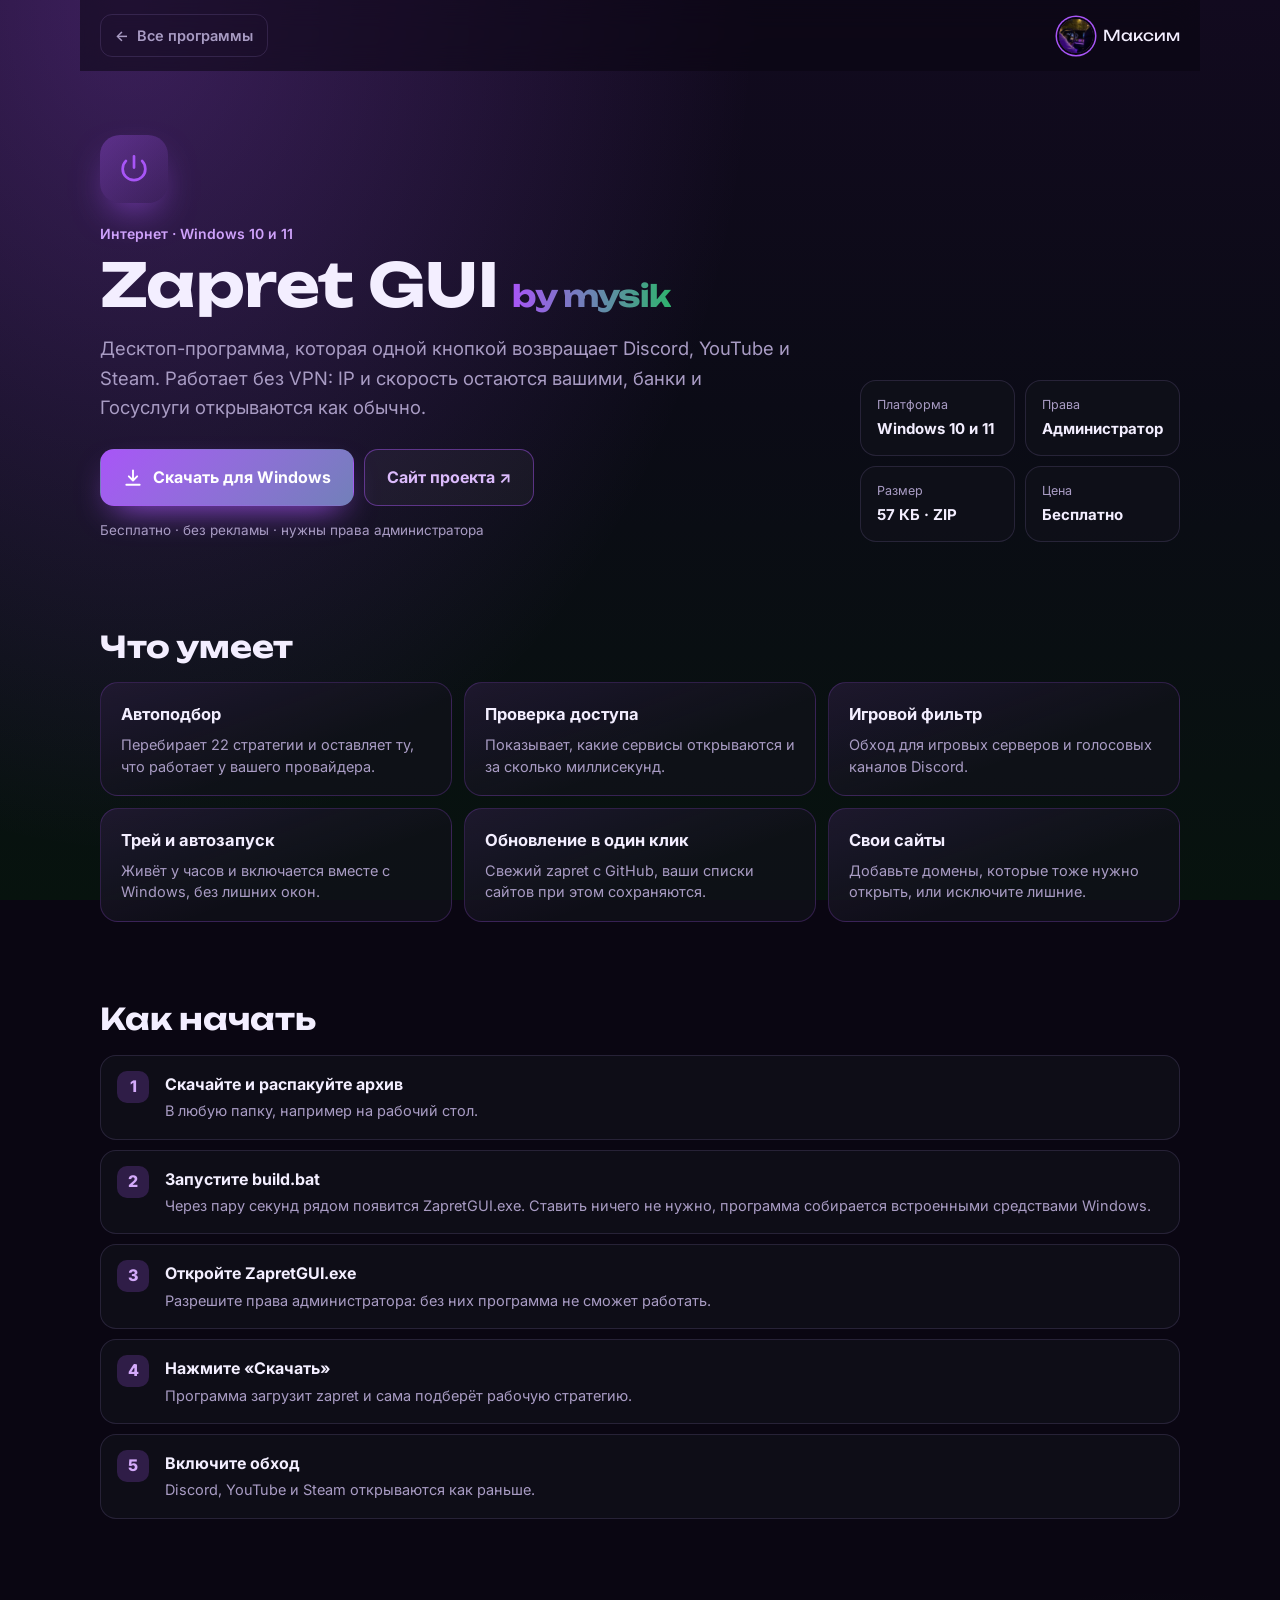
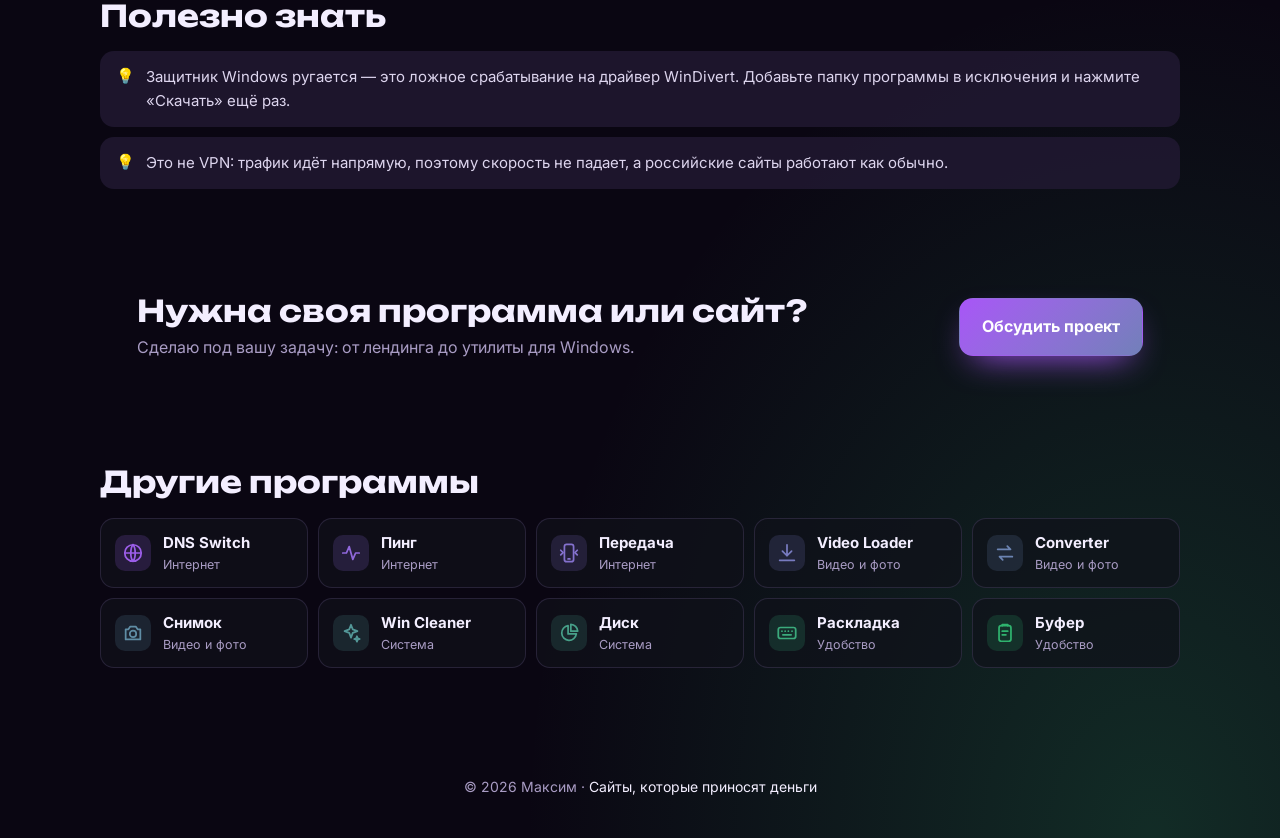
<file: soft/zapret.html>
<!doctype html>
<html lang="ru">
<head>
  <meta charset="utf-8">
  <meta name="viewport" content="width=device-width, initial-scale=1, viewport-fit=cover">
  <title>Zapret GUI by mysik — интернет, Windows 10 и 11</title>
  <meta name="description" content="Возвращает Discord, YouTube и Steam одной кнопкой. Без VPN: скорость и IP остаются вашими.">
  <meta name="theme-color" content="#0a0612">
  <meta property="og:title" content="Zapret GUI by mysik">
  <meta property="og:description" content="Возвращает Discord, YouTube и Steam одной кнопкой. Без VPN: скорость и IP остаются вашими.">
  <link rel="icon" href="../img/avatar.jpg" type="image/jpeg">
  <link rel="preconnect" href="https://fonts.googleapis.com">
  <link rel="preconnect" href="https://fonts.gstatic.com" crossorigin>
  <link href="https://fonts.googleapis.com/css2?family=Unbounded:wght@500;700&family=Inter:wght@400;500;600;700&display=swap" rel="stylesheet">
  <link rel="stylesheet" href="soft.css?v=1">
</head>
<body style="--a:#a855f7">
  <header class="sp-nav">
    <a class="sp-back" href="../#programs"><span aria-hidden="true">←</span> Все программы</a>
    <a class="sp-brand" href="../"><img src="../img/avatar.jpg" alt="" width="34" height="34"><span>Максим</span></a>
  </header>

  <main class="sp">
    <section class="sp-hero">
      <div class="sp-hero__text">
        <span class="sp-ico"><svg class="" viewBox="0 0 24 24" aria-hidden="true"><path d="M12 3v8M6.3 6.3a8 8 0 1 0 11.4 0"/></svg></span>
        <p class="sp-kicker">Интернет · Windows 10 и 11</p>
        <h1>Zapret GUI <span>by mysik</span></h1>
        <p class="sp-lead">Десктоп-программа, которая одной кнопкой возвращает Discord, YouTube и Steam. Работает без VPN: IP и скорость остаются вашими, банки и Госуслуги открываются как обычно.</p>
        <div class="sp-actions">
          <a class="sp-btn" href="https://mysik-zapret.netlify.app/ZapretGUI.zip" download><svg class="" viewBox="0 0 24 24" aria-hidden="true"><path d="M12 3v12M7 10l5 5 5-5M4 20h16"/></svg>Скачать для Windows</a>
          <a class="sp-btn sp-btn--ghost" href="https://mysik-zapret.netlify.app" target="_blank" rel="noopener">Сайт проекта ↗</a>
        </div>
        <p class="sp-note">Бесплатно · без рекламы · нужны права администратора</p>
      </div>
      <dl class="sp-facts">
        <div><dt>Платформа</dt><dd>Windows 10 и 11</dd></div><div><dt>Права</dt><dd>Администратор</dd></div><div><dt>Размер</dt><dd>57 КБ · ZIP</dd></div><div><dt>Цена</dt><dd>Бесплатно</dd></div>
      </dl>
    </section>

    <section class="sp-sec">
      <h2>Что умеет</h2>
      <div class="sp-feats">
        <article><h3>Автоподбор</h3><p>Перебирает 22 стратегии и оставляет ту, что работает у вашего провайдера.</p></article><article><h3>Проверка доступа</h3><p>Показывает, какие сервисы открываются и за сколько миллисекунд.</p></article><article><h3>Игровой фильтр</h3><p>Обход для игровых серверов и голосовых каналов Discord.</p></article><article><h3>Трей и автозапуск</h3><p>Живёт у часов и включается вместе с Windows, без лишних окон.</p></article><article><h3>Обновление в один клик</h3><p>Свежий zapret с GitHub, ваши списки сайтов при этом сохраняются.</p></article><article><h3>Свои сайты</h3><p>Добавьте домены, которые тоже нужно открыть, или исключите лишние.</p></article>
      </div>
    </section>

    <section class="sp-sec">
      <h2>Как начать</h2>
      <ol class="sp-steps">
        <li><b>Скачайте и распакуйте архив</b><span>В любую папку, например на рабочий стол.</span></li><li><b>Запустите build.bat</b><span>Через пару секунд рядом появится ZapretGUI.exe. Ставить ничего не нужно, программа собирается встроенными средствами Windows.</span></li><li><b>Откройте ZapretGUI.exe</b><span>Разрешите права администратора: без них программа не сможет работать.</span></li><li><b>Нажмите «Скачать»</b><span>Программа загрузит zapret и сама подберёт рабочую стратегию.</span></li><li><b>Включите обход</b><span>Discord, YouTube и Steam открываются как раньше.</span></li>
      </ol>
    </section>

    <section class="sp-sec">
      <h2>Полезно знать</h2>
      <ul class="sp-tips"><li>Защитник Windows ругается — это ложное срабатывание на драйвер WinDivert. Добавьте папку программы в исключения и нажмите «Скачать» ещё раз.</li><li>Это не VPN: трафик идёт напрямую, поэтому скорость не падает, а российские сайты работают как обычно.</li></ul>
    </section>

    <section class="sp-cta">
      <div>
        <h2>Нужна своя программа или сайт?</h2>
        <p>Сделаю под вашу задачу: от лендинга до утилиты для Windows.</p>
      </div>
      <a class="sp-btn" href="../#order">Обсудить проект</a>
    </section>

    <section class="sp-sec">
      <h2>Другие программы</h2>
      <div class="sp-others">
        <a href="dns-switch.html" style="--a:#9c5ee9"><svg class="" viewBox="0 0 24 24" aria-hidden="true"><circle cx="12" cy="12" r="9"/><path d="M3 12h18M12 3c3.2 3.6 3.2 14.4 0 18M12 3c-3.2 3.6-3.2 14.4 0 18"/></svg><span><b>DNS Switch</b><small>Интернет</small></span></a><a href="ping.html" style="--a:#9068dc"><svg class="" viewBox="0 0 24 24" aria-hidden="true"><path d="M3 12h4l3-7 4 14 3-7h4"/></svg><span><b>Пинг</b><small>Интернет</small></span></a><a href="peredacha.html" style="--a:#8471ce"><svg class="" viewBox="0 0 24 24" aria-hidden="true"><rect x="7" y="2.5" width="10" height="19" rx="2.5"/><path d="M11 18.5h2M3 9l2.5 2.5L3 14M21 9l-2.5 2.5L21 14"/></svg><span><b>Передача</b><small>Интернет</small></span></a><a href="video-loader.html" style="--a:#787bc0"><svg class="" viewBox="0 0 24 24" aria-hidden="true"><path d="M12 3v12M7 10l5 5 5-5M4 20h16"/></svg><span><b>Video Loader</b><small>Видео и фото</small></span></a><a href="converter.html" style="--a:#6c84b2"><svg class="" viewBox="0 0 24 24" aria-hidden="true"><path d="M4 8h14l-3.5-3.5M20 16H6l3.5 3.5"/></svg><span><b>Converter</b><small>Видео и фото</small></span></a><a href="snimok.html" style="--a:#5f8da5"><svg class="" viewBox="0 0 24 24" aria-hidden="true"><path d="M4 8h3l2-3h6l2 3h3v11H4z"/><circle cx="12" cy="13" r="3.5"/></svg><span><b>Снимок</b><small>Видео и фото</small></span></a><a href="win-cleaner.html" style="--a:#539797"><svg class="" viewBox="0 0 24 24" aria-hidden="true"><path d="M12 3l1.9 5.1L19 10l-5.1 1.9L12 17l-1.9-5.1L5 10l5.1-1.9zM18.5 15.5l.8 2.2 2.2.8-2.2.8-.8 2.2-.8-2.2-2.2-.8 2.2-.8z"/></svg><span><b>Win Cleaner</b><small>Система</small></span></a><a href="disk.html" style="--a:#47a089"><svg class="" viewBox="0 0 24 24" aria-hidden="true"><path d="M11 4a8 8 0 1 0 9 9h-9z"/><path d="M14 2.5a8 8 0 0 1 7.5 7.5H14z"/></svg><span><b>Диск</b><small>Система</small></span></a><a href="raskladka.html" style="--a:#3baa7c"><svg class="" viewBox="0 0 24 24" aria-hidden="true"><rect x="2.5" y="6" width="19" height="12" rx="2.5"/><path d="M6.5 10h.01M10 10h.01M13.5 10h.01M17.5 10h.01M7.5 14h9"/></svg><span><b>Раскладка</b><small>Удобство</small></span></a><a href="bufer.html" style="--a:#2fb36e"><svg class="" viewBox="0 0 24 24" aria-hidden="true"><rect x="5.5" y="4" width="13" height="17" rx="2.5"/><path d="M9 4V2.8h6V4M9 10h6M9 14h4"/></svg><span><b>Буфер</b><small>Удобство</small></span></a>
      </div>
    </section>
  </main>

  <footer class="sp-foot">© <span id="y">2026</span> Максим · <a href="../">Сайты, которые приносят деньги</a></footer>
  <script>document.getElementById('y').textContent = new Date().getFullYear();</script>
</body>
</html>
</file>
<file: css/style.css>
html { -webkit-text-size-adjust: 100%; text-size-adjust: 100%; }
/* Ночная фиолетовая гамма — под фото с подсветкой салона. */
:root {
  --bg: #0a0612;
  --bg-2: #120a1f;
  --surface: rgba(255, 255, 255, 0.04);
  --surface-2: rgba(255, 255, 255, 0.07);
  --border: rgba(196, 160, 255, 0.14);
  --text: #f3eeff;
  --muted: #a99cc4;
  --violet: #a855f7;
  --magenta: #d946ef;
  --amber: #fbbf24;
  --wa: #25d366;
  --radius: 24px;
  --font-display: Unbounded, Inter, system-ui, sans-serif;
  color-scheme: dark;
}

*, *::before, *::after { box-sizing: border-box; }
html { scroll-behavior: smooth; scroll-padding-top: 84px; }
body {
  margin: 0;
  background: var(--bg);
  color: var(--text);
  font: 16px/1.6 Inter, system-ui, -apple-system, sans-serif;
  -webkit-font-smoothing: antialiased;
  overflow-x: clip;
}
a { color: inherit; text-decoration: none; }
button, input, select, textarea { font: inherit; color: inherit; }
h1, h2, h3 { font-family: var(--font-display); letter-spacing: -0.02em; }
img { display: block; max-width: 100%; }

/* ---------- Фоновое свечение ---------- */
.glow { position: fixed; inset: 0; z-index: -1; overflow: hidden; pointer-events: none; }
.glow i { position: absolute; border-radius: 50%; filter: blur(110px); opacity: 0.4; }
.glow i:nth-child(1) { width: 50vmax; height: 50vmax; top: -20vmax; right: -15vmax; background: var(--violet); }
.glow i:nth-child(2) { width: 40vmax; height: 40vmax; top: 40%; left: -20vmax; background: var(--magenta); opacity: 0.22; }
.glow i:nth-child(3) { width: 26vmax; height: 26vmax; bottom: -10vmax; right: 10%; background: var(--amber); opacity: 0.1; }

/* ---------- Кнопки ---------- */
.btn {
  display: inline-flex;
  align-items: center;
  justify-content: center;
  gap: 8px;
  padding: 14px 24px;
  border: 1px solid var(--border);
  border-radius: 14px;
  background: var(--surface);
  font-weight: 600;
  cursor: pointer;
  transition: transform 0.15s, box-shadow 0.2s, background 0.2s;
}
.btn:hover { transform: translateY(-2px); }
.btn:disabled { opacity: 0.6; cursor: default; transform: none; }
.btn--primary { border-color: transparent; background: linear-gradient(135deg, var(--violet), var(--magenta)); color: #fff; box-shadow: 0 10px 30px -10px rgba(217, 70, 239, 0.7); }
.btn--primary:hover { box-shadow: 0 16px 40px -10px rgba(217, 70, 239, 0.9); }
.btn--wa { border-color: rgba(37, 211, 102, 0.45); color: #c9f7da; }
.btn--wa svg { width: 20px; height: 20px; fill: var(--wa); }
.btn--wa:hover { background: rgba(37, 211, 102, 0.12); }
.btn--ghost:hover { background: var(--surface-2); }
.btn--sm { padding: 9px 16px; font-size: 14px; border-radius: 12px; }
.btn--block { width: 100%; }

/* ---------- Навигация ---------- */
.nav {
  position: sticky;
  top: 0;
  z-index: 20;
  display: flex;
  align-items: center;
  gap: 18px;
  padding: calc(12px + env(safe-area-inset-top)) max(20px, calc((100% - 1160px) / 2)) 12px;
  background: rgba(10, 6, 18, 0.72);
  backdrop-filter: blur(16px);
  -webkit-backdrop-filter: blur(16px);
  border-bottom: 1px solid var(--border);
}
.nav__brand { display: flex; align-items: center; gap: 10px; font-family: var(--font-display); font-size: 16px; }
.nav__brand img { width: 40px; height: 40px; border-radius: 50%; object-fit: cover; box-shadow: 0 0 0 2px var(--bg), 0 0 0 4px var(--violet), 0 0 18px rgba(168, 85, 247, 0.7); }
.nav__links { display: flex; gap: 4px; margin-left: auto; }
.nav__links a { padding: 8px 12px; border-radius: 10px; color: var(--muted); font-weight: 500; font-size: 15px; transition: color 0.15s, background 0.15s; }
.nav__links a:hover, .nav__links a.is-active { color: var(--text); background: var(--surface-2); }
/* Отдельная вкладка — ведёт на страницу с демо-сайтами */
.nav__links .nav__demo { display: inline-flex; align-items: center; gap: 6px; margin-left: 6px; color: var(--text); box-shadow: inset 0 0 0 1px rgba(217, 70, 239, 0.5); }
.nav__links .nav__demo b { padding: 1px 7px; border-radius: 999px; background: linear-gradient(135deg, var(--violet), var(--magenta)); color: #fff; font-size: 11px; }
.nav__links .nav__demo:hover { background: rgba(217, 70, 239, 0.15); }
.nav__burger { display: none; width: 44px; height: 44px; border: 1px solid var(--border); border-radius: 12px; background: var(--surface); cursor: pointer; flex-direction: column; justify-content: center; align-items: center; gap: 6px; }
.nav__burger span { width: 18px; height: 2px; border-radius: 2px; background: var(--text); transition: transform 0.25s; }
body.menu-open .nav__burger span:first-child { transform: translateY(4px) rotate(45deg); }
body.menu-open .nav__burger span:last-child { transform: translateY(-4px) rotate(-45deg); }

@media (max-width: 1080px) {
  .nav__cta { margin-left: auto; }
  .nav__burger { display: flex; }
  .nav__links {
    position: absolute;
    top: 100%;
    left: 12px;
    right: 12px;
    margin-top: 6px;
    flex-direction: column;
    gap: 2px;
    padding: 10px;
    border: 1px solid var(--border);
    border-radius: 18px;
    background: rgba(18, 10, 31, 0.97);
    box-shadow: 0 30px 60px rgba(0, 0, 0, 0.5);
    opacity: 0;
    transform: translateY(-8px);
    pointer-events: none;
    transition: opacity 0.2s, transform 0.2s;
  }
  .nav__links a { padding: 13px 14px; font-size: 16px; }
  .nav__links .nav__demo { margin: 6px 0 0; justify-content: space-between; }
  body.menu-open .nav__links { opacity: 1; transform: none; pointer-events: auto; }
}
@media (max-width: 420px) { .nav__cta { display: none; } .nav__burger { margin-left: auto; } }

/* ---------- Hero ---------- */
.hero {
  display: grid;
  overflow-x: clip;
  grid-template-columns: minmax(0, 1fr);
  gap: 40px;
  align-items: center;
  max-width: 1200px;
  margin: 0 auto;
  padding: clamp(36px, 8vw, 90px) 20px clamp(48px, 8vw, 80px);
}
@media (min-width: 900px) { .hero { grid-template-columns: minmax(0, 1.25fr) minmax(0, 1fr); gap: 60px; } }
.hero__hello { margin: 0; color: var(--muted); font-size: 18px; }
.hero__hello b { color: var(--text); }
.hero__title {
  margin: 10px 0 0;
  font-size: clamp(34px, 6.4vw, 72px);
  line-height: 1.05;
  font-weight: 700;
  background: linear-gradient(100deg, #fff 30%, #e4c6ff 60%, var(--magenta));
  -webkit-background-clip: text;
  background-clip: text;
  color: transparent;
}
.hero__intro { max-width: 56ch; margin: 20px 0 0; color: var(--muted); font-size: clamp(16px, 2vw, 18px); }
.hero__cta { display: flex; flex-wrap: wrap; gap: 12px; margin-top: 30px; }
.stats { display: grid; grid-template-columns: repeat(auto-fit, minmax(104px, 1fr)); gap: 12px; margin: 36px 0 0; padding: 0; list-style: none; max-width: 520px; }
.stats li { min-width: 0; padding: 14px; border: 1px solid var(--border); border-radius: 18px; background: var(--surface); }
.stats b { display: block; font-family: var(--font-display); font-size: clamp(22px, 4vw, 30px); color: #fff; }
.stats span { font-size: 13px; color: var(--muted); line-height: 1.3; display: block; }

.hero__photo { position: relative; margin: 0; justify-self: center; width: min(100%, 440px); }
@media (max-width: 899px) { .hero__photo { width: min(100%, 340px); } }
.hero__photo img {
  width: 100%;
  height: auto;
  aspect-ratio: 4 / 5;
  object-fit: cover;
  border-radius: 32px;
  border: 1px solid rgba(217, 70, 239, 0.4);
  box-shadow: 0 0 0 8px rgba(168, 85, 247, 0.08), 0 40px 90px -30px rgba(168, 85, 247, 0.8);
}
.hero__photo::before { content: ''; position: absolute; inset: 12% -6% -6% 12%; z-index: -1; border-radius: 36px; background: linear-gradient(135deg, var(--violet), var(--magenta)); opacity: 0.35; filter: blur(30px); }
.hero__photo figcaption {
  position: absolute;
  left: 18px;
  bottom: 18px;
  display: flex;
  align-items: center;
  gap: 8px;
  padding: 9px 14px;
  border-radius: 999px;
  background: rgba(10, 6, 18, 0.75);
  backdrop-filter: blur(10px);
  -webkit-backdrop-filter: blur(10px);
  font-size: 14px;
  font-weight: 600;
}
.dot { width: 8px; height: 8px; border-radius: 50%; background: var(--wa); box-shadow: 0 0 0 4px rgba(37, 211, 102, 0.25); animation: ping 2s infinite; }
@keyframes ping { 50% { box-shadow: 0 0 0 7px rgba(37, 211, 102, 0); } }

/* ---------- Секции ---------- */
.section { max-width: 1200px; margin: 0 auto; padding: clamp(48px, 8vw, 80px) 20px; }
.section__head { margin-bottom: 30px; }
.section__title { margin: 0; font-size: clamp(28px, 5vw, 46px); line-height: 1.1; }
.section__count { display: inline-grid; place-items: center; min-width: 1.6em; height: 1.6em; margin-left: 6px; padding: 0 0.4em; border-radius: 999px; background: var(--surface-2); color: var(--violet); font-size: 0.42em; vertical-align: middle; }
.section__lead { max-width: 60ch; margin: 10px 0 0; color: var(--muted); }

/* ---------- Карточки проектов ---------- */
.cards { display: grid; gap: 16px; grid-template-columns: repeat(auto-fill, minmax(min(100%, 280px), 1fr)); }
@media (min-width: 1100px) {
  .cards { grid-template-columns: repeat(6, 1fr); }
  .cards .card { grid-column: span 2; }
  .cards .card:nth-child(4), .cards .card:nth-child(5) { grid-column: span 3; }
}
.card {
  display: flex;
  flex-direction: column;
  overflow: hidden;
  border: 1px solid var(--border);
  border-radius: var(--radius);
  background: var(--surface);
  transition: transform 0.25s, border-color 0.25s, box-shadow 0.25s;
  transition-delay: 0s;
}
.card:hover { transform: translateY(-4px); border-color: color-mix(in srgb, var(--c) 60%, transparent); box-shadow: 0 30px 60px -30px color-mix(in srgb, var(--c) 70%, transparent); }
.card__cover {
  position: relative;
  display: grid;
  place-items: center;
  height: 150px;
  background:
    radial-gradient(circle at 30% 20%, color-mix(in srgb, var(--c) 55%, transparent), transparent 60%),
    radial-gradient(circle at 80% 90%, color-mix(in srgb, var(--magenta) 30%, transparent), transparent 55%),
    var(--bg-2);
  overflow: hidden;
}
.card__cover::after { content: ''; position: absolute; inset: 0; background: repeating-linear-gradient(90deg, rgba(255, 255, 255, 0.03) 0 1px, transparent 1px 28px), repeating-linear-gradient(0deg, rgba(255, 255, 255, 0.03) 0 1px, transparent 1px 28px); }
.card__icon { position: relative; z-index: 1; font-size: 58px; filter: drop-shadow(0 10px 20px rgba(0, 0, 0, 0.5)); transition: transform 0.35s; }
.card:hover .card__icon { transform: scale(1.12) rotate(-6deg); }
.card__num { position: absolute; top: 14px; left: 16px; z-index: 1; font-family: var(--font-display); font-size: 12px; color: rgba(255, 255, 255, 0.6); }
.card__body { display: flex; flex-direction: column; flex: 1; padding: 20px 22px 22px; }
.card__tagline { font-size: 13px; font-weight: 600; color: color-mix(in srgb, var(--c) 70%, #fff); }
.card__title { margin: 4px 0 0; font-size: 20px; }
.card__desc { margin: 8px 0 0; color: var(--muted); font-size: 15px; }
.tags { display: flex; flex-wrap: wrap; gap: 6px; margin: 14px 0 0; padding: 0; list-style: none; }
.tags li { padding: 3px 10px; border-radius: 8px; background: var(--surface-2); color: var(--muted); font-size: 12px; font-weight: 500; }
.card__actions { display: flex; gap: 8px; margin-top: auto; padding-top: 18px; }

/* ---------- Дизайны ---------- */
.designs-card { display: grid; overflow: hidden; border: 1px solid var(--border); border-radius: 30px; background: var(--surface); transition: border-color 0.25s, transform 0.25s; }
.designs-card:hover { border-color: rgba(217, 70, 239, 0.5); transform: translateY(-4px); }
@media (min-width: 860px) { .designs-card { grid-template-columns: 1.1fr 1fr; } }
.designs-card__art { display: grid; grid-template-columns: repeat(3, 1fr); gap: 10px; padding: 18px; min-height: 240px; background: var(--bg-2); }
.designs-card__art i { border-radius: 16px; background: linear-gradient(150deg, var(--c1) 0 55%, var(--c2) 55%); transition: transform 0.4s; }
.designs-card:hover .designs-card__art i:nth-child(odd) { transform: translateY(-6px); }
.designs-card:hover .designs-card__art i:nth-child(even) { transform: translateY(6px); }
.designs-card__body { display: grid; align-content: center; gap: 12px; padding: clamp(24px, 4vw, 44px); }
.designs-card__body h3 { margin: 0; font-size: clamp(22px, 3vw, 30px); }
.designs-card__body p { margin: 0; color: var(--muted); }
.designs-card__body .btn { justify-self: start; margin-top: 6px; }

/* ---------- Навыки ---------- */
.skills { display: grid; gap: 16px; }
@media (min-width: 760px) { .skills { grid-template-columns: 1.4fr 1fr; } }
.skill { padding: 24px; border: 1px solid var(--border); border-radius: var(--radius); background: var(--surface); }
.skill h3 { margin: 0 0 14px; font-family: Inter, sans-serif; font-size: 14px; font-weight: 600; color: var(--muted); text-transform: uppercase; letter-spacing: 0.08em; }
.chips { display: flex; flex-wrap: wrap; gap: 8px; margin: 0; padding: 0; list-style: none; }
.chips li { padding: 9px 16px; border: 1px solid var(--border); border-radius: 12px; background: var(--surface-2); font-weight: 600; }

/* ---------- Контакты ---------- */
.contacts { display: grid; gap: 14px; grid-template-columns: repeat(auto-fit, minmax(min(100%, 260px), 1fr)); }
.contact { display: flex; align-items: center; gap: 14px; padding: 20px; border: 1px solid var(--border); border-radius: 20px; background: var(--surface); transition: transform 0.2s, border-color 0.2s, background 0.2s; }
.contact:hover { transform: translateY(-3px); border-color: rgba(217, 70, 239, 0.5); }
.contact--wa:hover { border-color: rgba(37, 211, 102, 0.6); background: rgba(37, 211, 102, 0.06); }
.contact__icon { width: 48px; height: 48px; flex: none; display: grid; place-items: center; border-radius: 14px; background: var(--surface-2); font-size: 22px; }
.contact--wa .contact__icon { background: rgba(37, 211, 102, 0.16); }
.contact__text { display: grid; min-width: 0; }
.contact__text small { color: var(--muted); font-size: 13px; }
.contact__text b { font-size: 17px; white-space: nowrap; overflow: hidden; text-overflow: ellipsis; }
.contact__hint { margin-left: auto; color: var(--violet); font-size: 14px; font-weight: 600; white-space: nowrap; }

/* ---------- Заявка ---------- */
.order {
  display: grid;
  gap: 32px;
  padding: clamp(24px, 5vw, 50px);
  border: 1px solid rgba(217, 70, 239, 0.3);
  border-radius: 32px;
  background: radial-gradient(circle at 0% 0%, rgba(168, 85, 247, 0.22), transparent 50%), var(--surface);
}
@media (min-width: 900px) { .order { grid-template-columns: 1fr 1.2fr; gap: 50px; } }
.order__text p { margin: 14px 0 0; color: var(--muted); }
.order__perks { display: grid; gap: 10px; margin: 24px 0 0; padding: 0; list-style: none; }
.order__perks li::before { content: '✦'; margin-right: 10px; color: var(--magenta); }
.form { display: grid; gap: 14px; }
.field { display: grid; gap: 6px; font-size: 14px; font-weight: 600; color: var(--muted); }
.field input, .field select, .field textarea {
  width: 100%;
  padding: 13px 16px;
  border: 1px solid var(--border);
  border-radius: 14px;
  background: rgba(10, 6, 18, 0.6);
  font-size: 16px;
  font-weight: 400;
  color: var(--text);
  outline: none;
  transition: border-color 0.15s, box-shadow 0.15s;
}
.field textarea { resize: vertical; min-height: 110px; }
.field select { appearance: none; background-image: linear-gradient(45deg, transparent 50%, var(--muted) 50%), linear-gradient(135deg, var(--muted) 50%, transparent 50%); background-position: calc(100% - 22px) 52%, calc(100% - 16px) 52%; background-size: 6px 6px; background-repeat: no-repeat; }
.field select option { background: var(--bg-2); }
.field input:focus, .field select:focus, .field textarea:focus { border-color: var(--violet); box-shadow: 0 0 0 4px rgba(168, 85, 247, 0.2); }
.field ::placeholder { color: rgba(169, 156, 196, 0.6); }
.honey { position: absolute; left: -9999px; width: 1px; height: 1px; opacity: 0; }
.form__status { min-height: 1.5em; margin: 0; font-size: 14px; color: var(--muted); }
.form__status.is-ok { color: #86efac; }
.form__status.is-error { color: #fda4af; }
.form__status a { color: #86efac; text-decoration: underline; }

.footer { display: flex; flex-wrap: wrap; justify-content: space-between; gap: 10px; max-width: 1200px; margin: 0 auto; padding: 30px 20px calc(30px + env(safe-area-inset-bottom)); border-top: 1px solid var(--border); color: var(--muted); font-size: 14px; }
.footer a:hover { color: var(--text); }

/* ---------- Появление ---------- */
.reveal { opacity: 0; transform: translateY(18px); transition: opacity 0.6s ease, transform 0.6s ease; transition-delay: var(--d, 0s); }
.reveal.is-visible { opacity: 1; transform: none; }
.card.reveal.is-visible:hover { transform: translateY(-4px); }

@media (prefers-reduced-motion: reduce) {
  html { scroll-behavior: auto; }
  .reveal { opacity: 1; transform: none; transition: none; }
  .dot { animation: none; }
}

/* ---------- Сворачиваемые разделы ---------- */
.section--fold { padding-top: 14px; padding-bottom: 14px; }
.fold { border: 1px solid var(--border); border-radius: 26px; background: var(--surface); overflow: hidden; transition: border-color 0.25s; }
.section--fold[data-open="true"] .fold { border-color: rgba(217, 70, 239, 0.35); }
.fold__head { display: grid; grid-template-columns: 1fr auto; gap: 14px 18px; align-items: center; width: 100%; padding: 22px 24px; border: 0; background: transparent; text-align: left; cursor: pointer; }
.fold__head:hover .fold__btn { background: var(--surface-2); }
.fold__text { display: grid; gap: 6px; min-width: 0; }
.fold__title { font-family: var(--font-display); font-size: clamp(22px, 4vw, 32px); line-height: 1.1; color: var(--text); }
.fold__lead { color: var(--muted); font-size: 15px; }
.fold__icons { grid-column: 1; display: flex; flex-wrap: wrap; gap: 6px; }
.fold__icons i { width: 42px; height: 42px; display: grid; place-items: center; border-radius: 12px; background: color-mix(in srgb, var(--c, #a855f7) 18%, transparent); font-style: normal; font-size: 22px; }
.fold__icons .more { width: auto; padding: 0 12px; background: var(--surface-2); color: var(--muted); font-size: 14px; font-weight: 700; }
.fold__btn { grid-column: 2; grid-row: 1 / span 2; align-self: center; display: inline-flex; align-items: center; gap: 6px; padding: 12px 18px; border: 1px solid var(--border); border-radius: 14px; color: var(--text); font-weight: 700; white-space: nowrap; transition: background 0.2s; }
.fold__btn b { display: inline-block; transition: transform 0.3s; }
.section--fold[data-open="true"] .fold__btn b { transform: rotate(180deg); }
.fold__body { display: grid; grid-template-rows: 0fr; transition: grid-template-rows 0.45s cubic-bezier(0.2, 0.8, 0.2, 1); }
.fold__body > * { min-height: 0; overflow: hidden; }
.section--fold[data-open="true"] .fold__body { grid-template-rows: 1fr; }
.fold__body .cards { padding: 4px 18px 22px; }
.section--fold[data-open="true"] .card { animation: cardIn 0.45s ease both; animation-delay: var(--d, 0s); }
@keyframes cardIn { from { opacity: 0; transform: translateY(14px); } }
.fold__all { display: flex; margin: 0 18px 22px; }
.section--fold[data-open="false"] .fold__all { display: none; }
@media (max-width: 640px) {
  .fold__head { grid-template-columns: 1fr; padding: 18px; }
  .fold__btn { grid-column: 1; grid-row: auto; justify-self: start; }
  .fold__icons i { width: 36px; height: 36px; font-size: 19px; }
  .fold__body .cards { padding: 0 12px 16px; }
}
@media (prefers-reduced-motion: reduce) { .fold__body { transition: none; } .section--fold[data-open="true"] .card { animation: none; } }
/* Компактные карточки внутри разделов на телефоне */
@media (max-width: 640px) {
  .fold .cards { gap: 10px; }
  .fold .card { display: grid; grid-template-columns: 76px 1fr; border-radius: 18px; }
  .fold .card__cover { height: auto; min-height: 100%; }
  .fold .card__icon { font-size: 34px; }
  .fold .card__num { display: none; }
  .fold .card__body { padding: 12px 14px; }
  .fold .card__title { font-size: 17px; margin: 2px 0 0; }
  .fold .card__desc { margin: 4px 0 0; font-size: 14px; display: -webkit-box; -webkit-line-clamp: 2; -webkit-box-orient: vertical; overflow: hidden; }
  .fold .tags { display: none; }
  .fold .card__actions { padding-top: 10px; }
  .fold .card__actions .btn { padding: 7px 14px; font-size: 13px; }
}
@media (min-width: 641px) {
  .fold .cards { grid-template-columns: repeat(auto-fill, minmax(250px, 1fr)); }
  .fold .cards .card { grid-column: auto; }
  .fold .card__cover { height: 120px; }
}

/* Zapret GUI — свой продукт, отдельная зелёная тема */
/* ===== Программы by mysik: фиолетовый плавно перетекает в зелёный ===== */
.soft { --v: #a855f7; --z: #2fb36e; --z-ink: #06150d; --z-soft: rgba(47, 179, 110, 0.14); position: relative; padding: clamp(64px, 10vw, 120px) 20px; isolation: isolate; }
.soft::before { content: ''; position: absolute; inset: 0; z-index: -1; pointer-events: none;
  background:
    radial-gradient(60% 40% at 15% 18%, rgba(168, 85, 247, 0.22), transparent 70%),
    radial-gradient(60% 45% at 85% 82%, rgba(47, 179, 110, 0.22), transparent 70%),
    linear-gradient(180deg, transparent 0%, rgba(120, 60, 200, 0.14) 14%, rgba(70, 110, 160, 0.10) 50%, rgba(30, 140, 90, 0.16) 86%, transparent 100%); }
.soft__inner { max-width: 1200px; margin: 0 auto; }
.soft__head { margin-bottom: 30px; }
.soft__tag { display: inline-flex; align-items: center; gap: 8px; margin-bottom: 14px; padding: 6px 12px; border-radius: 999px; background: linear-gradient(90deg, rgba(168, 85, 247, 0.18), rgba(47, 179, 110, 0.18)); color: #cfe9dc; font-size: 13px; font-weight: 600; }
.soft__tag i { width: 7px; height: 7px; border-radius: 50%; background: linear-gradient(135deg, var(--v), var(--z)); }
.soft__grad { background: linear-gradient(90deg, var(--v), var(--z)); -webkit-background-clip: text; background-clip: text; color: transparent; }

.zapret__card { position: relative; display: grid; gap: clamp(24px, 4vw, 48px); align-items: center; overflow: hidden; padding: clamp(22px, 4vw, 48px); border-radius: 30px;
  border: 1px solid transparent;
  background: radial-gradient(110% 90% at 100% 0%, rgba(47, 179, 110, 0.24), transparent 60%), radial-gradient(90% 90% at 0% 100%, rgba(168, 85, 247, 0.16), transparent 60%), #11121a padding-box,
              linear-gradient(135deg, rgba(168, 85, 247, 0.7), rgba(47, 179, 110, 0.7)) border-box; }
@media (min-width: 900px) { .zapret__card { grid-template-columns: minmax(0, 1.2fr) minmax(0, 0.8fr); } }
.zapret__tag { display: inline-flex; align-items: center; gap: 8px; padding: 6px 12px; border-radius: 999px; background: var(--z-soft); color: #8fe3b6; font-size: 13px; font-weight: 600; }
.zapret__tag i { width: 7px; height: 7px; border-radius: 50%; background: var(--z); box-shadow: 0 0 0 4px rgba(47, 179, 110, 0.2); }
.zapret__title { margin: 16px 0 12px; font-family: var(--font-display); font-size: clamp(28px, 4.5vw, 44px); line-height: 1.05; }
.zapret__title span { background: linear-gradient(90deg, #c084fc, var(--z)); -webkit-background-clip: text; background-clip: text; color: transparent; }
.zapret__lead { margin: 0 0 18px; color: var(--muted); max-width: 36em; }
.zapret__list { display: grid; gap: 10px; margin: 0 0 26px; padding: 0; list-style: none; }
.zapret__list li { position: relative; padding-left: 28px; color: var(--muted); font-size: 15px; }
.zapret__list li::before { content: '✓'; position: absolute; left: 0; top: 1px; display: grid; place-items: center; width: 19px; height: 19px; border-radius: 6px; background: var(--z-soft); color: var(--z); font-size: 12px; font-weight: 800; }
.zapret__list b { color: var(--text); }
.zapret__actions { display: flex; flex-wrap: wrap; gap: 10px; }
.zapret__btn, .zapret__ghost { display: inline-flex; align-items: center; justify-content: center; gap: 10px; padding: 15px 22px; border-radius: 14px; font-weight: 700; transition: transform 0.15s, filter 0.15s, background 0.15s; }
.zapret__btn { background: linear-gradient(135deg, var(--v), var(--z)); color: #fff; box-shadow: 0 12px 30px -12px rgba(47, 179, 110, 0.8); }
.zapret__ghost { border: 1px solid rgba(47, 179, 110, 0.45); color: #8fe3b6; }
.zapret__btn:hover, .zapret__ghost:hover { transform: translateY(-2px); filter: brightness(1.1); }
.zapret__app { justify-self: center; width: 100%; max-width: 300px; padding: 0 16px 18px; border: 1px solid #262a33; border-radius: 20px; background: #14161b; box-shadow: 0 30px 70px -24px rgba(0, 0, 0, 0.8); font-size: 13px; }
.zapret__bar { display: flex; justify-content: space-between; align-items: center; height: 42px; color: #6b7282; }
.zapret__bar span { display: flex; align-items: center; gap: 8px; color: #e9ecf1; font-weight: 600; }
.zapret__bar i { width: 15px; height: 15px; border-radius: 5px; background: var(--z); }
.zapret__tabs { display: grid; grid-template-columns: repeat(3, 1fr); padding: 3px; border-radius: 11px; background: #1c1f26; }
.zapret__tabs span { padding: 6px 0; border-radius: 8px; text-align: center; color: #949bab; font-size: 12px; }
.zapret__tabs .on { background: #2a2e38; color: #f2f4f7; }
.zapret__power { display: grid; place-items: center; width: 120px; height: 120px; margin: 24px auto 8px; border-radius: 50%; background: radial-gradient(circle, rgba(47, 179, 110, 0.25), transparent 70%); border: 2px solid var(--z); box-shadow: 0 0 40px -6px rgba(47, 179, 110, 0.7); animation: zpulse 2.6s ease-in-out infinite; }
.zapret__power svg { width: 44px; height: 44px; fill: none; stroke: var(--z); stroke-width: 2.4; stroke-linecap: round; }
@keyframes zpulse { 50% { box-shadow: 0 0 60px 0 rgba(47, 179, 110, 0.55); } }
.zapret__status { margin: 0 0 14px; text-align: center; color: var(--z); font-weight: 700; }
.zapret__svc { display: flex; justify-content: space-between; padding: 9px 12px; margin-top: 6px; border-radius: 10px; background: #1c1f26; color: #e9ecf1; }
.zapret__svc b { color: var(--z); font-weight: 600; }

.sw-filter { display: flex; gap: 8px; margin: clamp(28px, 4vw, 40px) -20px 18px; padding: 0 20px 4px; overflow-x: auto; scrollbar-width: none; }
.sw-filter::-webkit-scrollbar { display: none; }
.sw-chip { flex: none; display: inline-flex; align-items: center; gap: 7px; padding: 9px 15px; border: 1px solid var(--border); border-radius: 999px; background: var(--surface); color: var(--muted); font: 600 14px/1 Inter, system-ui, sans-serif; cursor: pointer; transition: color 0.15s, border-color 0.15s, background 0.15s; }
.sw-chip b { min-width: 20px; padding: 3px 6px; border-radius: 999px; background: var(--surface-2); font-size: 11.5px; }
.sw-chip:hover { color: var(--text); }
.sw-chip.is-on { border-color: transparent; background: linear-gradient(135deg, rgba(168, 85, 247, 0.85), rgba(47, 179, 110, 0.85)); color: #fff; }
.sw-chip.is-on b { background: rgba(0, 0, 0, 0.22); }
.sw-grid { display: grid; gap: 14px; grid-template-columns: repeat(auto-fill, minmax(min(100%, 260px), 1fr)); }
.sw { position: relative; display: flex; flex-direction: column; min-width: 0; padding: 20px; border-radius: 22px; border: 1px solid color-mix(in srgb, var(--a) 28%, transparent);
  background: linear-gradient(160deg, color-mix(in srgb, var(--a) 14%, transparent), transparent 55%), #11121a; transition: border-color 0.2s, transform 0.2s, box-shadow 0.2s; }
.sw:hover { border-color: color-mix(in srgb, var(--a) 70%, transparent); transform: translateY(-3px); box-shadow: 0 18px 40px -22px var(--a); }
.sw[hidden] { display: none; }
.sw__ico { display: grid; place-items: center; width: 46px; height: 46px; border-radius: 14px; background: color-mix(in srgb, var(--a) 18%, transparent); color: var(--a); }
.sw__ico svg { width: 24px; height: 24px; fill: none; stroke: currentColor; stroke-width: 1.9; stroke-linecap: round; stroke-linejoin: round; }
.sw__cat { position: absolute; top: 22px; right: 20px; color: color-mix(in srgb, var(--a) 60%, #fff); font-size: 12px; font-weight: 600; opacity: 0.85; }
.sw h3 { margin: 14px 0 6px; font-size: 19px; line-height: 1.25; }
.sw__link::after { content: ''; position: absolute; inset: 0; border-radius: inherit; }
.sw__link:focus-visible { outline: none; }
.sw:has(.sw__link:focus-visible) { outline: 2px solid var(--a); outline-offset: 3px; }
.sw p { flex: 1; margin: 0 0 16px; color: var(--muted); font-size: 14.5px; line-height: 1.5; }
.sw__more { color: color-mix(in srgb, var(--a) 65%, #fff); font-weight: 700; font-size: 14.5px; }
.sw:hover .sw__more span { display: inline-block; transform: translateX(3px); transition: transform 0.15s; }
@media (prefers-reduced-motion: reduce) { .zapret__power { animation: none; } }
@media (max-width: 560px) {
  .sw-grid { gap: 10px; }
  .sw { display: grid; grid-template-columns: 44px minmax(0, 1fr) auto; column-gap: 14px; align-items: center; padding: 14px 16px; border-radius: 18px; }
  .sw__ico { grid-row: span 2; width: 44px; height: 44px; border-radius: 13px; }
  .sw__cat { display: none; }
  .sw h3 { margin: 0; font-size: 17px; }
  .sw p { grid-column: 2; margin: 2px 0 0; font-size: 13.5px; line-height: 1.4; display: -webkit-box; -webkit-line-clamp: 2; -webkit-box-orient: vertical; overflow: hidden; }
  .sw__more { grid-column: 3; grid-row: 1 / span 2; font-size: 0; }
  .sw__more span { font-size: 20px; }
}
</file>
<file: soft/soft.css>
html { -webkit-text-size-adjust: 100%; text-size-adjust: 100%; scroll-behavior: smooth; }
/* Страницы программ: фон из фиолетового в зелёный, акцент --a у каждой программы свой. */
:root {
  --bg: #0a0612; --text: #f3eeff; --muted: #a99cc4; --border: rgba(196, 160, 255, 0.14);
  --surface: rgba(255, 255, 255, 0.04); --v: #a855f7; --z: #2fb36e;
  --font-display: Unbounded, Inter, system-ui, sans-serif;
  color-scheme: dark;
}
*, *::before, *::after { box-sizing: border-box; }
body {
  margin: 0; min-height: 100vh; color: var(--text); font: 16px/1.6 Inter, system-ui, -apple-system, sans-serif; -webkit-font-smoothing: antialiased; overflow-x: clip;
  background:
    radial-gradient(70% 50% at 10% 0%, rgba(168, 85, 247, 0.28), transparent 70%),
    radial-gradient(70% 50% at 90% 100%, rgba(47, 179, 110, 0.22), transparent 70%),
    linear-gradient(180deg, #120a1f 0%, #0b0b16 45%, #07130e 100%) fixed,
    var(--bg);
}
a { color: inherit; text-decoration: none; }
h1, h2, h3 { margin: 0; }

.sp-nav { position: sticky; top: 0; z-index: 5; display: flex; justify-content: space-between; align-items: center; gap: 12px; max-width: 1120px; margin: 0 auto; padding: 14px 20px; backdrop-filter: blur(14px); -webkit-backdrop-filter: blur(14px); background: rgba(10, 6, 18, 0.55); }
.sp-back { display: inline-flex; align-items: center; gap: 8px; padding: 9px 14px; border: 1px solid var(--border); border-radius: 12px; color: var(--muted); font-weight: 600; font-size: 14.5px; transition: color 0.15s, border-color 0.15s; }
.sp-back:hover { color: var(--text); border-color: color-mix(in srgb, var(--a) 60%, transparent); }
.sp-brand { display: flex; align-items: center; gap: 10px; font-family: var(--font-display); font-size: 15px; }
.sp-brand img { border-radius: 50%; object-fit: cover; box-shadow: 0 0 0 2px var(--bg), 0 0 0 3.5px var(--a); }

.sp { max-width: 1120px; margin: 0 auto; padding: 0 20px 40px; }
.sp-hero { display: grid; gap: 28px; align-items: end; padding: clamp(28px, 6vw, 64px) 0 clamp(28px, 5vw, 48px); }
@media (min-width: 900px) { .sp-hero { grid-template-columns: minmax(0, 1fr) 320px; } }
.sp-ico { display: grid; place-items: center; width: 68px; height: 68px; border-radius: 20px; background: linear-gradient(135deg, color-mix(in srgb, var(--a) 35%, transparent), color-mix(in srgb, var(--a) 10%, transparent)); color: var(--a); box-shadow: 0 16px 40px -16px var(--a); }
.sp-ico svg, .sp-btn svg, .sp-others svg { fill: none; stroke: currentColor; stroke-width: 1.9; stroke-linecap: round; stroke-linejoin: round; }
.sp-ico svg { width: 34px; height: 34px; }
.sp-kicker { margin: 20px 0 8px; color: color-mix(in srgb, var(--a) 55%, #fff); font-weight: 600; font-size: 14px; }
.sp-hero h1 { font-family: var(--font-display); font-size: clamp(34px, 7vw, 60px); line-height: 1.04; letter-spacing: -0.01em; overflow-wrap: anywhere; }
.sp-hero h1 span { font-size: 0.5em; background: linear-gradient(90deg, var(--v), var(--z)); -webkit-background-clip: text; background-clip: text; color: transparent; white-space: nowrap; }
.sp-lead { max-width: 58ch; margin: 18px 0 26px; color: var(--muted); font-size: clamp(16px, 2vw, 18.5px); }
.sp-actions { display: flex; flex-wrap: wrap; gap: 10px; }
.sp-btn { display: inline-flex; align-items: center; justify-content: center; gap: 10px; padding: 15px 22px; border-radius: 14px; border: 1px solid transparent; background: linear-gradient(135deg, var(--a), color-mix(in srgb, var(--a) 55%, var(--z))); color: #fff; font-weight: 700; box-shadow: 0 14px 34px -14px var(--a); transition: transform 0.15s, filter 0.15s; }
.sp-btn:hover { transform: translateY(-2px); filter: brightness(1.1); }
.sp-btn svg { width: 20px; height: 20px; stroke-width: 2.3; }
.sp-btn--ghost { background: var(--surface); border-color: color-mix(in srgb, var(--a) 45%, transparent); color: color-mix(in srgb, var(--a) 40%, #fff); box-shadow: none; }
.sp-note { margin: 14px 0 0; color: var(--muted); font-size: 13.5px; }
@media (max-width: 520px) { .sp-actions .sp-btn { flex: 1 1 100%; } }

.sp-facts { display: grid; grid-template-columns: 1fr 1fr; gap: 10px; margin: 0; }
.sp-facts div { padding: 14px 16px; border: 1px solid var(--border); border-radius: 16px; background: rgba(17, 18, 26, 0.7); }
.sp-facts dt { color: var(--muted); font-size: 12.5px; }
.sp-facts dd { margin: 2px 0 0; font-weight: 700; font-size: 15px; }

.sp-sec { padding: clamp(24px, 4vw, 40px) 0; }
.sp-sec h2, .sp-cta h2 { margin-bottom: 18px; font-family: var(--font-display); font-size: clamp(22px, 3.6vw, 30px); line-height: 1.15; }
.sp-feats { display: grid; gap: 12px; grid-template-columns: repeat(auto-fill, minmax(min(100%, 300px), 1fr)); }
.sp-feats article { padding: 18px 20px; border: 1px solid color-mix(in srgb, var(--a) 22%, transparent); border-radius: 18px; background: linear-gradient(160deg, color-mix(in srgb, var(--a) 10%, transparent), transparent 60%), rgba(17, 18, 26, 0.75); }
.sp-feats h3 { margin-bottom: 6px; font-size: 16.5px; }
.sp-feats p { margin: 0; color: var(--muted); font-size: 14.5px; line-height: 1.5; }

.sp-steps { display: grid; gap: 10px; margin: 0; padding: 0; list-style: none; counter-reset: s; }
.sp-steps li { counter-increment: s; position: relative; display: grid; gap: 2px; padding: 16px 18px 16px 64px; border: 1px solid var(--border); border-radius: 16px; background: rgba(17, 18, 26, 0.7); }
.sp-steps li::before { content: counter(s); position: absolute; left: 16px; top: 15px; display: grid; place-items: center; width: 32px; height: 32px; border-radius: 10px; background: color-mix(in srgb, var(--a) 22%, transparent); color: color-mix(in srgb, var(--a) 50%, #fff); font-weight: 800; }
.sp-steps span { color: var(--muted); font-size: 14.5px; }

.sp-tips { display: grid; gap: 10px; margin: 0; padding: 0; list-style: none; }
.sp-tips li { position: relative; padding: 14px 18px 14px 46px; border-radius: 14px; background: color-mix(in srgb, var(--a) 9%, rgba(17, 18, 26, 0.8)); color: #ddd5ee; font-size: 15px; }
.sp-tips li::before { content: '💡'; position: absolute; left: 16px; top: 13px; }

.sp-cta { display: flex; flex-wrap: wrap; justify-content: space-between; align-items: center; gap: 18px; margin: clamp(16px, 3vw, 28px) 0; padding: clamp(22px, 4vw, 36px); border-radius: 24px; border: 1px solid transparent;
  background: #11121a padding-box, linear-gradient(135deg, rgba(168, 85, 247, 0.7), rgba(47, 179, 110, 0.7)) border-box; }
.sp-cta h2 { margin-bottom: 6px; }
.sp-cta p { margin: 0; color: var(--muted); }

.sp-others { display: grid; gap: 10px; grid-template-columns: repeat(auto-fill, minmax(min(100%, 200px), 1fr)); }
.sp-others a { display: flex; align-items: center; gap: 12px; min-width: 0; padding: 12px 14px; border: 1px solid var(--border); border-radius: 14px; background: rgba(17, 18, 26, 0.7); transition: border-color 0.15s, transform 0.15s; }
.sp-others a:hover { border-color: color-mix(in srgb, var(--a) 60%, transparent); transform: translateY(-2px); }
.sp-others svg { flex: none; width: 36px; height: 36px; padding: 7px; border-radius: 10px; background: color-mix(in srgb, var(--a) 18%, transparent); color: var(--a); }
.sp-others span { display: grid; min-width: 0; }
.sp-others b { font-size: 15px; }
.sp-others small { color: var(--muted); font-size: 12.5px; }

.sp-foot { padding: 28px 20px 40px; text-align: center; color: var(--muted); font-size: 14px; }
.sp-foot a { color: var(--text); }
</file>
